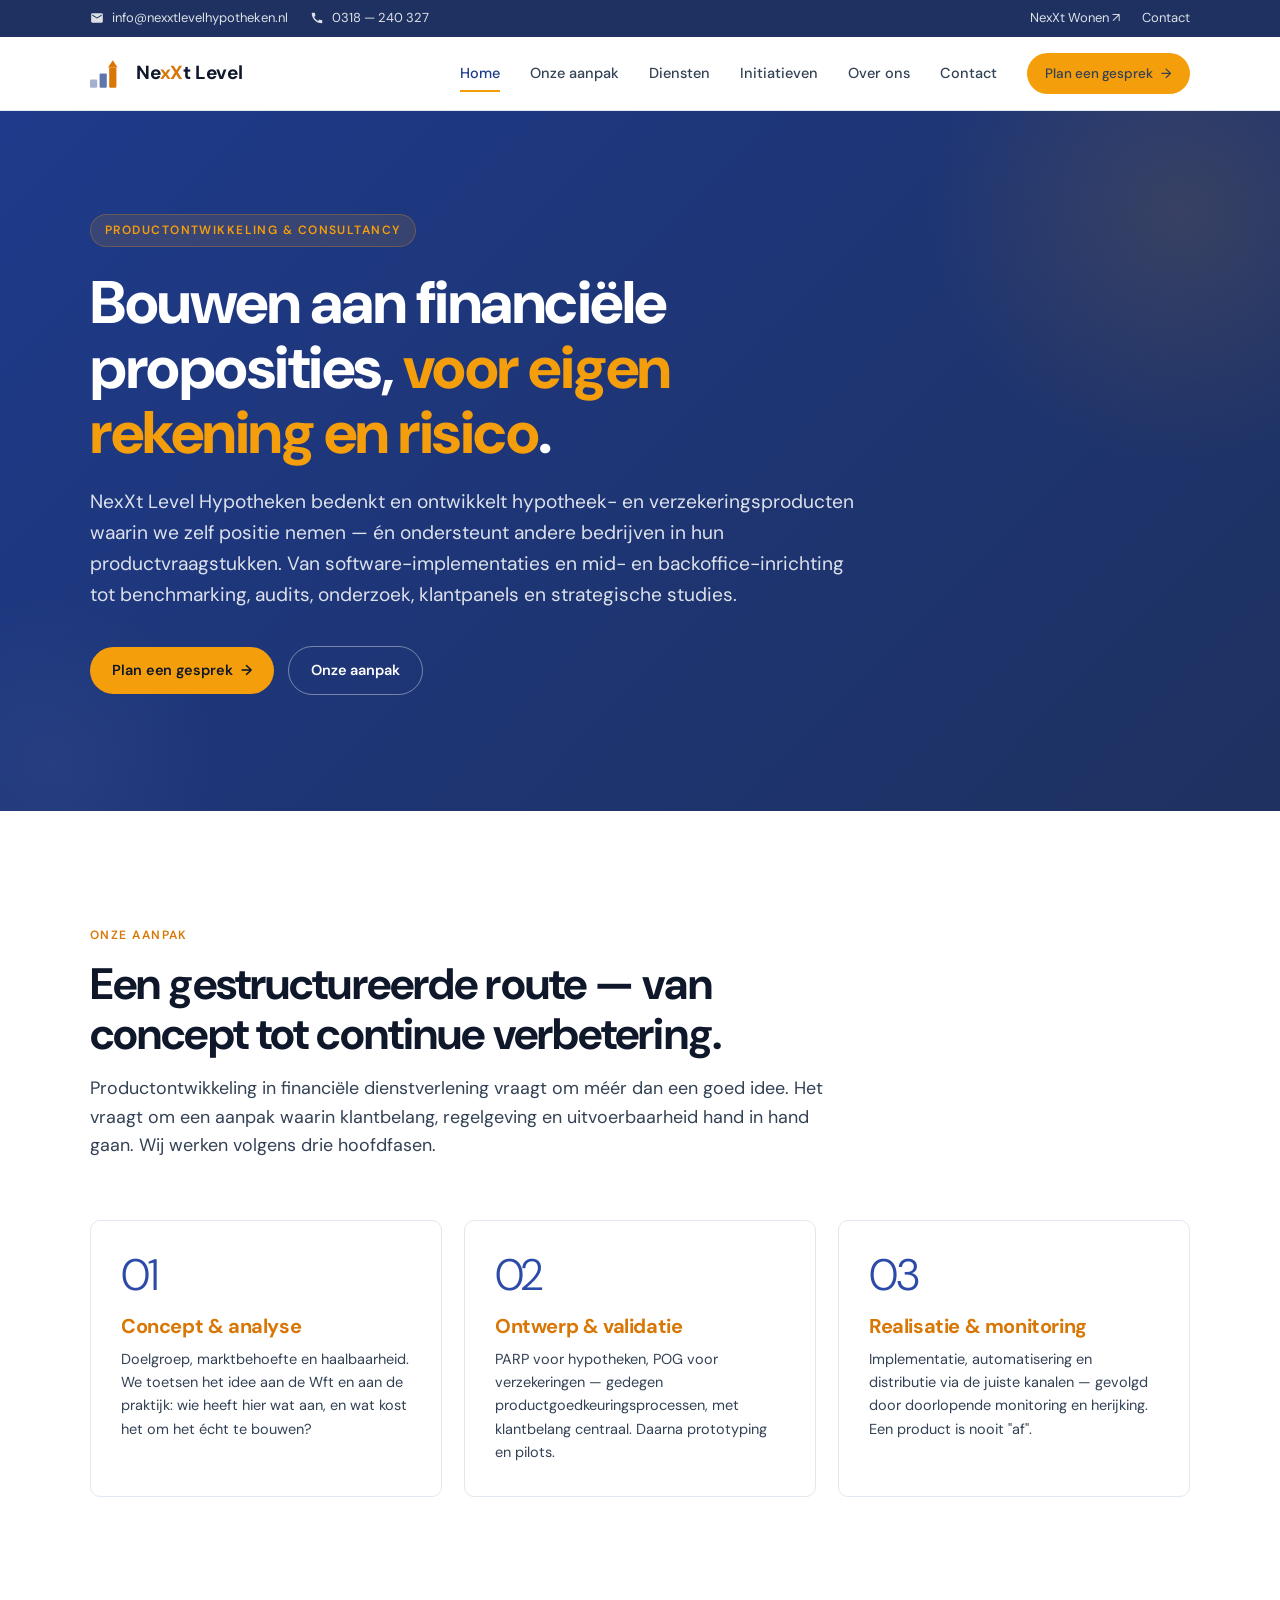
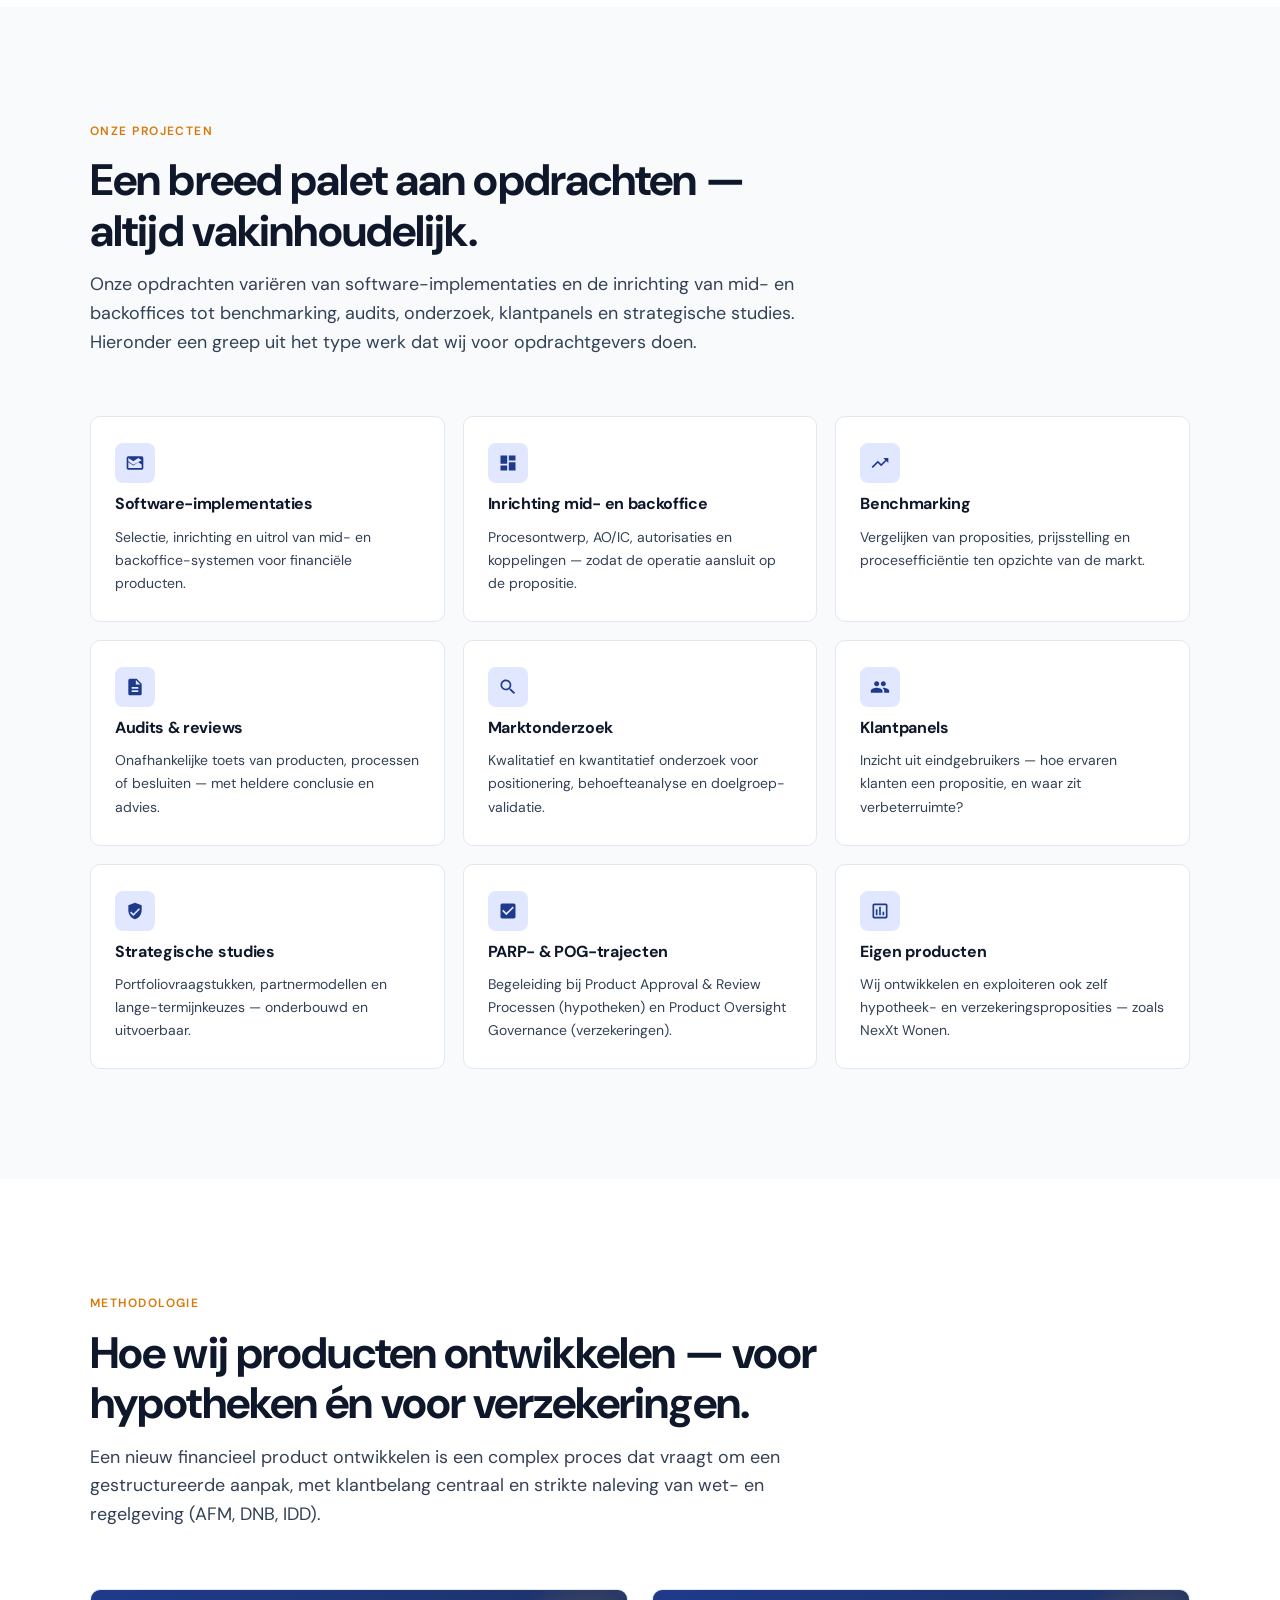
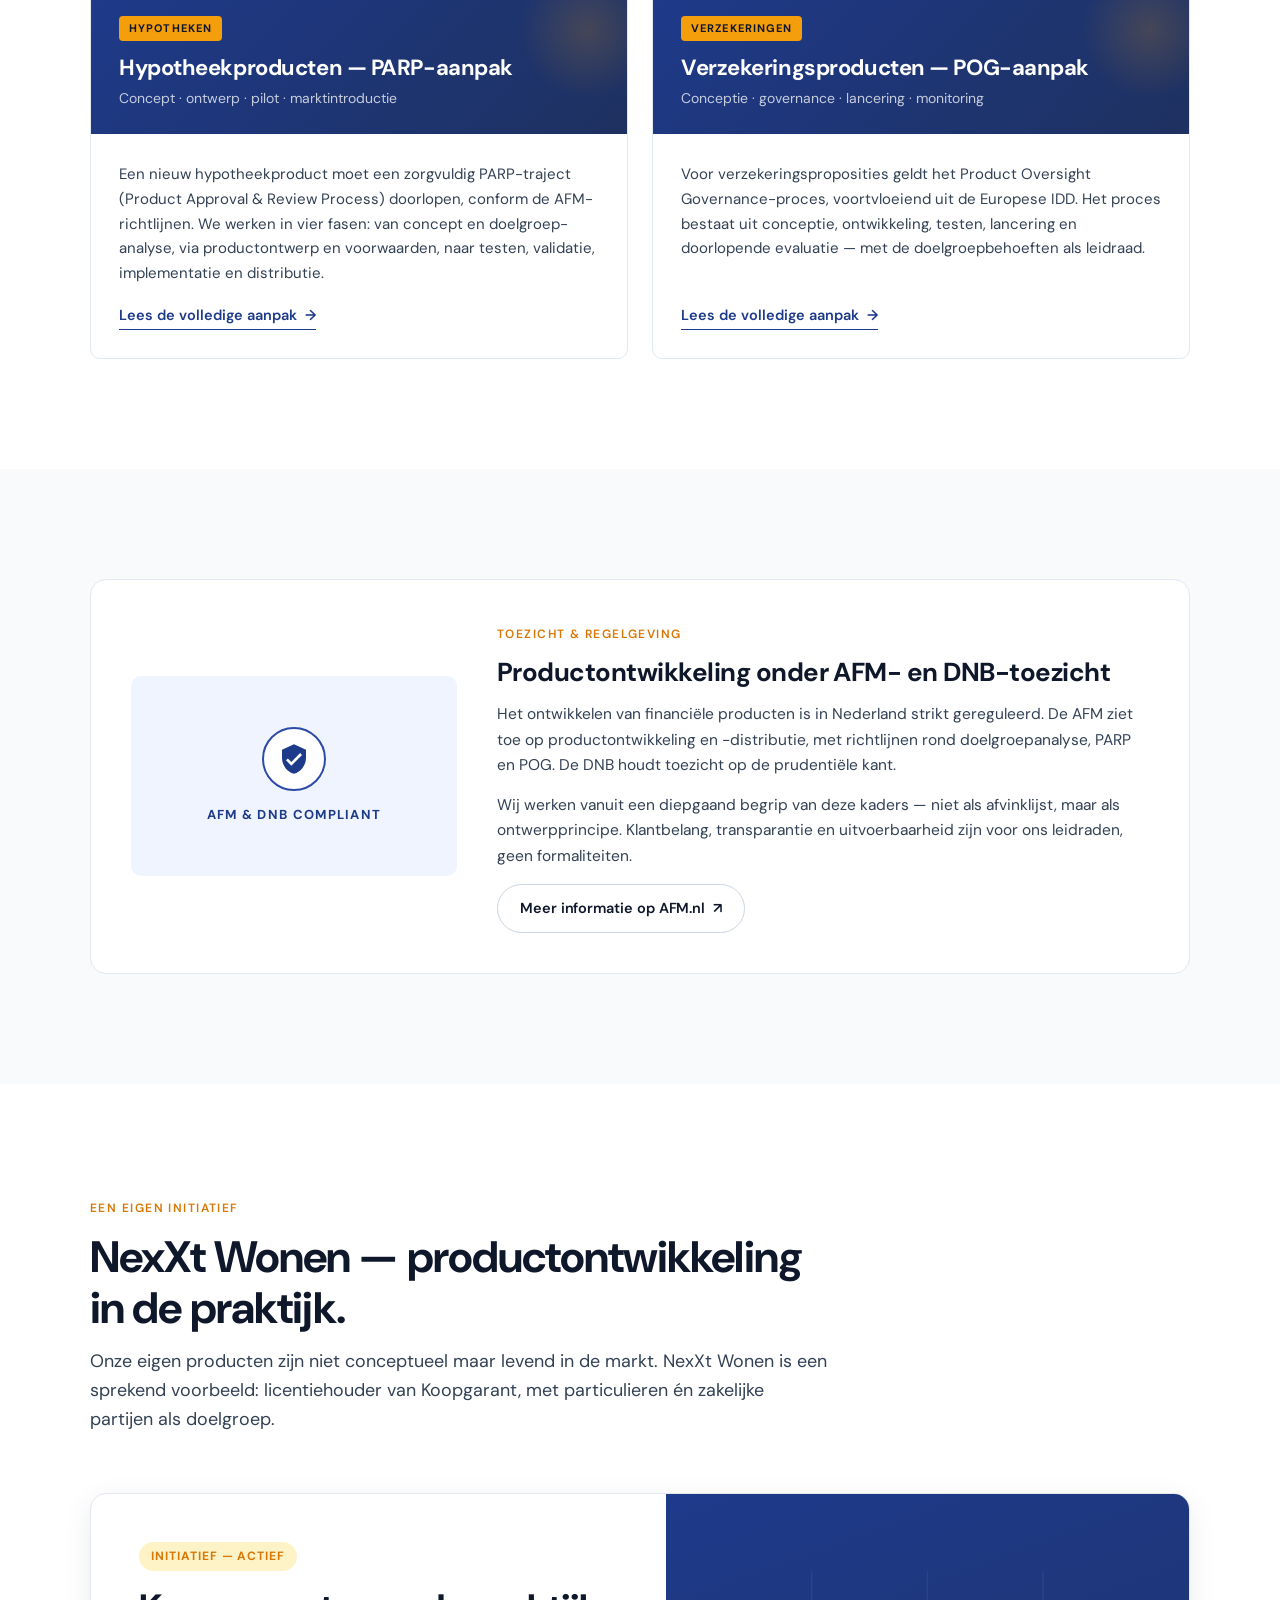
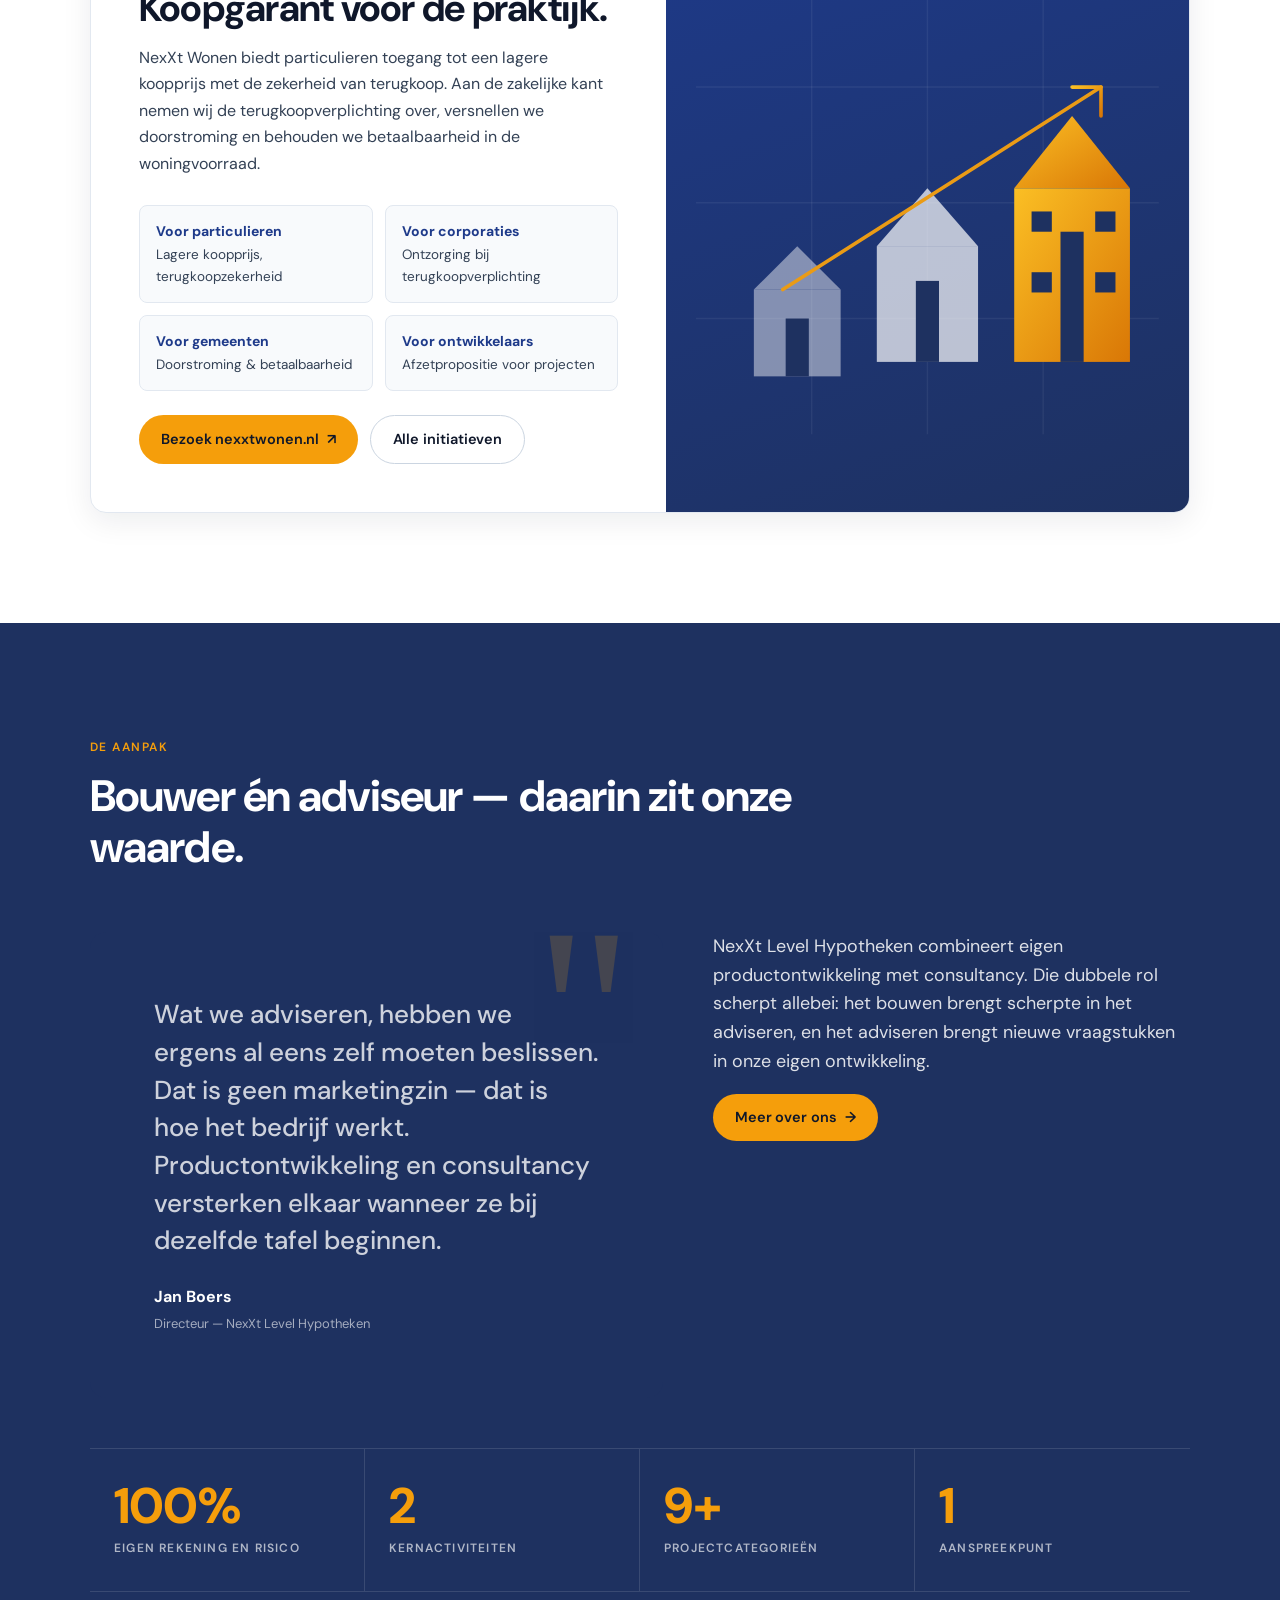
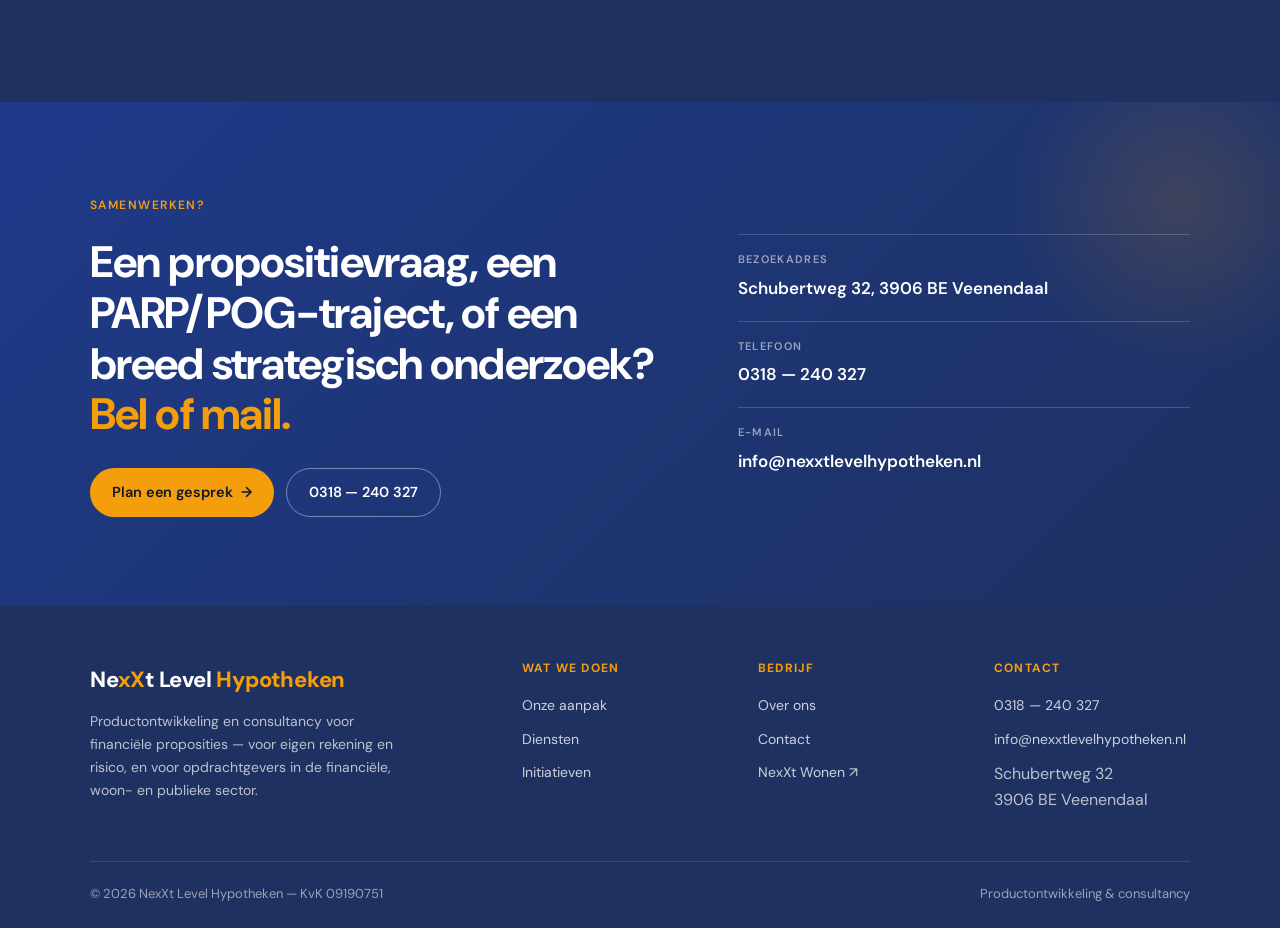
<file: index.html>
<!doctype html>
<html lang="nl">
<head>
  <meta charset="utf-8" />
  <meta name="viewport" content="width=device-width, initial-scale=1" />
  <title>NexXt Level Hypotheken — Productontwikkeling &amp; consultancy voor financiële proposities</title>
  <meta name="description" content="NexXt Level Hypotheken bedenkt voor eigen rekening en risico hypotheek- en verzekeringsproducten en voert consultancy­trajecten uit — van software-implementaties en mid- en backoffice-inrichting tot benchmarking, audits, onderzoek, klantpanels en strategische studies." />
  <meta name="theme-color" content="#1e3a8a" />
  <link rel="icon" type="image/svg+xml" href="assets/logo.svg" />
  <link rel="preconnect" href="https://fonts.googleapis.com" />
  <link rel="preconnect" href="https://fonts.gstatic.com" crossorigin />
  <link href="https://fonts.googleapis.com/css2?family=DM+Sans:opsz,wght@9..40,300;9..40,400;9..40,500;9..40,600;9..40,700;9..40,800&display=swap" rel="stylesheet" />
  <link rel="stylesheet" href="css/styles.css" />
</head>
<body>

  <!-- Slim topbar -->
  <div class="topbar">
    <div class="topbar-inner">
      <div class="topbar-left">
        <a class="topbar-item" href="mailto:info@nexxtlevelhypotheken.nl">
          <svg viewBox="0 0 24 24" fill="currentColor"><path d="M20 4H4c-1.1 0-2 .9-2 2v12c0 1.1.9 2 2 2h16c1.1 0 2-.9 2-2V6c0-1.1-.9-2-2-2zm0 4l-8 5-8-5V6l8 5 8-5v2z"/></svg>
          info@nexxtlevelhypotheken.nl
        </a>
        <a class="topbar-item" href="tel:+31318240327">
          <svg viewBox="0 0 24 24" fill="currentColor"><path d="M20.01 15.38c-1.23 0-2.42-.2-3.53-.56-.35-.12-.74-.03-1.01.24l-1.57 1.97c-2.83-1.35-5.48-3.9-6.89-6.83l1.95-1.66c.27-.28.35-.67.24-1.02-.37-1.11-.56-2.3-.56-3.53 0-.54-.45-.99-.99-.99H4.19C3.65 3 3 3.24 3 3.99 3 13.28 10.73 21 20.01 21c.71 0 .99-.63.99-1.18v-3.45c0-.54-.45-.99-.99-.99z"/></svg>
          0318 — 240 327
        </a>
      </div>
      <div class="topbar-right">
        <a href="https://www.nexxtwonen.nl" target="_blank" rel="noopener">NexXt Wonen ↗</a>
        <a href="contact.html">Contact</a>
      </div>
    </div>
  </div>

  <!-- Navigation -->
  <header class="nav">
    <div class="nav-inner">
      <a class="nav-logo" href="index.html" aria-label="NexXt Level Hypotheken">
        <svg width="36" height="30" viewBox="0 0 60 50" aria-hidden="true">
          <rect x="0"  y="34" width="12" height="14" rx="2" fill="#1e3a8a" opacity="0.4"/>
          <rect x="16" y="24" width="12" height="24" rx="2" fill="#1e3a8a" opacity="0.7"/>
          <rect x="32" y="14" width="12" height="34" rx="2" fill="#d97706"/>
          <polygon points="30,14 38,2 46,14" fill="#d97706"/>
        </svg>
        <span class="nav-logo-text">Ne<span class="x-orange">xX</span>t Level</span>
      </a>
      <nav class="nav-links" aria-label="Hoofdnavigatie">
        <a href="index.html">Home</a>
        <a href="aanpak.html">Onze aanpak</a>
        <a href="diensten.html">Diensten</a>
        <a href="initiatieven.html">Initiatieven</a>
        <a href="over-ons.html">Over ons</a>
        <a href="contact.html">Contact</a>
        <a class="btn btn-orange" href="contact.html">Plan een gesprek <span class="arrow">→</span></a>
      </nav>
      <button class="nav-toggle" aria-label="Menu openen">
        <span></span><span></span><span></span>
      </button>
    </div>
  </header>

  <!-- Hero -->
  <section class="hero">
    <div class="wrap">
      <div class="hero-inner">
        <span class="eyebrow">Productontwikkeling &amp; consultancy</span>
        <h1>Bouwen aan financiële proposities, <span class="accent">voor eigen rekening en risico</span>.</h1>
        <p class="lead">
          NexXt Level Hypotheken bedenkt en ontwikkelt hypotheek- en verzekerings­producten waarin
          we zelf positie nemen — én ondersteunt andere bedrijven in hun productvraagstukken.
          Van software-implementaties en mid- en backoffice-inrichting tot benchmarking,
          audits, onderzoek, klantpanels en strategische studies.
        </p>
        <div class="hero-cta">
          <a class="btn btn-orange" href="contact.html">Plan een gesprek <span class="arrow">→</span></a>
          <a class="btn btn-ghost" href="aanpak.html">Onze aanpak</a>
        </div>
      </div>
    </div>
  </section>

  <!-- Onze aanpak — three numbered cards -->
  <section class="section">
    <div class="wrap">
      <div class="section-header reveal">
        <span class="eyebrow">Onze aanpak</span>
        <h2>Een gestructureerde route — van concept tot continue verbetering.</h2>
        <p class="lead">Productontwikkeling in financiële dienstverlening vraagt om méér dan een goed idee. Het vraagt om een aanpak waarin klantbelang, regelgeving en uitvoerbaarheid hand in hand gaan. Wij werken volgens drie hoofdfasen.</p>
      </div>

      <div class="numbered-cards reveal">
        <article class="num-card">
          <span class="num">01</span>
          <h3>Concept &amp; analyse</h3>
          <p>Doelgroep, marktbehoefte en haalbaarheid. We toetsen het idee aan de Wft en aan de praktijk: wie heeft hier wat aan, en wat kost het om het écht te bouwen?</p>
        </article>
        <article class="num-card">
          <span class="num">02</span>
          <h3>Ontwerp &amp; validatie</h3>
          <p>PARP voor hypotheken, POG voor verzekeringen — gedegen productgoedkeurings­processen, met klantbelang centraal. Daarna prototyping en pilots.</p>
        </article>
        <article class="num-card">
          <span class="num">03</span>
          <h3>Realisatie &amp; monitoring</h3>
          <p>Implementatie, automatisering en distributie via de juiste kanalen — gevolgd door doorlopende monitoring en herijking. Een product is nooit "af".</p>
        </article>
      </div>
    </div>
  </section>

  <!-- Projects variety -->
  <section class="section tint">
    <div class="wrap">
      <div class="section-header reveal">
        <span class="eyebrow">Onze projecten</span>
        <h2>Een breed palet aan opdrachten — altijd vakinhoudelijk.</h2>
        <p class="lead">Onze opdrachten variëren van software-implementaties en de inrichting van mid- en backoffices tot benchmarking, audits, onderzoek, klantpanels en strategische studies. Hieronder een greep uit het type werk dat wij voor opdrachtgevers doen.</p>
      </div>

      <div class="projects-grid reveal">
        <article class="project-tile">
          <span class="tile-icon"><svg viewBox="0 0 24 24" fill="currentColor"><path d="M20 4H4c-1.11 0-2 .89-2 2v12c0 1.1.89 2 2 2h16c1.1 0 1.99-.9 1.99-2L22 6c0-1.11-.9-2-2-2zm0 14H4v-7l6 4 6-4 4 2.67V18zm0-9.33L10 14 4 10V6l6 4 6-4 4 2.67v0z"/></svg></span>
          <h4>Software-implementaties</h4>
          <p>Selectie, inrichting en uitrol van mid- en backoffice-systemen voor financiële producten.</p>
        </article>
        <article class="project-tile">
          <span class="tile-icon"><svg viewBox="0 0 24 24" fill="currentColor"><path d="M3 13h8V3H3v10zm0 8h8v-6H3v6zm10 0h8V11h-8v10zm0-18v6h8V3h-8z"/></svg></span>
          <h4>Inrichting mid- en backoffice</h4>
          <p>Procesontwerp, AO/IC, autorisaties en koppelingen — zodat de operatie aansluit op de propositie.</p>
        </article>
        <article class="project-tile">
          <span class="tile-icon"><svg viewBox="0 0 24 24" fill="currentColor"><path d="M16 6l2.29 2.29-4.88 4.88-4-4L2 16.59 3.41 18l6-6 4 4 6.3-6.29L22 12V6z"/></svg></span>
          <h4>Benchmarking</h4>
          <p>Vergelijken van proposities, prijsstelling en proces­efficiëntie ten opzichte van de markt.</p>
        </article>
        <article class="project-tile">
          <span class="tile-icon"><svg viewBox="0 0 24 24" fill="currentColor"><path d="M14 2H6c-1.1 0-1.99.9-1.99 2L4 20c0 1.1.89 2 1.99 2H18c1.1 0 2-.9 2-2V8l-6-6zm2 16H8v-2h8v2zm0-4H8v-2h8v2zm-3-5V3.5L18.5 9H13z"/></svg></span>
          <h4>Audits &amp; reviews</h4>
          <p>Onafhankelijke toets van producten, processen of besluiten — met heldere conclusie en advies.</p>
        </article>
        <article class="project-tile">
          <span class="tile-icon"><svg viewBox="0 0 24 24" fill="currentColor"><path d="M15.5 14h-.79l-.28-.27C15.41 12.59 16 11.11 16 9.5 16 5.91 13.09 3 9.5 3S3 5.91 3 9.5 5.91 16 9.5 16c1.61 0 3.09-.59 4.23-1.57l.27.28v.79l5 4.99L20.49 19l-4.99-5zm-6 0C7.01 14 5 11.99 5 9.5S7.01 5 9.5 5 14 7.01 14 9.5 11.99 14 9.5 14z"/></svg></span>
          <h4>Marktonderzoek</h4>
          <p>Kwalitatief en kwantitatief onderzoek voor positionering, behoefte­analyse en doelgroep­validatie.</p>
        </article>
        <article class="project-tile">
          <span class="tile-icon"><svg viewBox="0 0 24 24" fill="currentColor"><path d="M16 11c1.66 0 2.99-1.34 2.99-3S17.66 5 16 5c-1.66 0-3 1.34-3 3s1.34 3 3 3zm-8 0c1.66 0 2.99-1.34 2.99-3S9.66 5 8 5C6.34 5 5 6.34 5 8s1.34 3 3 3zm0 2c-2.33 0-7 1.17-7 3.5V19h14v-2.5c0-2.33-4.67-3.5-7-3.5zm8 0c-.29 0-.62.02-.97.05 1.16.84 1.97 1.97 1.97 3.45V19h6v-2.5c0-2.33-4.67-3.5-7-3.5z"/></svg></span>
          <h4>Klantpanels</h4>
          <p>Inzicht uit eindgebruikers — hoe ervaren klanten een propositie, en waar zit verbeterruimte?</p>
        </article>
        <article class="project-tile">
          <span class="tile-icon"><svg viewBox="0 0 24 24" fill="currentColor"><path d="M12 2L4 5v6.09c0 5.05 3.41 9.76 8 10.91 4.59-1.15 8-5.86 8-10.91V5l-8-3zm-2 16l-4-4 1.41-1.41L10 15.17l6.59-6.59L18 10l-8 8z"/></svg></span>
          <h4>Strategische studies</h4>
          <p>Portfolio­vraagstukken, partner­modellen en lange-termijnkeuzes — onderbouwd en uitvoerbaar.</p>
        </article>
        <article class="project-tile">
          <span class="tile-icon"><svg viewBox="0 0 24 24" fill="currentColor"><path d="M19 3H5c-1.11 0-2 .9-2 2v14c0 1.1.89 2 2 2h14c1.1 0 2-.9 2-2V5c0-1.1-.9-2-2-2zm-9 14l-5-5 1.41-1.41L10 14.17l7.59-7.59L19 8l-9 9z"/></svg></span>
          <h4>PARP- &amp; POG-trajecten</h4>
          <p>Begeleiding bij Product Approval &amp; Review Processen (hypotheken) en Product Oversight Governance (verzekeringen).</p>
        </article>
        <article class="project-tile">
          <span class="tile-icon"><svg viewBox="0 0 24 24" fill="currentColor"><path d="M19 5v14H5V5h14m0-2H5c-1.1 0-2 .9-2 2v14c0 1.1.9 2 2 2h14c1.1 0 2-.9 2-2V5c0-1.1-.9-2-2-2zM7 10h2v7H7zm4-3h2v10h-2zm4 6h2v4h-2z"/></svg></span>
          <h4>Eigen producten</h4>
          <p>Wij ontwikkelen en exploiteren ook zelf hypotheek- en verzekerings­proposities — zoals NexXt Wonen.</p>
        </article>
      </div>
    </div>
  </section>

  <!-- Methodology preview cards -->
  <section class="section">
    <div class="wrap">
      <div class="section-header reveal">
        <span class="eyebrow">Methodologie</span>
        <h2>Hoe wij producten ontwikkelen — voor hypotheken én voor verzekeringen.</h2>
        <p class="lead">Een nieuw financieel product ontwikkelen is een complex proces dat vraagt om een gestructureerde aanpak, met klantbelang centraal en strikte naleving van wet- en regelgeving (AFM, DNB, IDD).</p>
      </div>

      <div class="article-row reveal">
        <article class="article-card">
          <div class="top-band">
            <span class="badge">Hypotheken</span>
            <h3>Hypotheekproducten — PARP-aanpak</h3>
            <span class="subtitle">Concept · ontwerp · pilot · marktintroductie</span>
          </div>
          <div class="body">
            <p>Een nieuw hypotheek­product moet een zorgvuldig PARP-traject (Product Approval &amp; Review Process) doorlopen, conform de AFM-richtlijnen. We werken in vier fasen: van concept en doelgroep­analyse, via productontwerp en voorwaarden, naar testen, validatie, implementatie en distributie.</p>
            <a class="read-link" href="aanpak.html#hypotheken">Lees de volledige aanpak <span>→</span></a>
          </div>
        </article>

        <article class="article-card">
          <div class="top-band">
            <span class="badge">Verzekeringen</span>
            <h3>Verzekeringsproducten — POG-aanpak</h3>
            <span class="subtitle">Conceptie · governance · lancering · monitoring</span>
          </div>
          <div class="body">
            <p>Voor verzekerings­proposities geldt het Product Oversight Governance-proces, voortvloeiend uit de Europese IDD. Het proces bestaat uit conceptie, ontwikkeling, testen, lancering en doorlopende evaluatie — met de doelgroep­behoeften als leidraad.</p>
            <a class="read-link" href="aanpak.html#verzekeringen">Lees de volledige aanpak <span>→</span></a>
          </div>
        </article>
      </div>
    </div>
  </section>

  <!-- AFM info card -->
  <section class="section tint">
    <div class="wrap">
      <div class="info-card reveal">
        <div class="info-card-visual">
          <span class="icon-wrap">
            <svg viewBox="0 0 24 24" fill="currentColor"><path d="M12 1L3 5v6c0 5.55 3.84 10.74 9 12 5.16-1.26 9-6.45 9-12V5l-9-4zm-2 16l-4-4 1.41-1.41L10 14.17l6.59-6.59L18 9l-8 8z"/></svg>
          </span>
          <span class="label">AFM &amp; DNB compliant</span>
        </div>
        <div class="info-card-content">
          <span class="eyebrow">Toezicht &amp; regelgeving</span>
          <h3>Productontwikkeling onder AFM- en DNB-toezicht</h3>
          <p>Het ontwikkelen van financiële producten is in Nederland strikt gereguleerd. De AFM ziet toe op productontwikkeling en -distributie, met richtlijnen rond doelgroep­analyse, PARP en POG. De DNB houdt toezicht op de prudentiële kant.</p>
          <p>Wij werken vanuit een diepgaand begrip van deze kaders — niet als afvinklijst, maar als ontwerpprincipe. Klantbelang, transparantie en uitvoerbaarheid zijn voor ons leidraden, geen formaliteiten.</p>
          <a class="btn btn-ghost-dark" href="https://www.afm.nl/nl-nl/sector/themas/dienstverlening-aan-consumenten/financiele-producten/productontwikkeling--en-distributie" target="_blank" rel="noopener">Meer informatie op AFM.nl <span class="arrow">↗</span></a>
        </div>
      </div>
    </div>
  </section>

  <!-- Initiative spotlight: NexXt Wonen -->
  <section class="section">
    <div class="wrap">
      <div class="section-header reveal">
        <span class="eyebrow">Een eigen initiatief</span>
        <h2>NexXt Wonen — productontwikkeling in de praktijk.</h2>
        <p class="lead">Onze eigen producten zijn niet conceptueel maar levend in de markt. NexXt Wonen is een sprekend voorbeeld: licentiehouder van Koopgarant, met particulieren én zakelijke partijen als doelgroep.</p>
      </div>

      <div class="spotlight reveal">
        <div class="spotlight-content">
          <span class="badge">Initiatief — Actief</span>
          <h2>Koopgarant voor de praktijk.</h2>
          <p>NexXt Wonen biedt particulieren toegang tot een lagere koopprijs met de zekerheid van terugkoop. Aan de zakelijke kant nemen wij de terugkoop­verplichting over, versnellen we doorstroming en behouden we betaalbaarheid in de woningvoorraad.</p>

          <div class="spotlight-targets">
            <div class="spotlight-target">
              <strong>Voor particulieren</strong>
              <span>Lagere koopprijs, terugkoopzekerheid</span>
            </div>
            <div class="spotlight-target">
              <strong>Voor corporaties</strong>
              <span>Ontzorging bij terugkoopverplichting</span>
            </div>
            <div class="spotlight-target">
              <strong>Voor gemeenten</strong>
              <span>Doorstroming &amp; betaalbaarheid</span>
            </div>
            <div class="spotlight-target">
              <strong>Voor ontwikkelaars</strong>
              <span>Afzetpropositie voor projecten</span>
            </div>
          </div>

          <div class="spotlight-cta">
            <a class="btn btn-orange" href="https://www.nexxtwonen.nl" target="_blank" rel="noopener">Bezoek nexxtwonen.nl <span class="arrow">↗</span></a>
            <a class="btn btn-ghost-dark" href="initiatieven.html">Alle initiatieven</a>
          </div>
        </div>

        <div class="spotlight-visual" aria-hidden="true">
          <svg viewBox="0 0 320 320" width="100%" height="100%">
            <defs>
              <linearGradient id="splOrange" x1="0" y1="0" x2="1" y2="1">
                <stop offset="0%" stop-color="#fbbf24"/>
                <stop offset="100%" stop-color="#d97706"/>
              </linearGradient>
            </defs>
            <g stroke="rgba(255,255,255,0.06)" stroke-width="1">
              <line x1="0" y1="80"  x2="320" y2="80"/>
              <line x1="0" y1="160" x2="320" y2="160"/>
              <line x1="0" y1="240" x2="320" y2="240"/>
              <line x1="80"  y1="0" x2="80"  y2="320"/>
              <line x1="160" y1="0" x2="160" y2="320"/>
              <line x1="240" y1="0" x2="240" y2="320"/>
            </g>
            <g transform="translate(40,180)">
              <polygon points="0,40 30,10 60,40" fill="rgba(255,255,255,0.45)"/>
              <rect x="0" y="40" width="60" height="60" fill="rgba(255,255,255,0.45)"/>
              <rect x="22" y="60" width="16" height="40" fill="#1e3160"/>
            </g>
            <g transform="translate(125,140)">
              <polygon points="0,50 35,10 70,50" fill="rgba(255,255,255,0.7)"/>
              <rect x="0" y="50" width="70" height="80" fill="rgba(255,255,255,0.7)"/>
              <rect x="27" y="74" width="16" height="56" fill="#1e3160"/>
            </g>
            <g transform="translate(220,90)">
              <polygon points="0,60 40,10 80,60" fill="url(#splOrange)"/>
              <rect x="0" y="60" width="80" height="120" fill="url(#splOrange)"/>
              <rect x="32" y="90" width="16" height="90" fill="#1e3160"/>
              <rect x="12" y="76" width="14" height="14" fill="#1e3160"/>
              <rect x="56" y="76" width="14" height="14" fill="#1e3160"/>
              <rect x="12" y="118" width="14" height="14" fill="#1e3160"/>
              <rect x="56" y="118" width="14" height="14" fill="#1e3160"/>
            </g>
            <g stroke="url(#splOrange)" stroke-width="2.5" fill="none" stroke-linecap="round" stroke-linejoin="round">
              <line x1="60" y1="220" x2="280" y2="80"/>
              <polyline points="260,80 280,80 280,100"/>
            </g>
          </svg>
        </div>
      </div>
    </div>
  </section>

  <!-- Founder quote + stats -->
  <section class="section dark">
    <div class="wrap">
      <div class="section-header reveal" style="max-width: 800px;">
        <span class="eyebrow light">De aanpak</span>
        <h2 style="color: var(--paper);">Bouwer én adviseur — daarin zit onze waarde.</h2>
      </div>

      <div class="founder-split reveal">
        <div>
          <div class="quote-block">
            <p class="quote-text">Wat we adviseren, hebben we ergens al eens zelf moeten beslissen. Dat is geen marketingzin — dat is hoe het bedrijf werkt. Productontwikkeling en consultancy versterken elkaar wanneer ze bij dezelfde tafel beginnen.</p>
            <div class="quote-author">Jan Boers</div>
            <div class="quote-role">Directeur — NexXt Level Hypotheken</div>
          </div>
        </div>
        <div>
          <p class="lead" style="color: rgba(255,255,255,0.85);">
            NexXt Level Hypotheken combineert eigen productontwikkeling met consultancy. Die dubbele
            rol scherpt allebei: het bouwen brengt scherpte in het adviseren, en het adviseren brengt
            nieuwe vraagstukken in onze eigen ontwikkeling.
          </p>
          <a class="btn btn-orange" style="margin-top: 18px;" href="over-ons.html">Meer over ons <span class="arrow">→</span></a>
        </div>
      </div>

      <div class="stats-strip reveal">
        <div class="stat-item"><div class="stat-num">100%</div><div class="stat-label">Eigen rekening en risico</div></div>
        <div class="stat-item"><div class="stat-num">2</div><div class="stat-label">Kernactiviteiten</div></div>
        <div class="stat-item"><div class="stat-num">9+</div><div class="stat-label">Project­categorieën</div></div>
        <div class="stat-item"><div class="stat-num">1</div><div class="stat-label">Aanspreekpunt</div></div>
      </div>
    </div>
  </section>

  <!-- CTA -->
  <section class="cta">
    <div class="wrap">
      <div class="cta-grid reveal">
        <div>
          <span class="eyebrow light">Samenwerken?</span>
          <h2 style="margin-top: 8px;">Een propositievraag, een PARP/POG-traject, of een breed strategisch onderzoek? <span class="accent">Bel of mail.</span></h2>
          <div style="display:flex; gap:12px; flex-wrap:wrap; margin-top: 28px;">
            <a class="btn btn-orange" href="contact.html">Plan een gesprek <span class="arrow">→</span></a>
            <a class="btn btn-ghost" href="tel:+31318240327">0318 — 240 327</a>
          </div>
        </div>
        <div class="cta-info">
          <div class="row">
            <span class="label">Bezoekadres</span>
            <span class="value">Schubertweg 32, 3906 BE Veenendaal</span>
          </div>
          <div class="row">
            <span class="label">Telefoon</span>
            <a class="value" href="tel:+31318240327">0318 — 240 327</a>
          </div>
          <div class="row">
            <span class="label">E-mail</span>
            <a class="value" href="mailto:info@nexxtlevelhypotheken.nl">info@nexxtlevelhypotheken.nl</a>
          </div>
        </div>
      </div>
    </div>
  </section>

  <!-- Footer -->
  <footer class="foot">
    <div class="wrap">
      <div class="foot-grid">
        <div class="foot-col foot-brand-block">
          <span class="foot-logo">Ne<span class="x-orange">xX</span>t Level <span class="x-orange">Hypotheken</span></span>
          <p>Productontwikkeling en consultancy voor financiële proposities — voor eigen rekening en risico, en voor opdrachtgevers in de financiële, woon- en publieke sector.</p>
        </div>
        <div class="foot-col">
          <h4>Wat we doen</h4>
          <ul>
            <li><a href="aanpak.html">Onze aanpak</a></li>
            <li><a href="diensten.html">Diensten</a></li>
            <li><a href="initiatieven.html">Initiatieven</a></li>
          </ul>
        </div>
        <div class="foot-col">
          <h4>Bedrijf</h4>
          <ul>
            <li><a href="over-ons.html">Over ons</a></li>
            <li><a href="contact.html">Contact</a></li>
            <li><a href="https://www.nexxtwonen.nl" target="_blank" rel="noopener">NexXt Wonen ↗</a></li>
          </ul>
        </div>
        <div class="foot-col">
          <h4>Contact</h4>
          <ul>
            <li><a href="tel:+31318240327">0318 — 240 327</a></li>
            <li><a href="mailto:info@nexxtlevelhypotheken.nl">info@nexxtlevelhypotheken.nl</a></li>
            <li style="color: rgba(255,255,255,0.7); margin-top: 10px;">Schubertweg 32<br/>3906 BE Veenendaal</li>
          </ul>
        </div>
      </div>
      <div class="foot-bottom">
        <span>© <span id="year">2026</span> NexXt Level Hypotheken — KvK 09190751</span>
        <span>Productontwikkeling &amp; consultancy</span>
      </div>
    </div>
  </footer>

  <script src="js/script.js"></script>
</body>
</html>
</file>
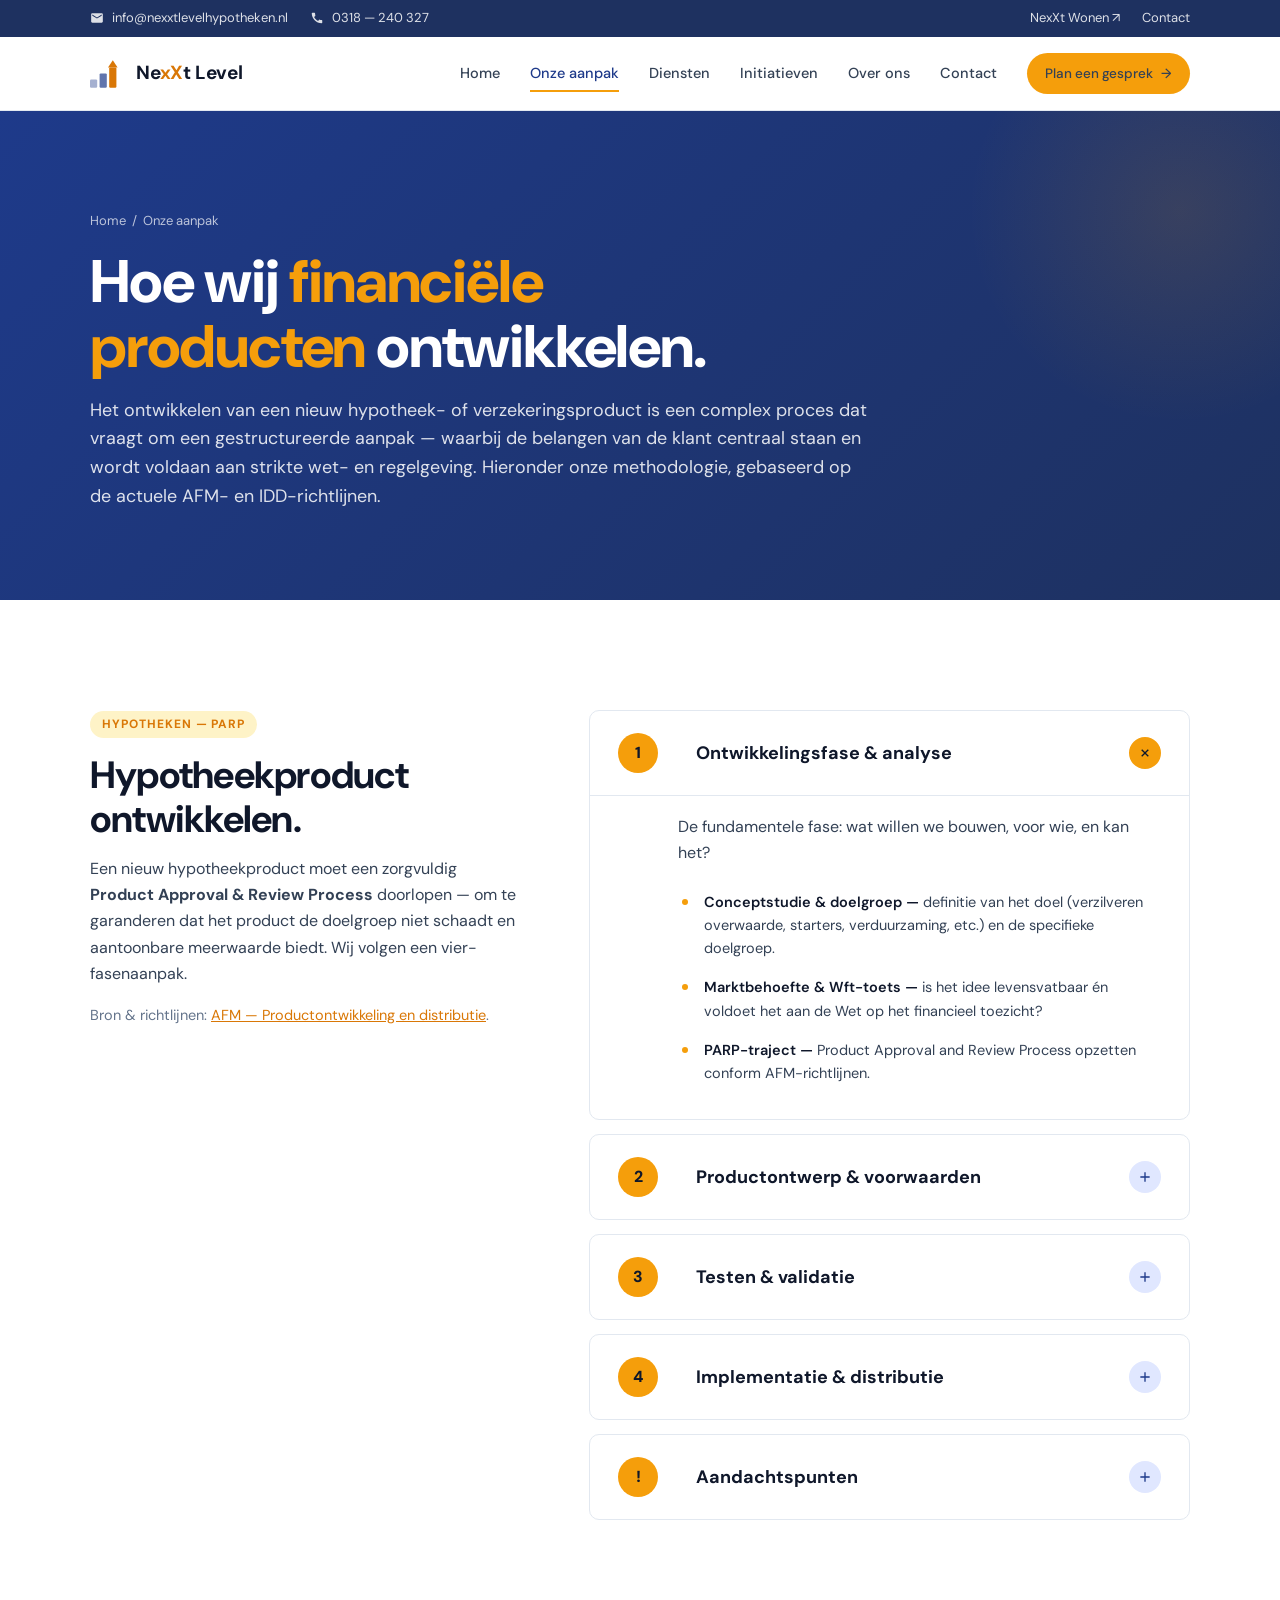
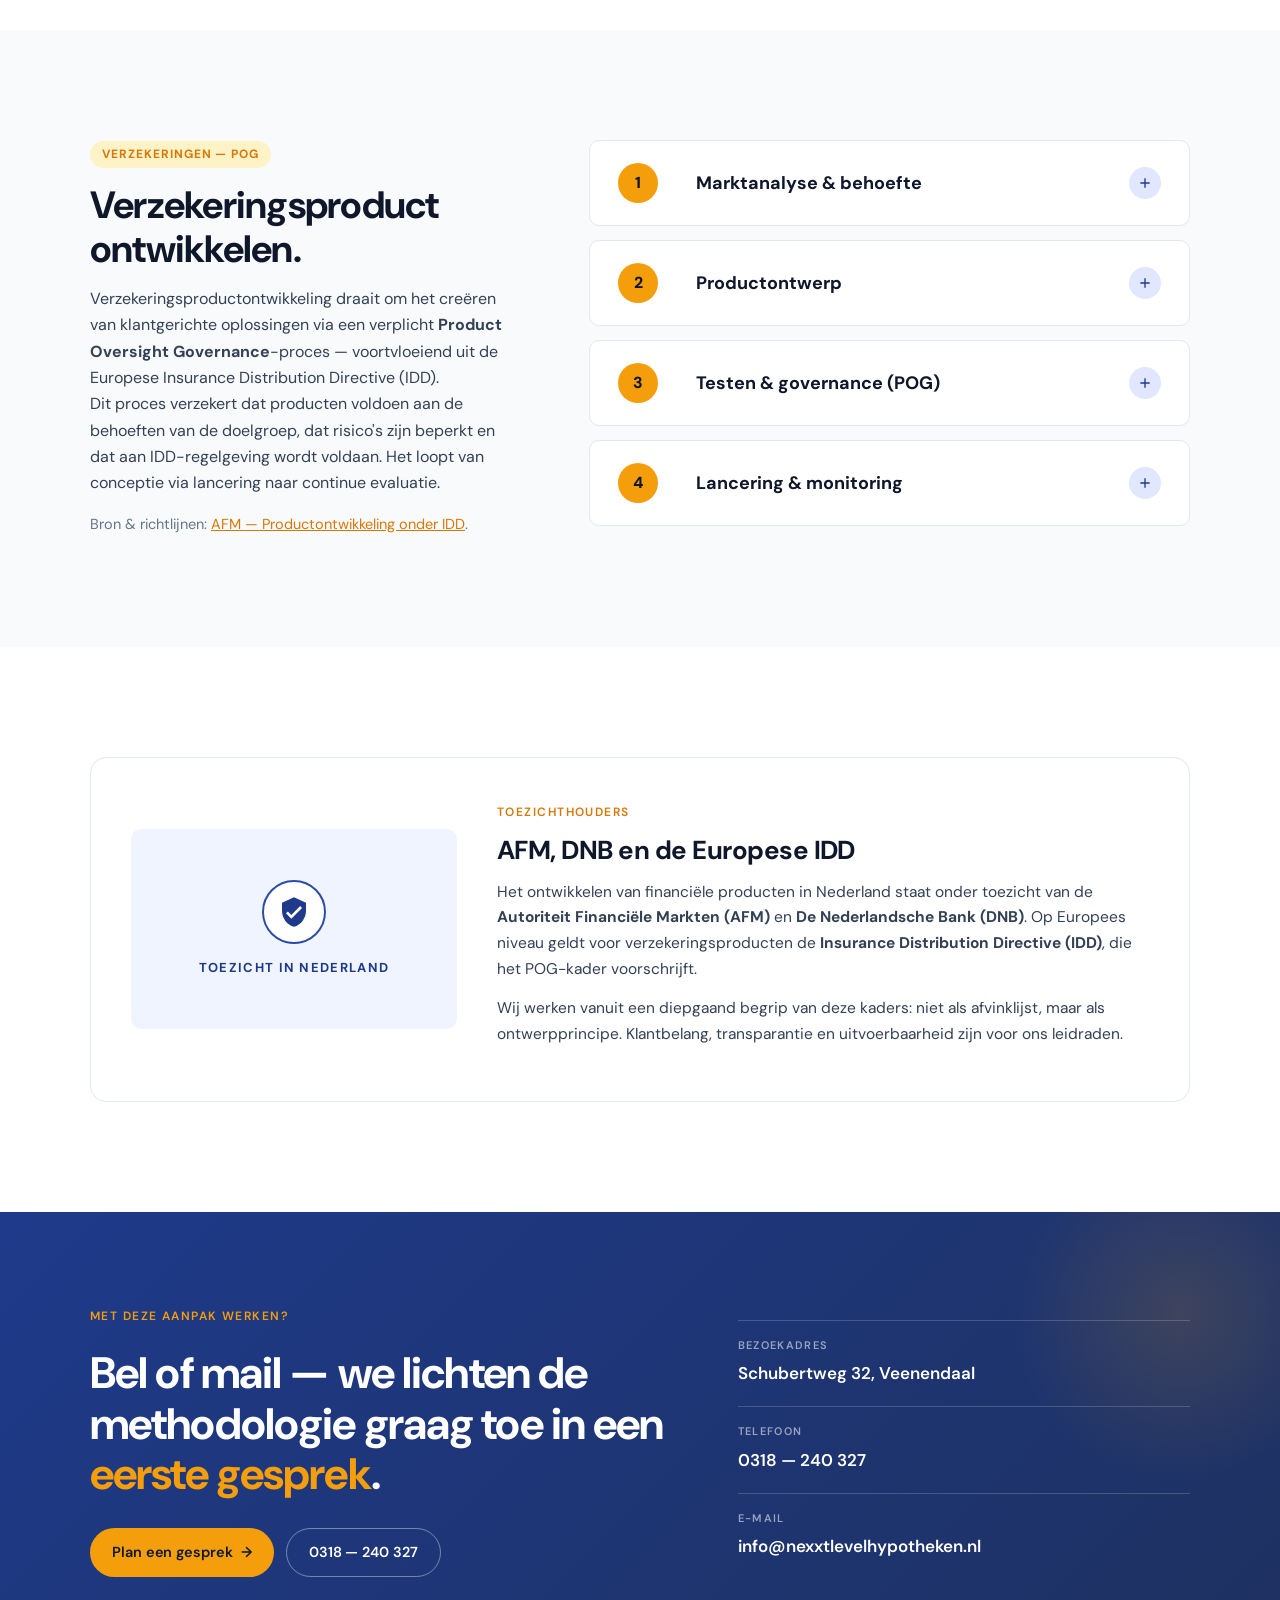
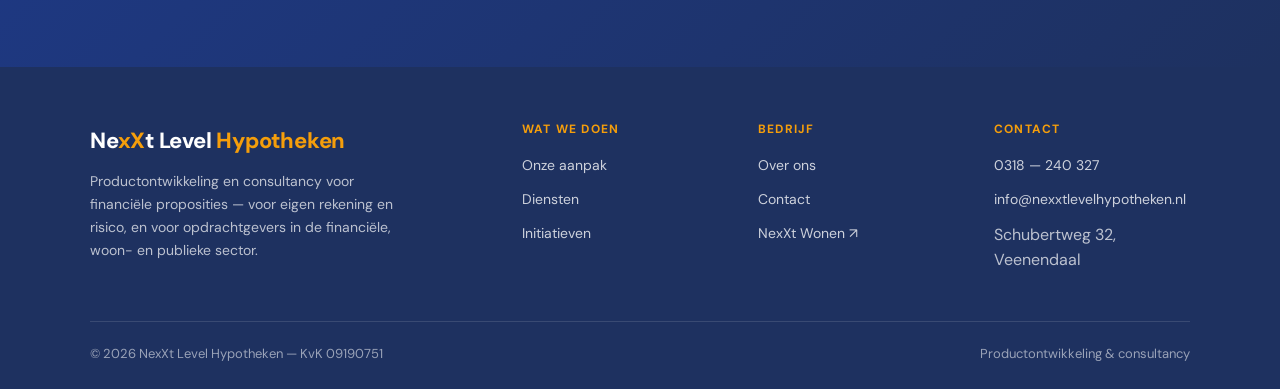
<file: aanpak.html>
<!doctype html>
<html lang="nl">
<head>
  <meta charset="utf-8" />
  <meta name="viewport" content="width=device-width, initial-scale=1" />
  <title>Onze aanpak — NexXt Level Hypotheken</title>
  <meta name="description" content="Hoe NexXt Level Hypotheken financiële producten ontwikkelt: PARP voor hypotheken, POG voor verzekeringen — gestructureerd, klantgericht en in lijn met AFM- en IDD-richtlijnen." />
  <meta name="theme-color" content="#1e3a8a" />
  <link rel="icon" type="image/svg+xml" href="assets/logo.svg" />
  <link rel="preconnect" href="https://fonts.googleapis.com" />
  <link rel="preconnect" href="https://fonts.gstatic.com" crossorigin />
  <link href="https://fonts.googleapis.com/css2?family=DM+Sans:opsz,wght@9..40,300;9..40,400;9..40,500;9..40,600;9..40,700;9..40,800&display=swap" rel="stylesheet" />
  <link rel="stylesheet" href="css/styles.css" />
</head>
<body>

  <div class="topbar">
    <div class="topbar-inner">
      <div class="topbar-left">
        <a class="topbar-item" href="mailto:info@nexxtlevelhypotheken.nl">
          <svg viewBox="0 0 24 24" fill="currentColor"><path d="M20 4H4c-1.1 0-2 .9-2 2v12c0 1.1.9 2 2 2h16c1.1 0 2-.9 2-2V6c0-1.1-.9-2-2-2zm0 4l-8 5-8-5V6l8 5 8-5v2z"/></svg>
          info@nexxtlevelhypotheken.nl
        </a>
        <a class="topbar-item" href="tel:+31318240327">
          <svg viewBox="0 0 24 24" fill="currentColor"><path d="M20.01 15.38c-1.23 0-2.42-.2-3.53-.56-.35-.12-.74-.03-1.01.24l-1.57 1.97c-2.83-1.35-5.48-3.9-6.89-6.83l1.95-1.66c.27-.28.35-.67.24-1.02-.37-1.11-.56-2.3-.56-3.53 0-.54-.45-.99-.99-.99H4.19C3.65 3 3 3.24 3 3.99 3 13.28 10.73 21 20.01 21c.71 0 .99-.63.99-1.18v-3.45c0-.54-.45-.99-.99-.99z"/></svg>
          0318 — 240 327
        </a>
      </div>
      <div class="topbar-right">
        <a href="https://www.nexxtwonen.nl" target="_blank" rel="noopener">NexXt Wonen ↗</a>
        <a href="contact.html">Contact</a>
      </div>
    </div>
  </div>

  <header class="nav">
    <div class="nav-inner">
      <a class="nav-logo" href="index.html" aria-label="NexXt Level Hypotheken">
        <svg width="36" height="30" viewBox="0 0 60 50" aria-hidden="true">
          <rect x="0"  y="34" width="12" height="14" rx="2" fill="#1e3a8a" opacity="0.4"/>
          <rect x="16" y="24" width="12" height="24" rx="2" fill="#1e3a8a" opacity="0.7"/>
          <rect x="32" y="14" width="12" height="34" rx="2" fill="#d97706"/>
          <polygon points="30,14 38,2 46,14" fill="#d97706"/>
        </svg>
        <span class="nav-logo-text">Ne<span class="x-orange">xX</span>t Level</span>
      </a>
      <nav class="nav-links" aria-label="Hoofdnavigatie">
        <a href="index.html">Home</a>
        <a href="aanpak.html">Onze aanpak</a>
        <a href="diensten.html">Diensten</a>
        <a href="initiatieven.html">Initiatieven</a>
        <a href="over-ons.html">Over ons</a>
        <a href="contact.html">Contact</a>
        <a class="btn btn-orange" href="contact.html">Plan een gesprek <span class="arrow">→</span></a>
      </nav>
      <button class="nav-toggle" aria-label="Menu openen"><span></span><span></span><span></span></button>
    </div>
  </header>

  <!-- Page header -->
  <section class="page-head">
    <div class="wrap">
      <div class="crumbs"><a href="index.html">Home</a> &nbsp;/&nbsp; Onze aanpak</div>
      <h1>Hoe wij <span class="accent">financiële producten</span> ontwikkelen.</h1>
      <p class="lead">Het ontwikkelen van een nieuw hypotheek- of verzekeringsproduct is een complex proces dat vraagt om een gestructureerde aanpak — waarbij de belangen van de klant centraal staan en wordt voldaan aan strikte wet- en regelgeving. Hieronder onze methodologie, gebaseerd op de actuele AFM- en IDD-richtlijnen.</p>
    </div>
  </section>

  <!-- Hypotheekproducten methodology -->
  <section class="section" id="hypotheken">
    <div class="wrap">
      <div class="two-col">
        <div class="left reveal">
          <span class="num-prefix">Hypotheken — PARP</span>
          <h2>Hypotheekproduct ontwikkelen.</h2>
          <p>Een nieuw hypotheekproduct moet een zorgvuldig <strong>Product Approval &amp; Review Process</strong> doorlopen — om te garanderen dat het product de doelgroep niet schaadt en aantoonbare meerwaarde biedt. Wij volgen een vier-fasenaanpak.</p>
          <p style="margin-top: 16px; font-size: 14.5px; color: var(--muted);">Bron &amp; richtlijnen: <a href="https://www.afm.nl/nl-nl/sector/themas/dienstverlening-aan-consumenten/financiele-producten/productontwikkeling--en-distributie" target="_blank" rel="noopener" style="color: var(--orange-deep); text-decoration: underline;">AFM — Productontwikkeling en distributie</a>.</p>
        </div>

        <div class="right reveal">
          <div class="steps">
            <div class="step">
              <div class="step-head">
                <span class="step-num">1</span>
                <span class="step-title">Ontwikkelingsfase &amp; analyse</span>
                <span class="step-toggle">
                  <svg width="16" height="16" viewBox="0 0 24 24" fill="currentColor"><path d="M19 13h-6v6h-2v-6H5v-2h6V5h2v6h6v2z"/></svg>
                </span>
              </div>
              <div class="step-body">
                <div class="step-body-inner">
                  <p>De fundamentele fase: wat willen we bouwen, voor wie, en kan het?</p>
                  <ul>
                    <li><strong>Conceptstudie &amp; doelgroep —</strong> definitie van het doel (verzilveren overwaarde, starters, verduurzaming, etc.) en de specifieke doelgroep.</li>
                    <li><strong>Marktbehoefte &amp; Wft-toets —</strong> is het idee levensvatbaar én voldoet het aan de Wet op het financieel toezicht?</li>
                    <li><strong>PARP-traject —</strong> Product Approval and Review Process opzetten conform AFM-richtlijnen.</li>
                  </ul>
                </div>
              </div>
            </div>

            <div class="step">
              <div class="step-head">
                <span class="step-num">2</span>
                <span class="step-title">Productontwerp &amp; voorwaarden</span>
                <span class="step-toggle">
                  <svg width="16" height="16" viewBox="0 0 24 24" fill="currentColor"><path d="M19 13h-6v6h-2v-6H5v-2h6V5h2v6h6v2z"/></svg>
                </span>
              </div>
              <div class="step-body">
                <div class="step-body-inner">
                  <p>De fase waarin het product daadwerkelijk vorm krijgt — met klantbelang als hoofdkompas.</p>
                  <ul>
                    <li><strong>Klantbelang centraal —</strong> ontwerpkeuzes die aantoonbaar in het belang van de klant zijn, niet alleen in dat van de aanbieder.</li>
                    <li><strong>Rente &amp; voorwaarden —</strong> renteconstructie en specifieke voorwaarden zoals boeteclausules en meeneem­regelingen — vaak waar de unieke marktpositie zit.</li>
                    <li><strong>Prototyping —</strong> uitgewerkt prototype van het product én de bijbehorende processen.</li>
                  </ul>
                </div>
              </div>
            </div>

            <div class="step">
              <div class="step-head">
                <span class="step-num">3</span>
                <span class="step-title">Testen &amp; validatie</span>
                <span class="step-toggle">
                  <svg width="16" height="16" viewBox="0 0 24 24" fill="currentColor"><path d="M19 13h-6v6h-2v-6H5v-2h6V5h2v6h6v2z"/></svg>
                </span>
              </div>
              <div class="step-body">
                <div class="step-body-inner">
                  <p>Voordat het product breed wordt uitgerold, testen we onder gecontroleerde omstandigheden.</p>
                  <ul>
                    <li><strong>Pilot —</strong> test met een geselecteerde groep gebruikers om knelpunten en onvolkomenheden te identificeren.</li>
                    <li><strong>Risicoanalyse —</strong> evaluatie van risico's voor zowel aanbieder als consument, met extra zorg bij complexe constructies.</li>
                  </ul>
                </div>
              </div>
            </div>

            <div class="step">
              <div class="step-head">
                <span class="step-num">4</span>
                <span class="step-title">Implementatie &amp; distributie</span>
                <span class="step-toggle">
                  <svg width="16" height="16" viewBox="0 0 24 24" fill="currentColor"><path d="M19 13h-6v6h-2v-6H5v-2h6V5h2v6h6v2z"/></svg>
                </span>
              </div>
              <div class="step-body">
                <div class="step-body-inner">
                  <p>Het product naar de markt — met automatisering en de juiste distributiekanalen.</p>
                  <ul>
                    <li><strong>Automatisering —</strong> systemen waarin aanvragen efficiënt en foutloos verwerkt worden, bijvoorbeeld via digitale verwerking door intermediairs.</li>
                    <li><strong>Marktintroductie —</strong> verkoop via geselecteerde, passende kanalen.</li>
                    <li><strong>Doorlopende monitoring —</strong> elk product blijft onder review; uitkomsten leiden tot herijking en verbetering.</li>
                  </ul>
                </div>
              </div>
            </div>

            <div class="step">
              <div class="step-head">
                <span class="step-num">!</span>
                <span class="step-title">Aandachtspunten</span>
                <span class="step-toggle">
                  <svg width="16" height="16" viewBox="0 0 24 24" fill="currentColor"><path d="M19 13h-6v6h-2v-6H5v-2h6V5h2v6h6v2z"/></svg>
                </span>
              </div>
              <div class="step-body">
                <div class="step-body-inner">
                  <ul>
                    <li><strong>Innovatie —</strong> oplossingen voor huidige marktvraagstukken: starters­mogelijkheden, verduurzaming, doorstroming.</li>
                    <li><strong>Regelgeving —</strong> de strenge eisen van de AFM rond productontwikkeling én rond informatievoorziening aan de klant blijven leidend.</li>
                    <li><strong>Toezicht —</strong> het gehele proces valt onder toezicht van AFM en De Nederlandsche Bank (DNB).</li>
                  </ul>
                </div>
              </div>
            </div>
          </div>
        </div>
      </div>
    </div>
  </section>

  <!-- Verzekeringsproducten methodology -->
  <section class="section tint" id="verzekeringen">
    <div class="wrap">
      <div class="two-col">
        <div class="left reveal">
          <span class="num-prefix">Verzekeringen — POG</span>
          <h2>Verzekeringsproduct ontwikkelen.</h2>
          <p>Verzekerings­productontwikkeling draait om het creëren van klantgerichte oplossingen via een verplicht <strong>Product Oversight Governance</strong>-proces — voortvloeiend uit de Europese Insurance Distribution Directive (IDD).</p>
          <p>Dit proces verzekert dat producten voldoen aan de behoeften van de doelgroep, dat risico's zijn beperkt en dat aan IDD-regelgeving wordt voldaan. Het loopt van conceptie via lancering naar continue evaluatie.</p>
          <p style="margin-top: 16px; font-size: 14.5px; color: var(--muted);">Bron &amp; richtlijnen: <a href="https://www.afm.nl/nl-nl/sector/themas/belangrijke-europese-wet--en-regelgeving/idd/productontwikkeling---idd" target="_blank" rel="noopener" style="color: var(--orange-deep); text-decoration: underline;">AFM — Productontwikkeling onder IDD</a>.</p>
        </div>

        <div class="right reveal">
          <div class="steps">
            <div class="step">
              <div class="step-head">
                <span class="step-num">1</span>
                <span class="step-title">Marktanalyse &amp; behoefte</span>
                <span class="step-toggle">
                  <svg width="16" height="16" viewBox="0 0 24 24" fill="currentColor"><path d="M19 13h-6v6h-2v-6H5v-2h6V5h2v6h6v2z"/></svg>
                </span>
              </div>
              <div class="step-body">
                <div class="step-body-inner">
                  <p>Identificeren waar in de markt — of bij specifieke doelgroepen — een gat of een onvervulde behoefte zit.</p>
                  <ul>
                    <li><strong>Doelgroepanalyse —</strong> behoeften en kenmerken van de specifieke doelgroep gedetailleerd vaststellen.</li>
                    <li><strong>Marktscan —</strong> bestaand aanbod, prijs­stelling en eventuele lacunes.</li>
                  </ul>
                </div>
              </div>
            </div>

            <div class="step">
              <div class="step-head">
                <span class="step-num">2</span>
                <span class="step-title">Productontwerp</span>
                <span class="step-toggle">
                  <svg width="16" height="16" viewBox="0 0 24 24" fill="currentColor"><path d="M19 13h-6v6h-2v-6H5v-2h6V5h2v6h6v2z"/></svg>
                </span>
              </div>
              <div class="step-body">
                <div class="step-body-inner">
                  <ul>
                    <li><strong>Dekking en voorwaarden —</strong> welke risico's worden afgedekt, welke uitsluitingen gelden en hoe duidelijk wordt dat richting de klant gemaakt?</li>
                    <li><strong>Premieconstructie —</strong> opbouw, leeftijds- of risico­differentiatie en transparantie.</li>
                  </ul>
                </div>
              </div>
            </div>

            <div class="step">
              <div class="step-head">
                <span class="step-num">3</span>
                <span class="step-title">Testen &amp; governance (POG)</span>
                <span class="step-toggle">
                  <svg width="16" height="16" viewBox="0 0 24 24" fill="currentColor"><path d="M19 13h-6v6h-2v-6H5v-2h6V5h2v6h6v2z"/></svg>
                </span>
              </div>
              <div class="step-body">
                <div class="step-body-inner">
                  <p>Het kernmoment van het POG-proces: bruikbaarheid testen en formele goedkeuring.</p>
                  <ul>
                    <li><strong>POG-toetsing —</strong> ontwikkelaars (verzekeraars en bemiddelaars) moeten een zorgvuldig proces volgen om het klantbelang centraal te stellen.</li>
                    <li><strong>Levenscyclus-aanpak —</strong> het proces omvat conceptie, ontwikkeling, lancering, groei én uitfasering — niets is statisch.</li>
                    <li><strong>POG-tools —</strong> volgens VVPonline.nl zijn ondersteunende tools onmisbaar voor een goed POG-proces.</li>
                  </ul>
                </div>
              </div>
            </div>

            <div class="step">
              <div class="step-head">
                <span class="step-num">4</span>
                <span class="step-title">Lancering &amp; monitoring</span>
                <span class="step-toggle">
                  <svg width="16" height="16" viewBox="0 0 24 24" fill="currentColor"><path d="M19 13h-6v6h-2v-6H5v-2h6V5h2v6h6v2z"/></svg>
                </span>
              </div>
              <div class="step-body">
                <div class="step-body-inner">
                  <p>"Een product ontwikkelen is doen — en het daarna steeds iets beter maken." Dat principe vatten wij ook serieus op.</p>
                  <ul>
                    <li><strong>Marktintroductie —</strong> via passende kanalen, met heldere klant­communicatie conform IDD.</li>
                    <li><strong>Doorlopende monitoring —</strong> prestaties blijven volgen, klantsignalen serieus nemen, periodiek herijken.</li>
                    <li><strong>Uitfasering —</strong> ook het einde van een product hoort bij governance — zorgvuldig en tijdig.</li>
                  </ul>
                </div>
              </div>
            </div>
          </div>
        </div>
      </div>
    </div>
  </section>

  <!-- Toezicht info card -->
  <section class="section">
    <div class="wrap">
      <div class="info-card reveal">
        <div class="info-card-visual">
          <span class="icon-wrap">
            <svg viewBox="0 0 24 24" fill="currentColor"><path d="M12 1L3 5v6c0 5.55 3.84 10.74 9 12 5.16-1.26 9-6.45 9-12V5l-9-4zm-2 16l-4-4 1.41-1.41L10 14.17l6.59-6.59L18 9l-8 8z"/></svg>
          </span>
          <span class="label">Toezicht in Nederland</span>
        </div>
        <div class="info-card-content">
          <span class="eyebrow">Toezichthouders</span>
          <h3>AFM, DNB en de Europese IDD</h3>
          <p>Het ontwikkelen van financiële producten in Nederland staat onder toezicht van de <strong>Autoriteit Financiële Markten (AFM)</strong> en <strong>De Nederlandsche Bank (DNB)</strong>. Op Europees niveau geldt voor verzekerings­producten de <strong>Insurance Distribution Directive (IDD)</strong>, die het POG-kader voorschrijft.</p>
          <p>Wij werken vanuit een diepgaand begrip van deze kaders: niet als afvinklijst, maar als ontwerpprincipe. Klantbelang, transparantie en uitvoerbaarheid zijn voor ons leidraden.</p>
        </div>
      </div>
    </div>
  </section>

  <!-- CTA -->
  <section class="cta">
    <div class="wrap">
      <div class="cta-grid reveal">
        <div>
          <span class="eyebrow light">Met deze aanpak werken?</span>
          <h2 style="margin-top: 8px;">Bel of mail — we lichten de methodologie graag toe in een <span class="accent">eerste gesprek</span>.</h2>
          <div style="display:flex; gap:12px; flex-wrap:wrap; margin-top: 28px;">
            <a class="btn btn-orange" href="contact.html">Plan een gesprek <span class="arrow">→</span></a>
            <a class="btn btn-ghost" href="tel:+31318240327">0318 — 240 327</a>
          </div>
        </div>
        <div class="cta-info">
          <div class="row">
            <span class="label">Bezoekadres</span>
            <span class="value">Schubertweg 32, Veenendaal</span>
          </div>
          <div class="row">
            <span class="label">Telefoon</span>
            <a class="value" href="tel:+31318240327">0318 — 240 327</a>
          </div>
          <div class="row">
            <span class="label">E-mail</span>
            <a class="value" href="mailto:info@nexxtlevelhypotheken.nl">info@nexxtlevelhypotheken.nl</a>
          </div>
        </div>
      </div>
    </div>
  </section>

  <!-- Footer -->
  <footer class="foot">
    <div class="wrap">
      <div class="foot-grid">
        <div class="foot-col foot-brand-block">
          <span class="foot-logo">Ne<span class="x-orange">xX</span>t Level <span class="x-orange">Hypotheken</span></span>
          <p>Productontwikkeling en consultancy voor financiële proposities — voor eigen rekening en risico, en voor opdrachtgevers in de financiële, woon- en publieke sector.</p>
        </div>
        <div class="foot-col">
          <h4>Wat we doen</h4>
          <ul>
            <li><a href="aanpak.html">Onze aanpak</a></li>
            <li><a href="diensten.html">Diensten</a></li>
            <li><a href="initiatieven.html">Initiatieven</a></li>
          </ul>
        </div>
        <div class="foot-col">
          <h4>Bedrijf</h4>
          <ul>
            <li><a href="over-ons.html">Over ons</a></li>
            <li><a href="contact.html">Contact</a></li>
            <li><a href="https://www.nexxtwonen.nl" target="_blank" rel="noopener">NexXt Wonen ↗</a></li>
          </ul>
        </div>
        <div class="foot-col">
          <h4>Contact</h4>
          <ul>
            <li><a href="tel:+31318240327">0318 — 240 327</a></li>
            <li><a href="mailto:info@nexxtlevelhypotheken.nl">info@nexxtlevelhypotheken.nl</a></li>
            <li style="color: rgba(255,255,255,0.7); margin-top: 10px;">Schubertweg 32, Veenendaal</li>
          </ul>
        </div>
      </div>
      <div class="foot-bottom">
        <span>© <span id="year">2026</span> NexXt Level Hypotheken — KvK 09190751</span>
        <span>Productontwikkeling &amp; consultancy</span>
      </div>
    </div>
  </footer>

  <script src="js/script.js"></script>
</body>
</html>
</file>
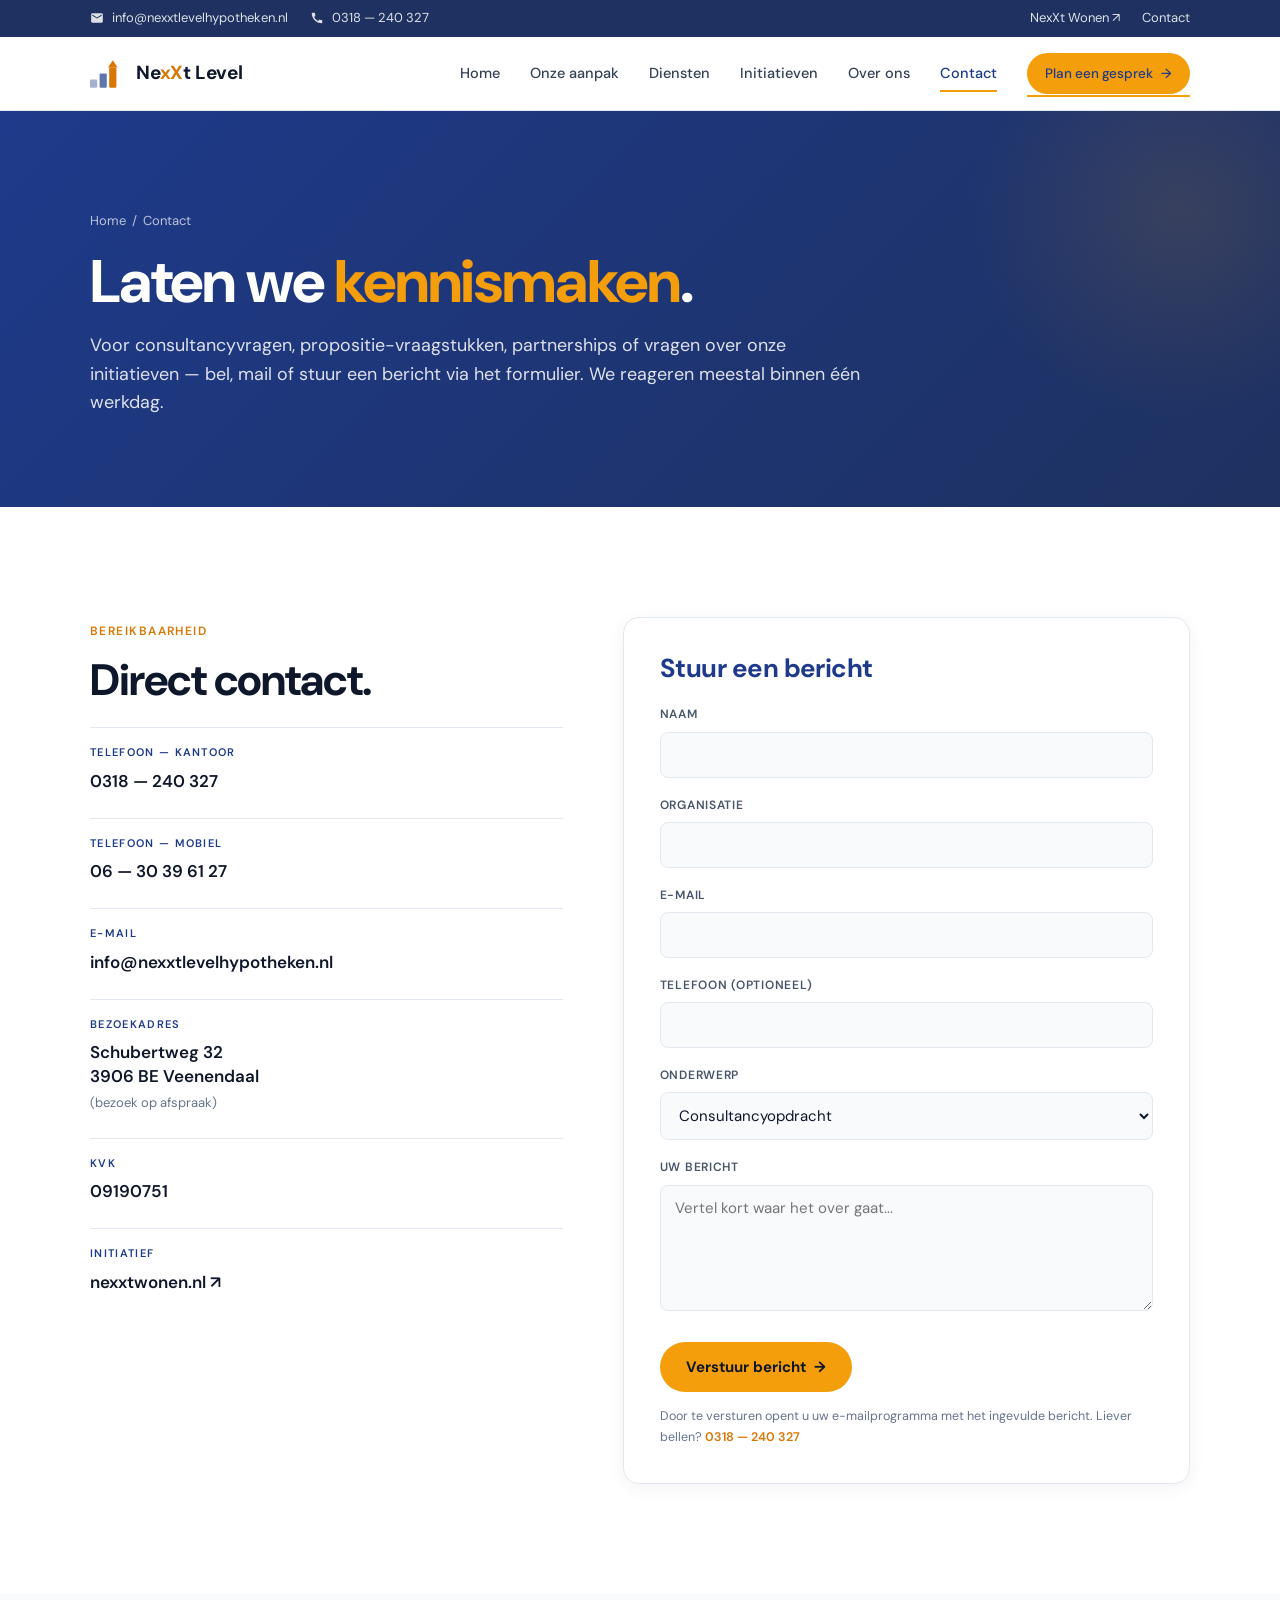
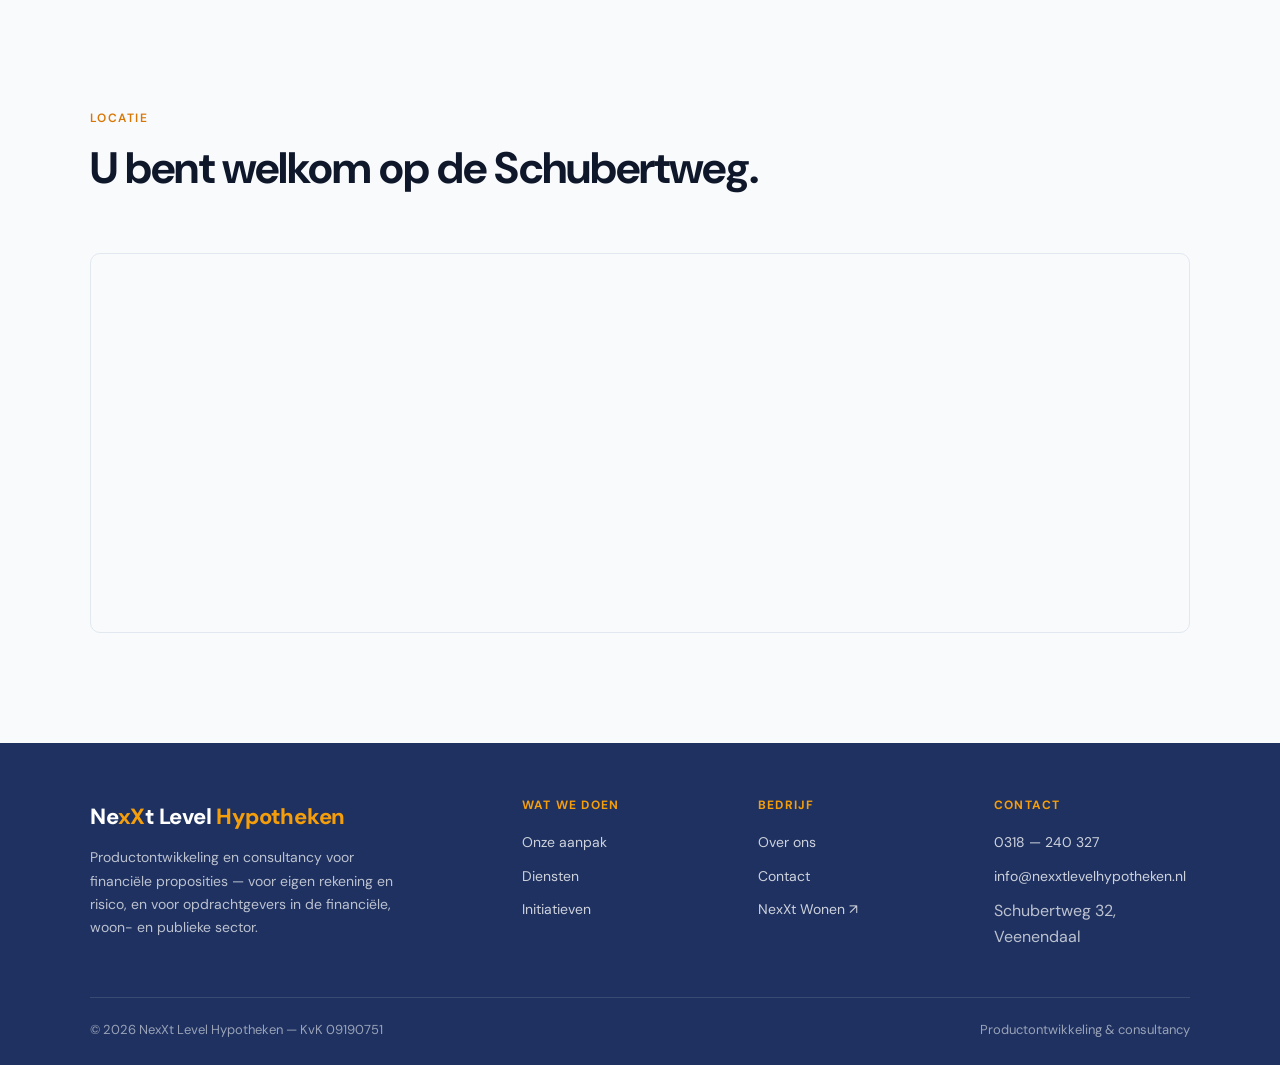
<file: contact.html>
<!doctype html>
<html lang="nl">
<head>
  <meta charset="utf-8" />
  <meta name="viewport" content="width=device-width, initial-scale=1" />
  <title>Contact — NexXt Level Hypotheken</title>
  <meta name="description" content="Neem contact op met NexXt Level Hypotheken in Veenendaal. Bel 0318-240327, mail info@nexxtlevelhypotheken.nl of stuur een bericht via het formulier." />
  <meta name="theme-color" content="#1e3a8a" />
  <link rel="icon" type="image/svg+xml" href="assets/logo.svg" />
  <link rel="preconnect" href="https://fonts.googleapis.com" />
  <link rel="preconnect" href="https://fonts.gstatic.com" crossorigin />
  <link href="https://fonts.googleapis.com/css2?family=DM+Sans:opsz,wght@9..40,300;9..40,400;9..40,500;9..40,600;9..40,700;9..40,800&display=swap" rel="stylesheet" />
  <link rel="stylesheet" href="css/styles.css" />
</head>
<body>

  <div class="topbar">
    <div class="topbar-inner">
      <div class="topbar-left">
        <a class="topbar-item" href="mailto:info@nexxtlevelhypotheken.nl"><svg viewBox="0 0 24 24" fill="currentColor"><path d="M20 4H4c-1.1 0-2 .9-2 2v12c0 1.1.9 2 2 2h16c1.1 0 2-.9 2-2V6c0-1.1-.9-2-2-2zm0 4l-8 5-8-5V6l8 5 8-5v2z"/></svg> info@nexxtlevelhypotheken.nl</a>
        <a class="topbar-item" href="tel:+31318240327"><svg viewBox="0 0 24 24" fill="currentColor"><path d="M20.01 15.38c-1.23 0-2.42-.2-3.53-.56-.35-.12-.74-.03-1.01.24l-1.57 1.97c-2.83-1.35-5.48-3.9-6.89-6.83l1.95-1.66c.27-.28.35-.67.24-1.02-.37-1.11-.56-2.3-.56-3.53 0-.54-.45-.99-.99-.99H4.19C3.65 3 3 3.24 3 3.99 3 13.28 10.73 21 20.01 21c.71 0 .99-.63.99-1.18v-3.45c0-.54-.45-.99-.99-.99z"/></svg> 0318 — 240 327</a>
      </div>
      <div class="topbar-right">
        <a href="https://www.nexxtwonen.nl" target="_blank" rel="noopener">NexXt Wonen ↗</a>
        <a href="contact.html">Contact</a>
      </div>
    </div>
  </div>

  <header class="nav">
    <div class="nav-inner">
      <a class="nav-logo" href="index.html" aria-label="NexXt Level Hypotheken">
        <svg width="36" height="30" viewBox="0 0 60 50" aria-hidden="true">
          <rect x="0"  y="34" width="12" height="14" rx="2" fill="#1e3a8a" opacity="0.4"/>
          <rect x="16" y="24" width="12" height="24" rx="2" fill="#1e3a8a" opacity="0.7"/>
          <rect x="32" y="14" width="12" height="34" rx="2" fill="#d97706"/>
          <polygon points="30,14 38,2 46,14" fill="#d97706"/>
        </svg>
        <span class="nav-logo-text">Ne<span class="x-orange">xX</span>t Level</span>
      </a>
      <nav class="nav-links" aria-label="Hoofdnavigatie">
        <a href="index.html">Home</a>
        <a href="aanpak.html">Onze aanpak</a>
        <a href="diensten.html">Diensten</a>
        <a href="initiatieven.html">Initiatieven</a>
        <a href="over-ons.html">Over ons</a>
        <a href="contact.html">Contact</a>
        <a class="btn btn-orange" href="contact.html">Plan een gesprek <span class="arrow">→</span></a>
      </nav>
      <button class="nav-toggle" aria-label="Menu openen"><span></span><span></span><span></span></button>
    </div>
  </header>

  <section class="page-head">
    <div class="wrap">
      <div class="crumbs"><a href="index.html">Home</a> &nbsp;/&nbsp; Contact</div>
      <h1>Laten we <span class="accent">kennismaken</span>.</h1>
      <p class="lead">Voor consultancy­vragen, propositie-vraagstukken, partnerships of vragen over onze initiatieven — bel, mail of stuur een bericht via het formulier. We reageren meestal binnen één werkdag.</p>
    </div>
  </section>

  <section class="section">
    <div class="wrap">
      <div class="contact-grid reveal">
        <div>
          <span class="eyebrow">Bereikbaarheid</span>
          <h2 style="margin-bottom: 22px;">Direct contact.</h2>

          <div class="contact-info-list">
            <div class="row">
              <span class="label">Telefoon — kantoor</span>
              <a class="value" href="tel:+31318240327">0318 — 240 327</a>
            </div>
            <div class="row">
              <span class="label">Telefoon — mobiel</span>
              <a class="value" href="tel:+31630396127">06 — 30 39 61 27</a>
            </div>
            <div class="row">
              <span class="label">E-mail</span>
              <a class="value" href="mailto:info@nexxtlevelhypotheken.nl">info@nexxtlevelhypotheken.nl</a>
            </div>
            <div class="row">
              <span class="label">Bezoekadres</span>
              <span class="value">Schubertweg 32<br/>3906 BE Veenendaal</span>
              <span style="font-size: 13px; color: var(--muted); margin-top: 4px; display: block;">(bezoek op afspraak)</span>
            </div>
            <div class="row">
              <span class="label">KvK</span>
              <span class="value">09190751</span>
            </div>
            <div class="row">
              <span class="label">Initiatief</span>
              <a class="value" href="https://www.nexxtwonen.nl" target="_blank" rel="noopener">nexxtwonen.nl ↗</a>
            </div>
          </div>
        </div>

        <div class="contact-form-card">
          <h3>Stuur een bericht</h3>
          <form id="contact-form" novalidate>
            <div class="form-row">
              <label for="cf-name">Naam</label>
              <input id="cf-name" name="name" type="text" required />
            </div>
            <div class="form-row">
              <label for="cf-org">Organisatie</label>
              <input id="cf-org" name="organisation" type="text" />
            </div>
            <div class="form-row">
              <label for="cf-email">E-mail</label>
              <input id="cf-email" name="email" type="email" required />
            </div>
            <div class="form-row">
              <label for="cf-phone">Telefoon (optioneel)</label>
              <input id="cf-phone" name="phone" type="tel" />
            </div>
            <div class="form-row">
              <label for="cf-topic">Onderwerp</label>
              <select id="cf-topic" name="topic">
                <option>Consultancy­opdracht</option>
                <option>Productontwikkeling</option>
                <option>NexXt Wonen — particulier</option>
                <option>NexXt Wonen — zakelijk</option>
                <option>Algemeen</option>
                <option>Anders</option>
              </select>
            </div>
            <div class="form-row">
              <label for="cf-msg">Uw bericht</label>
              <textarea id="cf-msg" name="message" rows="5" placeholder="Vertel kort waar het over gaat..."></textarea>
            </div>
            <button type="submit" class="form-submit">Verstuur bericht <span>→</span></button>
            <p class="form-note">Door te versturen opent u uw e-mailprogramma met het ingevulde bericht. Liever bellen? <a href="tel:+31318240327" style="color: var(--orange-deep); font-weight: 600;">0318 — 240 327</a></p>
          </form>
        </div>
      </div>
    </div>
  </section>

  <!-- Map -->
  <section class="section tint">
    <div class="wrap">
      <div class="section-header reveal">
        <span class="eyebrow">Locatie</span>
        <h2>U bent welkom op de Schubertweg.</h2>
      </div>
      <div class="map-wrap reveal">
        <iframe
          loading="lazy"
          allowfullscreen
          referrerpolicy="no-referrer-when-downgrade"
          src="https://www.google.com/maps?q=Schubertweg+32,+3906+BE+Veenendaal&output=embed"
          title="Schubertweg 32, 3906 BE Veenendaal"></iframe>
      </div>
    </div>
  </section>

  <footer class="foot">
    <div class="wrap">
      <div class="foot-grid">
        <div class="foot-col foot-brand-block">
          <span class="foot-logo">Ne<span class="x-orange">xX</span>t Level <span class="x-orange">Hypotheken</span></span>
          <p>Productontwikkeling en consultancy voor financiële proposities — voor eigen rekening en risico, en voor opdrachtgevers in de financiële, woon- en publieke sector.</p>
        </div>
        <div class="foot-col"><h4>Wat we doen</h4><ul><li><a href="aanpak.html">Onze aanpak</a></li><li><a href="diensten.html">Diensten</a></li><li><a href="initiatieven.html">Initiatieven</a></li></ul></div>
        <div class="foot-col"><h4>Bedrijf</h4><ul><li><a href="over-ons.html">Over ons</a></li><li><a href="contact.html">Contact</a></li><li><a href="https://www.nexxtwonen.nl" target="_blank" rel="noopener">NexXt Wonen ↗</a></li></ul></div>
        <div class="foot-col"><h4>Contact</h4><ul><li><a href="tel:+31318240327">0318 — 240 327</a></li><li><a href="mailto:info@nexxtlevelhypotheken.nl">info@nexxtlevelhypotheken.nl</a></li><li style="color: rgba(255,255,255,0.7); margin-top: 10px;">Schubertweg 32, Veenendaal</li></ul></div>
      </div>
      <div class="foot-bottom">
        <span>© <span id="year">2026</span> NexXt Level Hypotheken — KvK 09190751</span>
        <span>Productontwikkeling &amp; consultancy</span>
      </div>
    </div>
  </footer>

  <script src="js/script.js"></script>
</body>
</html>
</file>
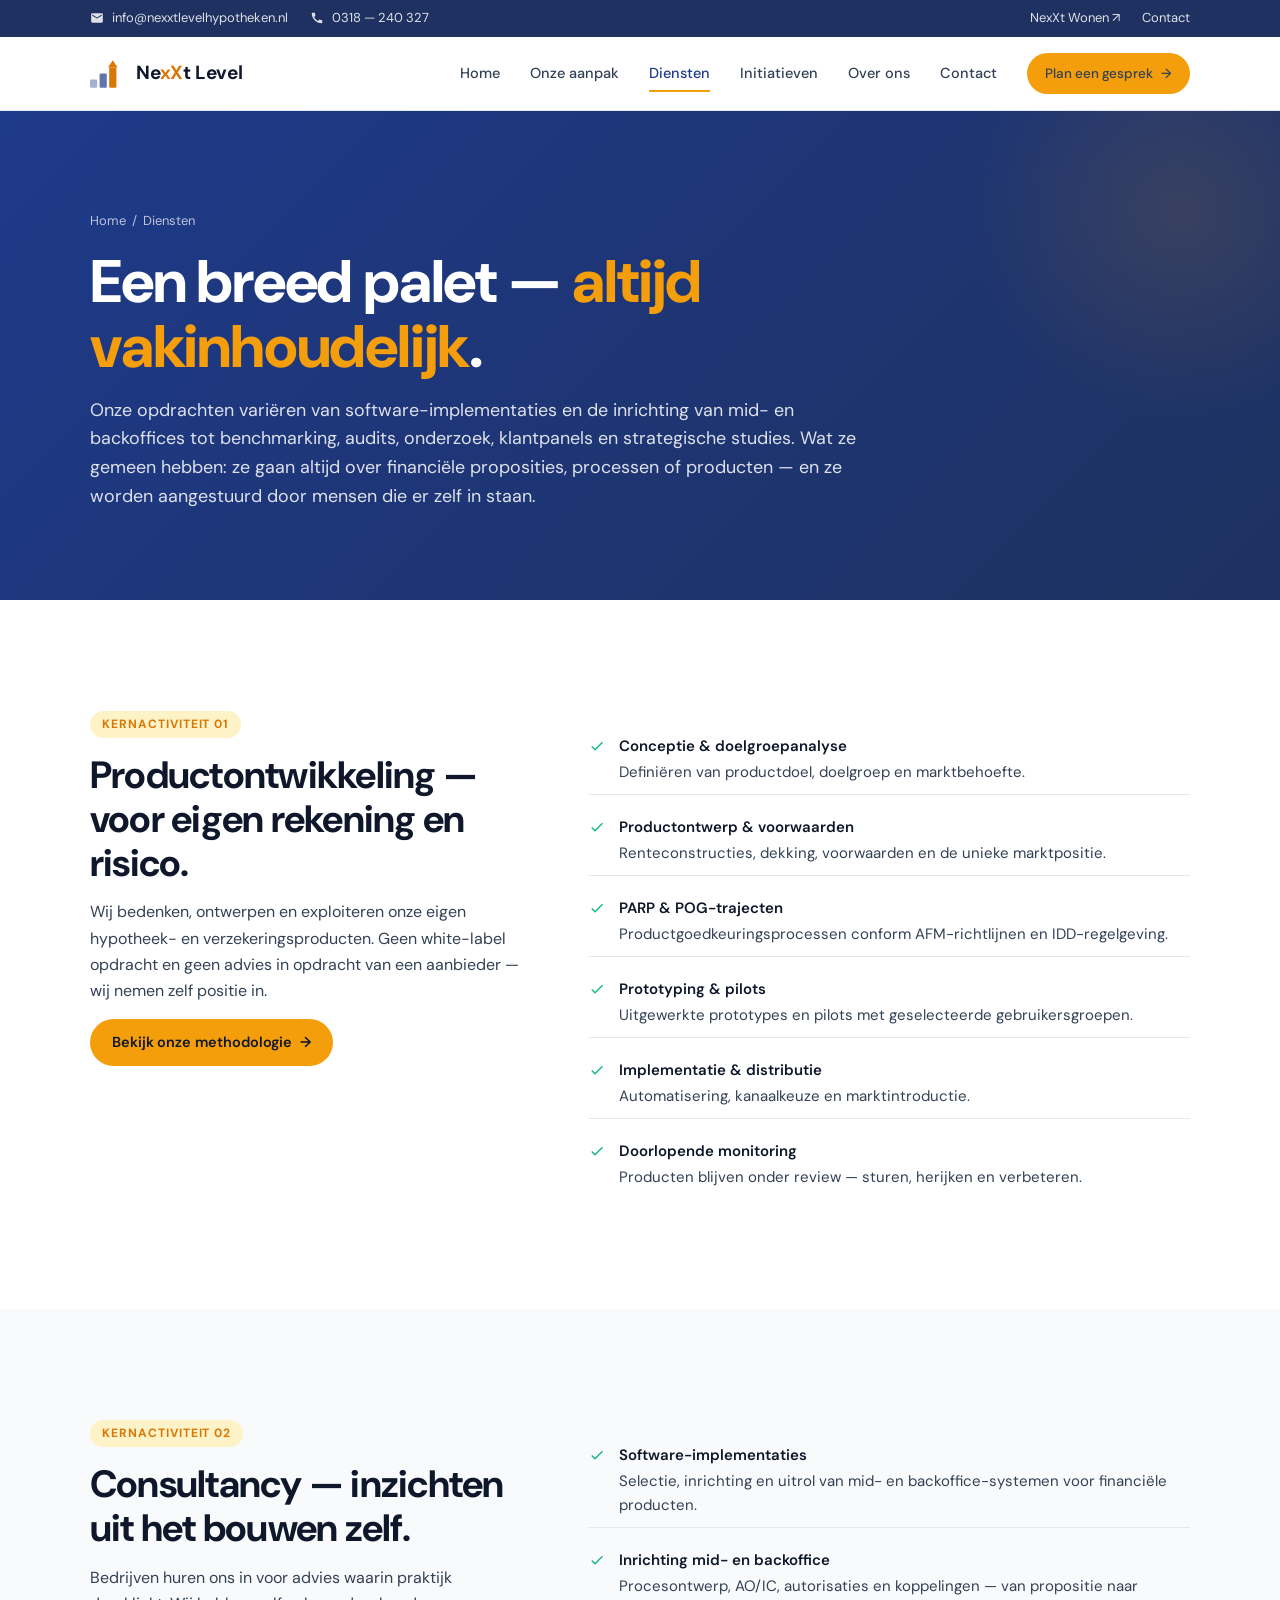
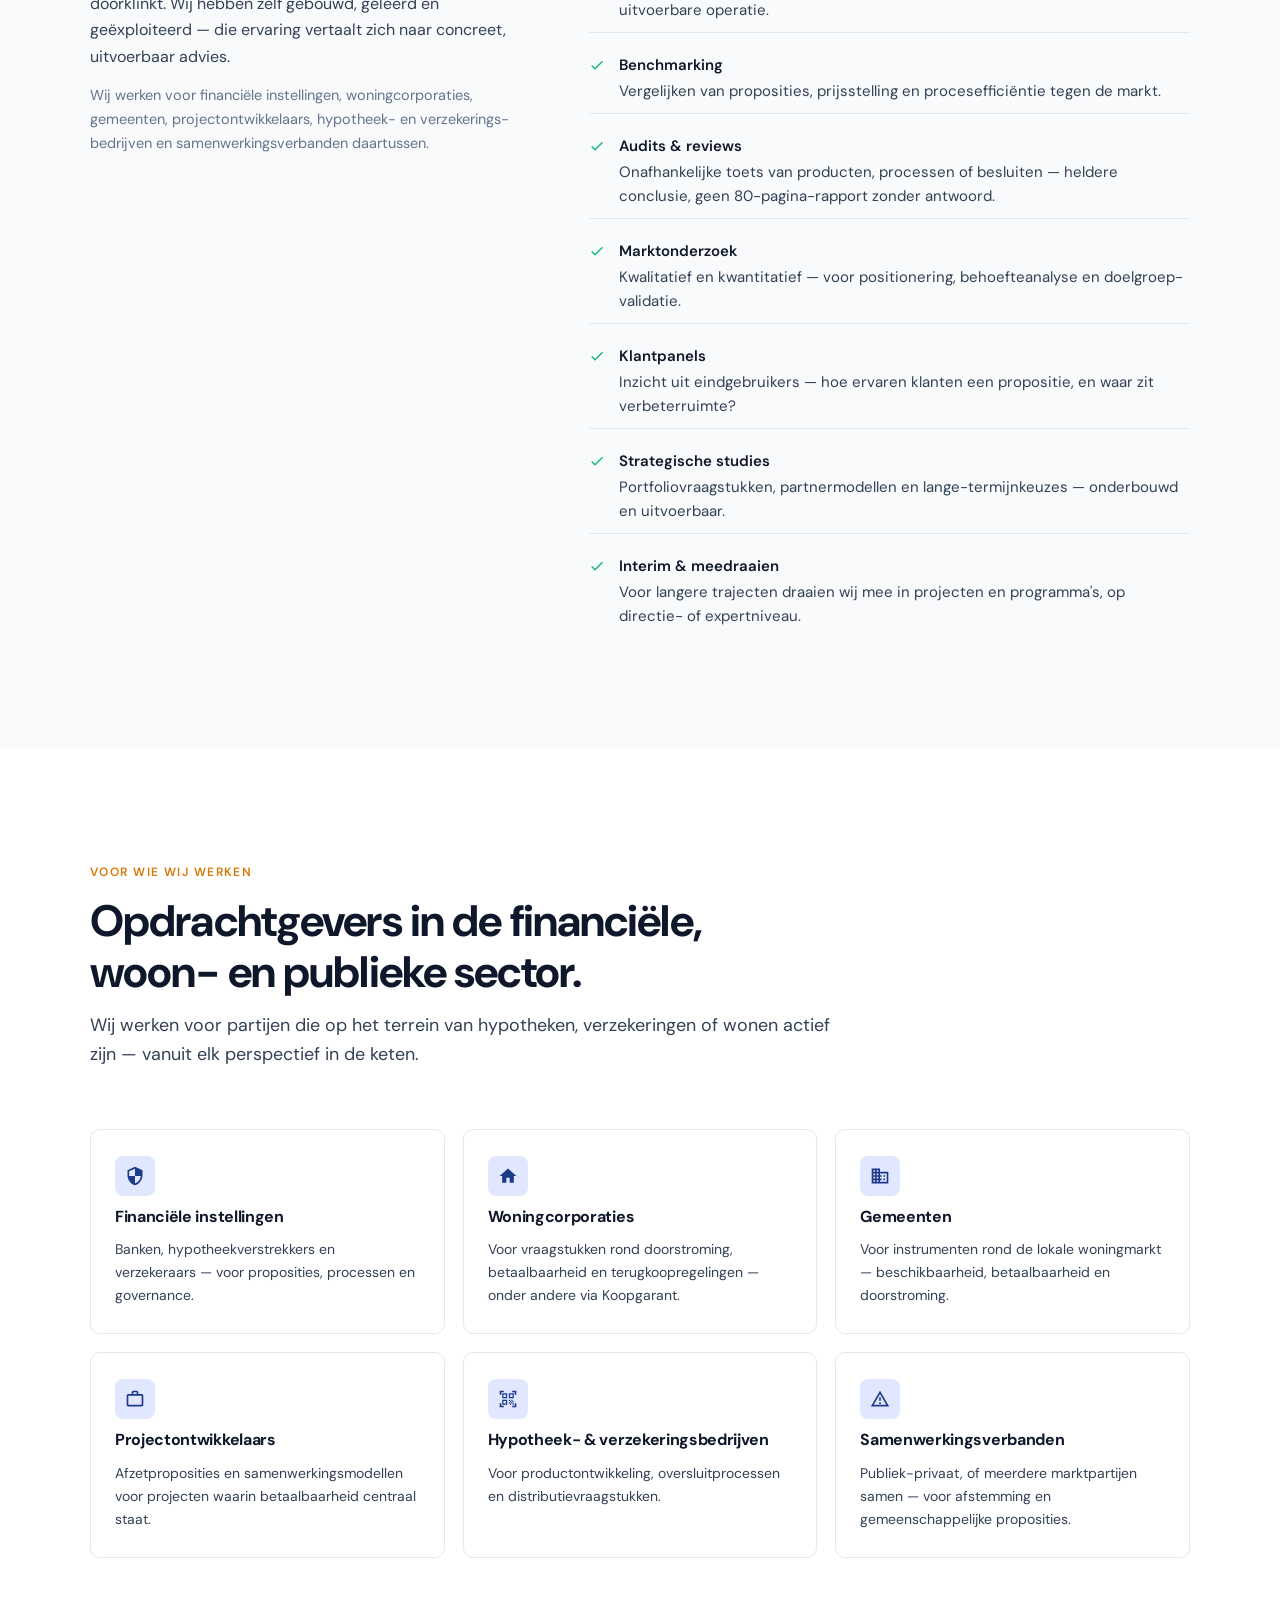
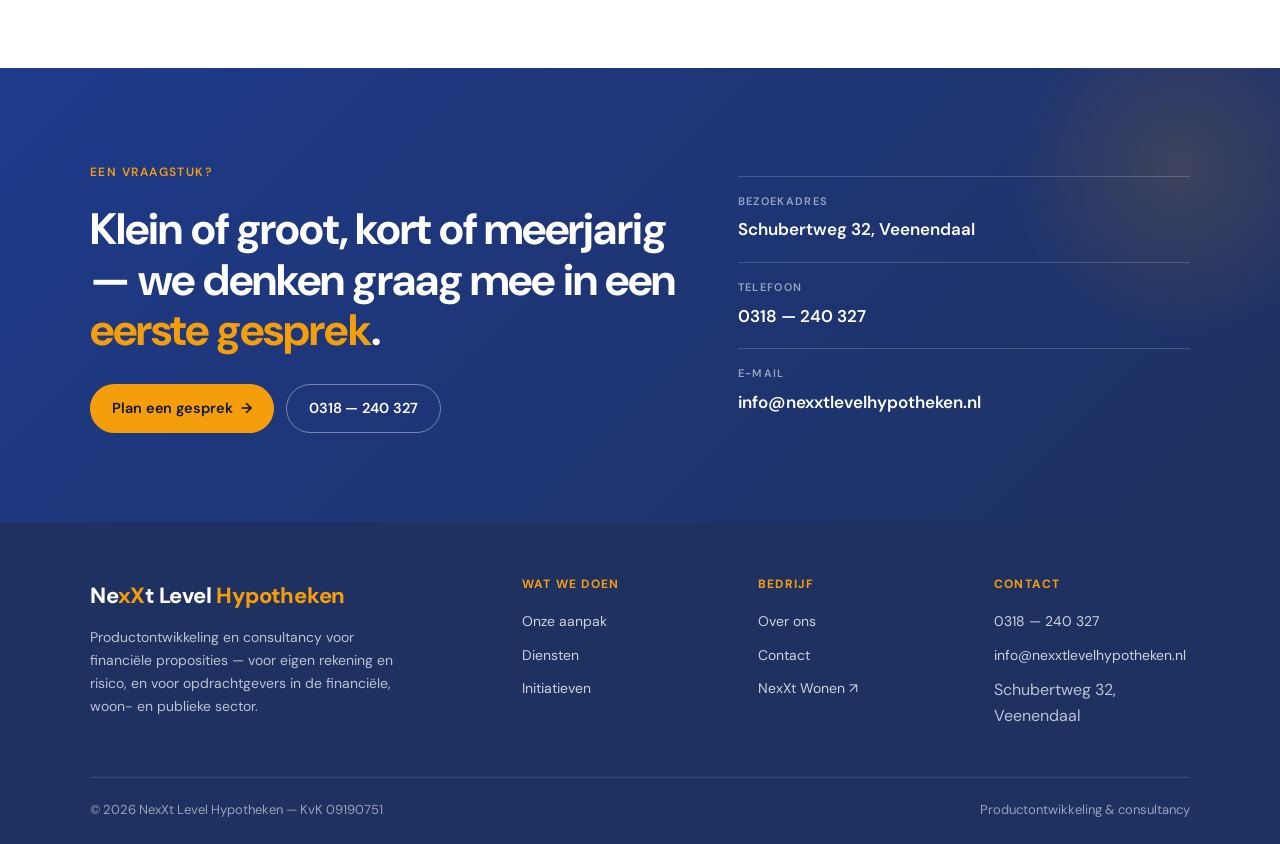
<file: diensten.html>
<!doctype html>
<html lang="nl">
<head>
  <meta charset="utf-8" />
  <meta name="viewport" content="width=device-width, initial-scale=1" />
  <title>Diensten — NexXt Level Hypotheken</title>
  <meta name="description" content="Productontwikkeling, software-implementaties, mid- en backoffice-inrichting, benchmarking, audits, onderzoek, klantpanels en strategische studies." />
  <meta name="theme-color" content="#1e3a8a" />
  <link rel="icon" type="image/svg+xml" href="assets/logo.svg" />
  <link rel="preconnect" href="https://fonts.googleapis.com" />
  <link rel="preconnect" href="https://fonts.gstatic.com" crossorigin />
  <link href="https://fonts.googleapis.com/css2?family=DM+Sans:opsz,wght@9..40,300;9..40,400;9..40,500;9..40,600;9..40,700;9..40,800&display=swap" rel="stylesheet" />
  <link rel="stylesheet" href="css/styles.css" />
</head>
<body>

  <div class="topbar">
    <div class="topbar-inner">
      <div class="topbar-left">
        <a class="topbar-item" href="mailto:info@nexxtlevelhypotheken.nl"><svg viewBox="0 0 24 24" fill="currentColor"><path d="M20 4H4c-1.1 0-2 .9-2 2v12c0 1.1.9 2 2 2h16c1.1 0 2-.9 2-2V6c0-1.1-.9-2-2-2zm0 4l-8 5-8-5V6l8 5 8-5v2z"/></svg> info@nexxtlevelhypotheken.nl</a>
        <a class="topbar-item" href="tel:+31318240327"><svg viewBox="0 0 24 24" fill="currentColor"><path d="M20.01 15.38c-1.23 0-2.42-.2-3.53-.56-.35-.12-.74-.03-1.01.24l-1.57 1.97c-2.83-1.35-5.48-3.9-6.89-6.83l1.95-1.66c.27-.28.35-.67.24-1.02-.37-1.11-.56-2.3-.56-3.53 0-.54-.45-.99-.99-.99H4.19C3.65 3 3 3.24 3 3.99 3 13.28 10.73 21 20.01 21c.71 0 .99-.63.99-1.18v-3.45c0-.54-.45-.99-.99-.99z"/></svg> 0318 — 240 327</a>
      </div>
      <div class="topbar-right">
        <a href="https://www.nexxtwonen.nl" target="_blank" rel="noopener">NexXt Wonen ↗</a>
        <a href="contact.html">Contact</a>
      </div>
    </div>
  </div>

  <header class="nav">
    <div class="nav-inner">
      <a class="nav-logo" href="index.html" aria-label="NexXt Level Hypotheken">
        <svg width="36" height="30" viewBox="0 0 60 50" aria-hidden="true">
          <rect x="0"  y="34" width="12" height="14" rx="2" fill="#1e3a8a" opacity="0.4"/>
          <rect x="16" y="24" width="12" height="24" rx="2" fill="#1e3a8a" opacity="0.7"/>
          <rect x="32" y="14" width="12" height="34" rx="2" fill="#d97706"/>
          <polygon points="30,14 38,2 46,14" fill="#d97706"/>
        </svg>
        <span class="nav-logo-text">Ne<span class="x-orange">xX</span>t Level</span>
      </a>
      <nav class="nav-links" aria-label="Hoofdnavigatie">
        <a href="index.html">Home</a>
        <a href="aanpak.html">Onze aanpak</a>
        <a href="diensten.html">Diensten</a>
        <a href="initiatieven.html">Initiatieven</a>
        <a href="over-ons.html">Over ons</a>
        <a href="contact.html">Contact</a>
        <a class="btn btn-orange" href="contact.html">Plan een gesprek <span class="arrow">→</span></a>
      </nav>
      <button class="nav-toggle" aria-label="Menu openen"><span></span><span></span><span></span></button>
    </div>
  </header>

  <section class="page-head">
    <div class="wrap">
      <div class="crumbs"><a href="index.html">Home</a> &nbsp;/&nbsp; Diensten</div>
      <h1>Een breed palet — <span class="accent">altijd vakinhoudelijk</span>.</h1>
      <p class="lead">Onze opdrachten variëren van software-implementaties en de inrichting van mid- en backoffices tot benchmarking, audits, onderzoek, klantpanels en strategische studies. Wat ze gemeen hebben: ze gaan altijd over financiële proposities, processen of producten — en ze worden aangestuurd door mensen die er zelf in staan.</p>
    </div>
  </section>

  <!-- Productontwikkeling -->
  <section class="section">
    <div class="wrap">
      <div class="two-col">
        <div class="left reveal">
          <span class="num-prefix">Kernactiviteit 01</span>
          <h2>Productontwikkeling — voor eigen rekening en risico.</h2>
          <p>Wij bedenken, ontwerpen en exploiteren onze eigen hypotheek- en verzekeringsproducten. Geen white-label opdracht en geen advies in opdracht van een aanbieder — wij nemen zelf positie in.</p>
          <a class="btn btn-orange" style="margin-top: 14px;" href="aanpak.html">Bekijk onze methodologie <span class="arrow">→</span></a>
        </div>
        <div class="right reveal">
          <ul class="tick-list">
            <li><strong>Conceptie &amp; doelgroepanalyse</strong>Definiëren van product­doel, doelgroep en marktbehoefte.</li>
            <li><strong>Productontwerp &amp; voorwaarden</strong>Renteconstructies, dekking, voorwaarden en de unieke marktpositie.</li>
            <li><strong>PARP &amp; POG-trajecten</strong>Productgoedkeurings­processen conform AFM-richtlijnen en IDD-regelgeving.</li>
            <li><strong>Prototyping &amp; pilots</strong>Uitgewerkte prototypes en pilots met geselecteerde gebruikers­groepen.</li>
            <li><strong>Implementatie &amp; distributie</strong>Automatisering, kanaalkeuze en marktintroductie.</li>
            <li><strong>Doorlopende monitoring</strong>Producten blijven onder review — sturen, herijken en verbeteren.</li>
          </ul>
        </div>
      </div>
    </div>
  </section>

  <!-- Consultancy -->
  <section class="section tint">
    <div class="wrap">
      <div class="two-col">
        <div class="left reveal">
          <span class="num-prefix">Kernactiviteit 02</span>
          <h2>Consultancy — inzichten uit het bouwen zelf.</h2>
          <p>Bedrijven huren ons in voor advies waarin praktijk doorklinkt. Wij hebben zelf gebouwd, geleerd en geëxploiteerd — die ervaring vertaalt zich naar concreet, uitvoerbaar advies.</p>
          <p style="margin-top: 14px; font-size: 14.5px; color: var(--muted);">Wij werken voor financiële instellingen, woningcorporaties, gemeenten, projectontwikkelaars, hypotheek- en verzekerings­bedrijven en samenwerkings­verbanden daartussen.</p>
        </div>
        <div class="right reveal">
          <ul class="tick-list">
            <li><strong>Software-implementaties</strong>Selectie, inrichting en uitrol van mid- en backoffice-systemen voor financiële producten.</li>
            <li><strong>Inrichting mid- en backoffice</strong>Procesontwerp, AO/IC, autorisaties en koppelingen — van propositie naar uitvoerbare operatie.</li>
            <li><strong>Benchmarking</strong>Vergelijken van proposities, prijsstelling en proces­efficiëntie tegen de markt.</li>
            <li><strong>Audits &amp; reviews</strong>Onafhankelijke toets van producten, processen of besluiten — heldere conclusie, geen 80-pagina-rapport zonder antwoord.</li>
            <li><strong>Marktonderzoek</strong>Kwalitatief en kwantitatief — voor positionering, behoefte­analyse en doelgroep­validatie.</li>
            <li><strong>Klantpanels</strong>Inzicht uit eindgebruikers — hoe ervaren klanten een propositie, en waar zit verbeterruimte?</li>
            <li><strong>Strategische studies</strong>Portfolio­vraagstukken, partner­modellen en lange-termijnkeuzes — onderbouwd en uitvoerbaar.</li>
            <li><strong>Interim &amp; meedraaien</strong>Voor langere trajecten draaien wij mee in projecten en programma's, op directie- of expertniveau.</li>
          </ul>
        </div>
      </div>
    </div>
  </section>

  <!-- Sectoren we mee werken -->
  <section class="section">
    <div class="wrap">
      <div class="section-header reveal">
        <span class="eyebrow">Voor wie wij werken</span>
        <h2>Opdrachtgevers in de financiële, woon- en publieke sector.</h2>
        <p class="lead">Wij werken voor partijen die op het terrein van hypotheken, verzekeringen of wonen actief zijn — vanuit elk perspectief in de keten.</p>
      </div>

      <div class="projects-grid reveal">
        <article class="project-tile">
          <span class="tile-icon"><svg viewBox="0 0 24 24" fill="currentColor"><path d="M12 1l-9 4v6c0 5.5 3.8 10.7 9 12 5.2-1.3 9-6.5 9-12V5l-9-4zm0 10.99h7c-.53 4.12-3.28 7.79-7 8.94V12H5V6.3l7-3.11v8.8z"/></svg></span>
          <h4>Financiële instellingen</h4>
          <p>Banken, hypotheekverstrekkers en verzekeraars — voor proposities, processen en governance.</p>
        </article>
        <article class="project-tile">
          <span class="tile-icon"><svg viewBox="0 0 24 24" fill="currentColor"><path d="M10 20v-6h4v6h5v-8h3L12 3 2 12h3v8z"/></svg></span>
          <h4>Woningcorporaties</h4>
          <p>Voor vraagstukken rond doorstroming, betaalbaarheid en terugkoop­regelingen — onder andere via Koopgarant.</p>
        </article>
        <article class="project-tile">
          <span class="tile-icon"><svg viewBox="0 0 24 24" fill="currentColor"><path d="M12 7V3H2v18h20V7H12zM6 19H4v-2h2v2zm0-4H4v-2h2v2zm0-4H4V9h2v2zm0-4H4V5h2v2zm4 12H8v-2h2v2zm0-4H8v-2h2v2zm0-4H8V9h2v2zm0-4H8V5h2v2zm10 12h-8v-2h2v-2h-2v-2h2v-2h-2V9h8v10zm-2-8h-2v2h2v-2zm0 4h-2v2h2v-2z"/></svg></span>
          <h4>Gemeenten</h4>
          <p>Voor instrumenten rond de lokale woningmarkt — beschikbaarheid, betaalbaarheid en doorstroming.</p>
        </article>
        <article class="project-tile">
          <span class="tile-icon"><svg viewBox="0 0 24 24" fill="currentColor"><path d="M14 6V4h-4v2h4zM4 8v11h16V8H4zm16-2c1.11 0 2 .89 2 2v11c0 1.11-.89 2-2 2H4c-1.11 0-2-.89-2-2l.01-11c0-1.11.88-2 1.99-2h4V4c0-1.11.89-2 2-2h4c1.11 0 2 .89 2 2v2h4z"/></svg></span>
          <h4>Projectontwikkelaars</h4>
          <p>Afzetproposities en samenwerkingsmodellen voor projecten waarin betaalbaarheid centraal staat.</p>
        </article>
        <article class="project-tile">
          <span class="tile-icon"><svg viewBox="0 0 24 24" fill="currentColor"><path d="M9.5 6.5v3h-3v-3h3M11 5H5v6h6V5zm-1.5 9.5v3h-3v-3h3M11 13H5v6h6v-6zm6.5-6.5v3h-3v-3h3M19 5h-6v6h6V5zm-6 8h1.5v1.5H13V13zm1.5 1.5H16V16h-1.5v-1.5zM16 13h1.5v1.5H16V13zm-3 3h1.5v1.5H13V16zm1.5 1.5H16V19h-1.5v-1.5zM16 16h1.5v1.5H16V16zm1.5-1.5H19V16h-1.5v-1.5zm0 3H19V19h-1.5v-1.5zM22 7h-2V4h-3V2h5v5zm0 15v-5h-2v3h-3v2h5zM2 22h5v-2H4v-3H2v5zM2 2v5h2V4h3V2H2z"/></svg></span>
          <h4>Hypotheek- &amp; verzekerings­bedrijven</h4>
          <p>Voor productontwikkeling, oversluit­processen en distributie­vraagstukken.</p>
        </article>
        <article class="project-tile">
          <span class="tile-icon"><svg viewBox="0 0 24 24" fill="currentColor"><path d="M12 2L1 21h22M12 6l7.53 13H4.47M11 10v4h2v-4m-2 6v2h2v-2"/></svg></span>
          <h4>Samenwerkings­verbanden</h4>
          <p>Publiek-privaat, of meerdere marktpartijen samen — voor afstemming en gemeenschappelijke proposities.</p>
        </article>
      </div>
    </div>
  </section>

  <!-- CTA -->
  <section class="cta">
    <div class="wrap">
      <div class="cta-grid reveal">
        <div>
          <span class="eyebrow light">Een vraagstuk?</span>
          <h2 style="margin-top: 8px;">Klein of groot, kort of meerjarig — we denken graag mee in een <span class="accent">eerste gesprek</span>.</h2>
          <div style="display:flex; gap:12px; flex-wrap:wrap; margin-top: 28px;">
            <a class="btn btn-orange" href="contact.html">Plan een gesprek <span class="arrow">→</span></a>
            <a class="btn btn-ghost" href="tel:+31318240327">0318 — 240 327</a>
          </div>
        </div>
        <div class="cta-info">
          <div class="row"><span class="label">Bezoekadres</span><span class="value">Schubertweg 32, Veenendaal</span></div>
          <div class="row"><span class="label">Telefoon</span><a class="value" href="tel:+31318240327">0318 — 240 327</a></div>
          <div class="row"><span class="label">E-mail</span><a class="value" href="mailto:info@nexxtlevelhypotheken.nl">info@nexxtlevelhypotheken.nl</a></div>
        </div>
      </div>
    </div>
  </section>

  <!-- Footer -->
  <footer class="foot">
    <div class="wrap">
      <div class="foot-grid">
        <div class="foot-col foot-brand-block">
          <span class="foot-logo">Ne<span class="x-orange">xX</span>t Level <span class="x-orange">Hypotheken</span></span>
          <p>Productontwikkeling en consultancy voor financiële proposities — voor eigen rekening en risico, en voor opdrachtgevers in de financiële, woon- en publieke sector.</p>
        </div>
        <div class="foot-col"><h4>Wat we doen</h4><ul><li><a href="aanpak.html">Onze aanpak</a></li><li><a href="diensten.html">Diensten</a></li><li><a href="initiatieven.html">Initiatieven</a></li></ul></div>
        <div class="foot-col"><h4>Bedrijf</h4><ul><li><a href="over-ons.html">Over ons</a></li><li><a href="contact.html">Contact</a></li><li><a href="https://www.nexxtwonen.nl" target="_blank" rel="noopener">NexXt Wonen ↗</a></li></ul></div>
        <div class="foot-col"><h4>Contact</h4><ul><li><a href="tel:+31318240327">0318 — 240 327</a></li><li><a href="mailto:info@nexxtlevelhypotheken.nl">info@nexxtlevelhypotheken.nl</a></li><li style="color: rgba(255,255,255,0.7); margin-top: 10px;">Schubertweg 32, Veenendaal</li></ul></div>
      </div>
      <div class="foot-bottom">
        <span>© <span id="year">2026</span> NexXt Level Hypotheken — KvK 09190751</span>
        <span>Productontwikkeling &amp; consultancy</span>
      </div>
    </div>
  </footer>

  <script src="js/script.js"></script>
</body>
</html>
</file>
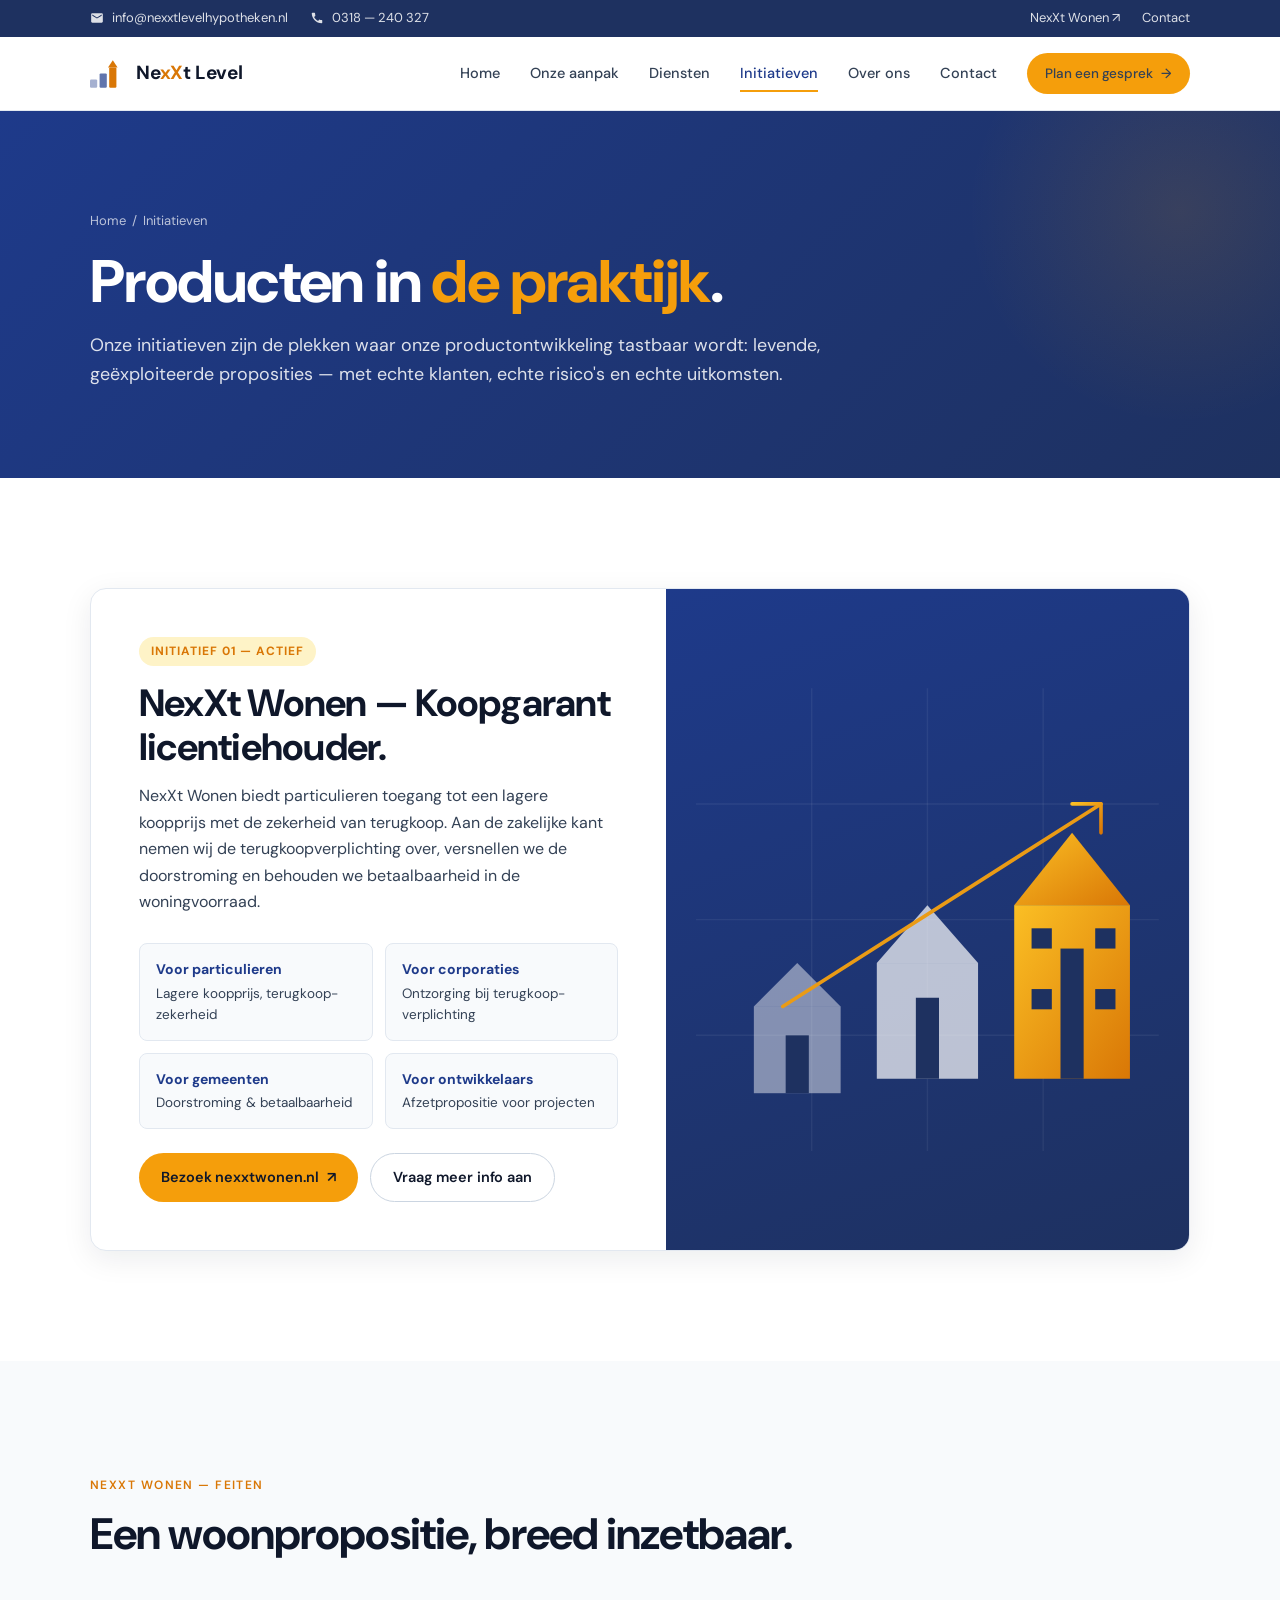
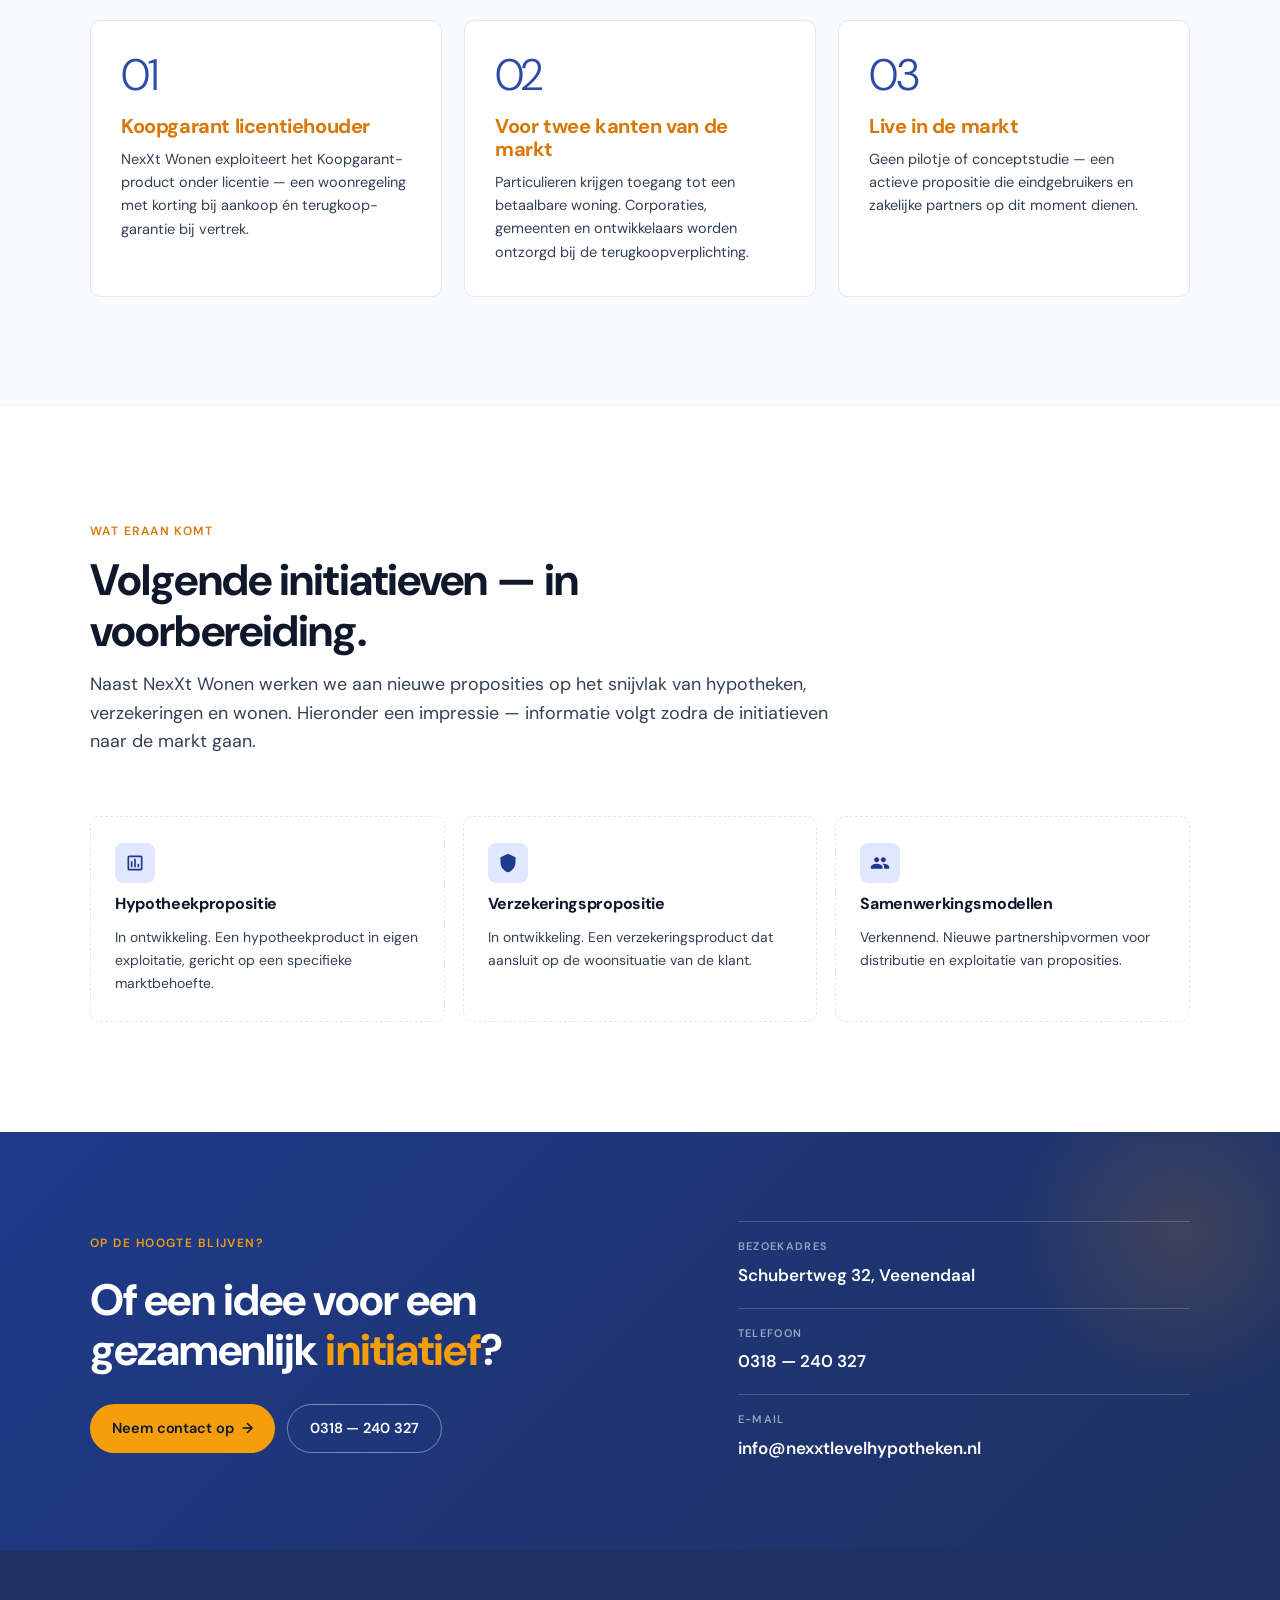
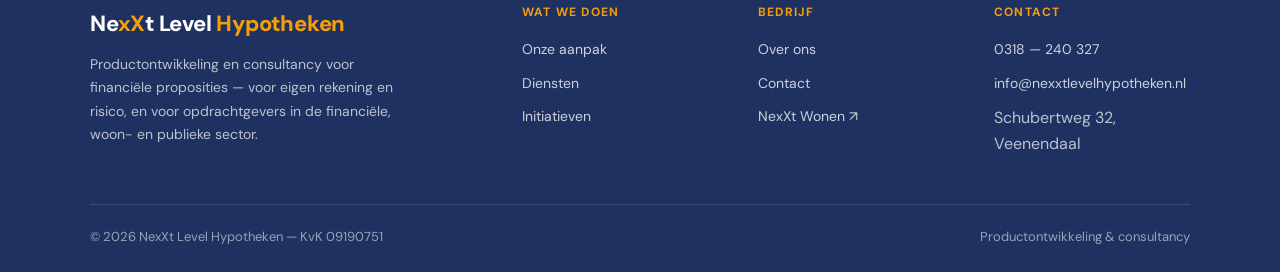
<file: initiatieven.html>
<!doctype html>
<html lang="nl">
<head>
  <meta charset="utf-8" />
  <meta name="viewport" content="width=device-width, initial-scale=1" />
  <title>Initiatieven — NexXt Level Hypotheken</title>
  <meta name="description" content="Initiatieven van NexXt Level Hypotheken, waaronder NexXt Wonen — licentiehouder van Koopgarant, voor particulieren én voor woningcorporaties, gemeenten en ontwikkelaars." />
  <meta name="theme-color" content="#1e3a8a" />
  <link rel="icon" type="image/svg+xml" href="assets/logo.svg" />
  <link rel="preconnect" href="https://fonts.googleapis.com" />
  <link rel="preconnect" href="https://fonts.gstatic.com" crossorigin />
  <link href="https://fonts.googleapis.com/css2?family=DM+Sans:opsz,wght@9..40,300;9..40,400;9..40,500;9..40,600;9..40,700;9..40,800&display=swap" rel="stylesheet" />
  <link rel="stylesheet" href="css/styles.css" />
</head>
<body>

  <div class="topbar">
    <div class="topbar-inner">
      <div class="topbar-left">
        <a class="topbar-item" href="mailto:info@nexxtlevelhypotheken.nl"><svg viewBox="0 0 24 24" fill="currentColor"><path d="M20 4H4c-1.1 0-2 .9-2 2v12c0 1.1.9 2 2 2h16c1.1 0 2-.9 2-2V6c0-1.1-.9-2-2-2zm0 4l-8 5-8-5V6l8 5 8-5v2z"/></svg> info@nexxtlevelhypotheken.nl</a>
        <a class="topbar-item" href="tel:+31318240327"><svg viewBox="0 0 24 24" fill="currentColor"><path d="M20.01 15.38c-1.23 0-2.42-.2-3.53-.56-.35-.12-.74-.03-1.01.24l-1.57 1.97c-2.83-1.35-5.48-3.9-6.89-6.83l1.95-1.66c.27-.28.35-.67.24-1.02-.37-1.11-.56-2.3-.56-3.53 0-.54-.45-.99-.99-.99H4.19C3.65 3 3 3.24 3 3.99 3 13.28 10.73 21 20.01 21c.71 0 .99-.63.99-1.18v-3.45c0-.54-.45-.99-.99-.99z"/></svg> 0318 — 240 327</a>
      </div>
      <div class="topbar-right">
        <a href="https://www.nexxtwonen.nl" target="_blank" rel="noopener">NexXt Wonen ↗</a>
        <a href="contact.html">Contact</a>
      </div>
    </div>
  </div>

  <header class="nav">
    <div class="nav-inner">
      <a class="nav-logo" href="index.html" aria-label="NexXt Level Hypotheken">
        <svg width="36" height="30" viewBox="0 0 60 50" aria-hidden="true">
          <rect x="0"  y="34" width="12" height="14" rx="2" fill="#1e3a8a" opacity="0.4"/>
          <rect x="16" y="24" width="12" height="24" rx="2" fill="#1e3a8a" opacity="0.7"/>
          <rect x="32" y="14" width="12" height="34" rx="2" fill="#d97706"/>
          <polygon points="30,14 38,2 46,14" fill="#d97706"/>
        </svg>
        <span class="nav-logo-text">Ne<span class="x-orange">xX</span>t Level</span>
      </a>
      <nav class="nav-links" aria-label="Hoofdnavigatie">
        <a href="index.html">Home</a>
        <a href="aanpak.html">Onze aanpak</a>
        <a href="diensten.html">Diensten</a>
        <a href="initiatieven.html">Initiatieven</a>
        <a href="over-ons.html">Over ons</a>
        <a href="contact.html">Contact</a>
        <a class="btn btn-orange" href="contact.html">Plan een gesprek <span class="arrow">→</span></a>
      </nav>
      <button class="nav-toggle" aria-label="Menu openen"><span></span><span></span><span></span></button>
    </div>
  </header>

  <section class="page-head">
    <div class="wrap">
      <div class="crumbs"><a href="index.html">Home</a> &nbsp;/&nbsp; Initiatieven</div>
      <h1>Producten in <span class="accent">de praktijk</span>.</h1>
      <p class="lead">Onze initiatieven zijn de plekken waar onze productontwikkeling tastbaar wordt: levende, geëxploiteerde proposities — met echte klanten, echte risico's en echte uitkomsten.</p>
    </div>
  </section>

  <!-- NexXt Wonen spotlight -->
  <section class="section" id="nexxtwonen">
    <div class="wrap">
      <div class="spotlight reveal">
        <div class="spotlight-content">
          <span class="badge">Initiatief 01 — Actief</span>
          <h2>NexXt Wonen — Koopgarant licentiehouder.</h2>
          <p>NexXt Wonen biedt particulieren toegang tot een lagere koopprijs met de zekerheid van terugkoop. Aan de zakelijke kant nemen wij de terugkoop­verplichting over, versnellen we de doorstroming en behouden we betaalbaarheid in de woningvoorraad.</p>

          <div class="spotlight-targets">
            <div class="spotlight-target">
              <strong>Voor particulieren</strong>
              <span>Lagere koopprijs, terugkoop­zekerheid</span>
            </div>
            <div class="spotlight-target">
              <strong>Voor corporaties</strong>
              <span>Ontzorging bij terugkoop­verplichting</span>
            </div>
            <div class="spotlight-target">
              <strong>Voor gemeenten</strong>
              <span>Doorstroming &amp; betaalbaarheid</span>
            </div>
            <div class="spotlight-target">
              <strong>Voor ontwikkelaars</strong>
              <span>Afzet­propositie voor projecten</span>
            </div>
          </div>

          <div class="spotlight-cta">
            <a class="btn btn-orange" href="https://www.nexxtwonen.nl" target="_blank" rel="noopener">Bezoek nexxtwonen.nl <span class="arrow">↗</span></a>
            <a class="btn btn-ghost-dark" href="contact.html">Vraag meer info aan</a>
          </div>
        </div>

        <div class="spotlight-visual" aria-hidden="true">
          <svg viewBox="0 0 320 320" width="100%" height="100%">
            <defs>
              <linearGradient id="splOrange2" x1="0" y1="0" x2="1" y2="1">
                <stop offset="0%" stop-color="#fbbf24"/>
                <stop offset="100%" stop-color="#d97706"/>
              </linearGradient>
            </defs>
            <g stroke="rgba(255,255,255,0.06)" stroke-width="1">
              <line x1="0" y1="80"  x2="320" y2="80"/>
              <line x1="0" y1="160" x2="320" y2="160"/>
              <line x1="0" y1="240" x2="320" y2="240"/>
              <line x1="80"  y1="0" x2="80"  y2="320"/>
              <line x1="160" y1="0" x2="160" y2="320"/>
              <line x1="240" y1="0" x2="240" y2="320"/>
            </g>
            <g transform="translate(40,180)">
              <polygon points="0,40 30,10 60,40" fill="rgba(255,255,255,0.45)"/>
              <rect x="0" y="40" width="60" height="60" fill="rgba(255,255,255,0.45)"/>
              <rect x="22" y="60" width="16" height="40" fill="#1e3160"/>
            </g>
            <g transform="translate(125,140)">
              <polygon points="0,50 35,10 70,50" fill="rgba(255,255,255,0.7)"/>
              <rect x="0" y="50" width="70" height="80" fill="rgba(255,255,255,0.7)"/>
              <rect x="27" y="74" width="16" height="56" fill="#1e3160"/>
            </g>
            <g transform="translate(220,90)">
              <polygon points="0,60 40,10 80,60" fill="url(#splOrange2)"/>
              <rect x="0" y="60" width="80" height="120" fill="url(#splOrange2)"/>
              <rect x="32" y="90" width="16" height="90" fill="#1e3160"/>
              <rect x="12" y="76" width="14" height="14" fill="#1e3160"/>
              <rect x="56" y="76" width="14" height="14" fill="#1e3160"/>
              <rect x="12" y="118" width="14" height="14" fill="#1e3160"/>
              <rect x="56" y="118" width="14" height="14" fill="#1e3160"/>
            </g>
            <g stroke="url(#splOrange2)" stroke-width="2.5" fill="none" stroke-linecap="round" stroke-linejoin="round">
              <line x1="60" y1="220" x2="280" y2="80"/>
              <polyline points="260,80 280,80 280,100"/>
            </g>
          </svg>
        </div>
      </div>
    </div>
  </section>

  <!-- NexXt Wonen feiten -->
  <section class="section tint">
    <div class="wrap">
      <div class="section-header reveal">
        <span class="eyebrow">NexXt Wonen — feiten</span>
        <h2>Een woonpropositie, breed inzetbaar.</h2>
      </div>

      <div class="numbered-cards reveal">
        <article class="num-card">
          <span class="num">01</span>
          <h3>Koopgarant licentiehouder</h3>
          <p>NexXt Wonen exploiteert het Koopgarant-product onder licentie — een woonregeling met korting bij aankoop én terugkoop­garantie bij vertrek.</p>
        </article>
        <article class="num-card">
          <span class="num">02</span>
          <h3>Voor twee kanten van de markt</h3>
          <p>Particulieren krijgen toegang tot een betaalbare woning. Corporaties, gemeenten en ontwikkelaars worden ontzorgd bij de terugkoop­verplichting.</p>
        </article>
        <article class="num-card">
          <span class="num">03</span>
          <h3>Live in de markt</h3>
          <p>Geen pilotje of conceptstudie — een actieve propositie die eindgebruikers en zakelijke partners op dit moment dienen.</p>
        </article>
      </div>
    </div>
  </section>

  <!-- Future initiatives -->
  <section class="section">
    <div class="wrap">
      <div class="section-header reveal">
        <span class="eyebrow">Wat eraan komt</span>
        <h2>Volgende initiatieven — in voorbereiding.</h2>
        <p class="lead">Naast NexXt Wonen werken we aan nieuwe proposities op het snijvlak van hypotheken, verzekeringen en wonen. Hieronder een impressie — informatie volgt zodra de initiatieven naar de markt gaan.</p>
      </div>

      <div class="projects-grid reveal">
        <article class="project-tile" style="border-style: dashed;">
          <span class="tile-icon"><svg viewBox="0 0 24 24" fill="currentColor"><path d="M19 5v14H5V5h14m0-2H5c-1.1 0-2 .9-2 2v14c0 1.1.9 2 2 2h14c1.1 0 2-.9 2-2V5c0-1.1-.9-2-2-2zM7 10h2v7H7zm4-3h2v10h-2zm4 6h2v4h-2z"/></svg></span>
          <h4>Hypotheek­propositie</h4>
          <p>In ontwikkeling. Een hypotheekproduct in eigen exploitatie, gericht op een specifieke marktbehoefte.</p>
        </article>
        <article class="project-tile" style="border-style: dashed;">
          <span class="tile-icon"><svg viewBox="0 0 24 24" fill="currentColor"><path d="M12 1L3 5v6c0 5.55 3.84 10.74 9 12 5.16-1.26 9-6.45 9-12V5l-9-4z"/></svg></span>
          <h4>Verzekerings­propositie</h4>
          <p>In ontwikkeling. Een verzekeringsproduct dat aansluit op de woon­situatie van de klant.</p>
        </article>
        <article class="project-tile" style="border-style: dashed;">
          <span class="tile-icon"><svg viewBox="0 0 24 24" fill="currentColor"><path d="M16 11c1.66 0 2.99-1.34 2.99-3S17.66 5 16 5c-1.66 0-3 1.34-3 3s1.34 3 3 3zm-8 0c1.66 0 2.99-1.34 2.99-3S9.66 5 8 5C6.34 5 5 6.34 5 8s1.34 3 3 3zm0 2c-2.33 0-7 1.17-7 3.5V19h14v-2.5c0-2.33-4.67-3.5-7-3.5zm8 0c-.29 0-.62.02-.97.05 1.16.84 1.97 1.97 1.97 3.45V19h6v-2.5c0-2.33-4.67-3.5-7-3.5z"/></svg></span>
          <h4>Samenwerkings­modellen</h4>
          <p>Verkennend. Nieuwe partnership­vormen voor distributie en exploitatie van proposities.</p>
        </article>
      </div>
    </div>
  </section>

  <!-- CTA -->
  <section class="cta">
    <div class="wrap">
      <div class="cta-grid reveal">
        <div>
          <span class="eyebrow light">Op de hoogte blijven?</span>
          <h2 style="margin-top: 8px;">Of een idee voor een gezamenlijk <span class="accent">initiatief</span>?</h2>
          <div style="display:flex; gap:12px; flex-wrap:wrap; margin-top: 28px;">
            <a class="btn btn-orange" href="contact.html">Neem contact op <span class="arrow">→</span></a>
            <a class="btn btn-ghost" href="tel:+31318240327">0318 — 240 327</a>
          </div>
        </div>
        <div class="cta-info">
          <div class="row"><span class="label">Bezoekadres</span><span class="value">Schubertweg 32, Veenendaal</span></div>
          <div class="row"><span class="label">Telefoon</span><a class="value" href="tel:+31318240327">0318 — 240 327</a></div>
          <div class="row"><span class="label">E-mail</span><a class="value" href="mailto:info@nexxtlevelhypotheken.nl">info@nexxtlevelhypotheken.nl</a></div>
        </div>
      </div>
    </div>
  </section>

  <footer class="foot">
    <div class="wrap">
      <div class="foot-grid">
        <div class="foot-col foot-brand-block">
          <span class="foot-logo">Ne<span class="x-orange">xX</span>t Level <span class="x-orange">Hypotheken</span></span>
          <p>Productontwikkeling en consultancy voor financiële proposities — voor eigen rekening en risico, en voor opdrachtgevers in de financiële, woon- en publieke sector.</p>
        </div>
        <div class="foot-col"><h4>Wat we doen</h4><ul><li><a href="aanpak.html">Onze aanpak</a></li><li><a href="diensten.html">Diensten</a></li><li><a href="initiatieven.html">Initiatieven</a></li></ul></div>
        <div class="foot-col"><h4>Bedrijf</h4><ul><li><a href="over-ons.html">Over ons</a></li><li><a href="contact.html">Contact</a></li><li><a href="https://www.nexxtwonen.nl" target="_blank" rel="noopener">NexXt Wonen ↗</a></li></ul></div>
        <div class="foot-col"><h4>Contact</h4><ul><li><a href="tel:+31318240327">0318 — 240 327</a></li><li><a href="mailto:info@nexxtlevelhypotheken.nl">info@nexxtlevelhypotheken.nl</a></li><li style="color: rgba(255,255,255,0.7); margin-top: 10px;">Schubertweg 32, Veenendaal</li></ul></div>
      </div>
      <div class="foot-bottom">
        <span>© <span id="year">2026</span> NexXt Level Hypotheken — KvK 09190751</span>
        <span>Productontwikkeling &amp; consultancy</span>
      </div>
    </div>
  </footer>

  <script src="js/script.js"></script>
</body>
</html>
</file>
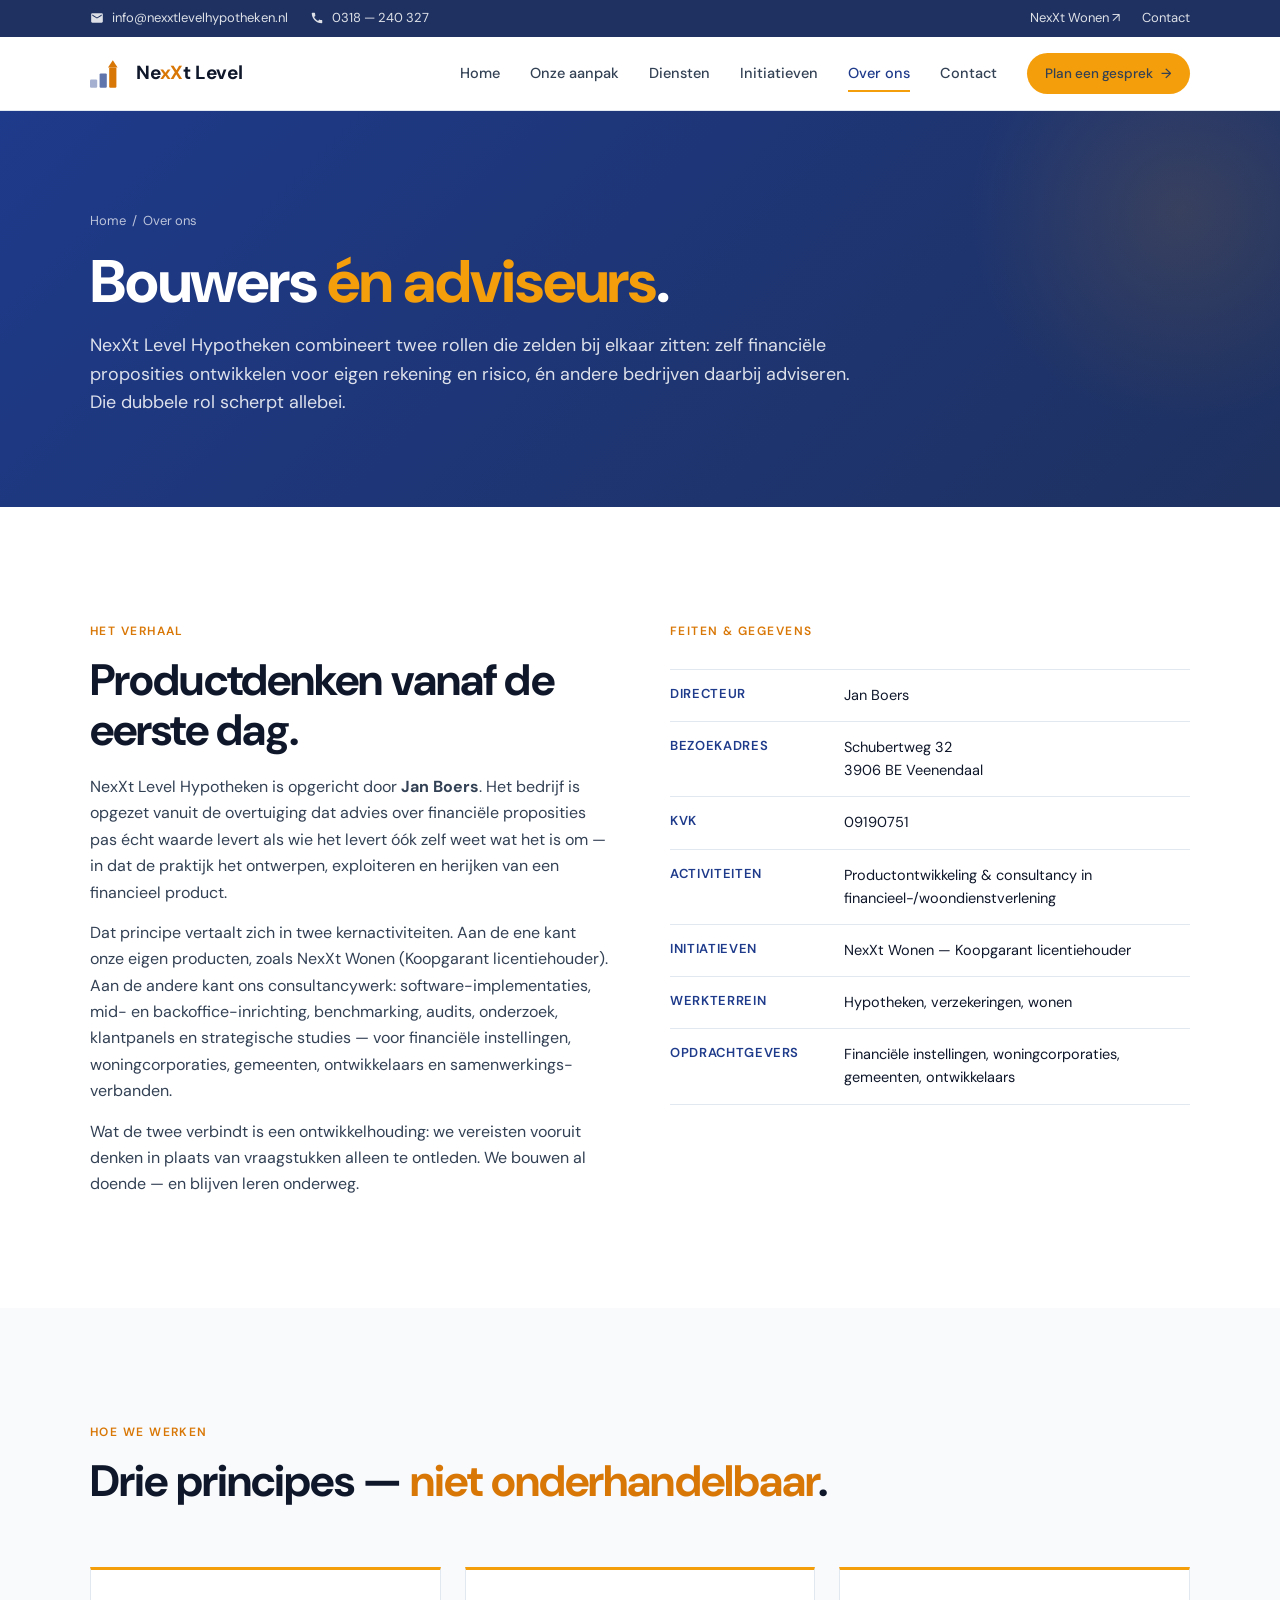
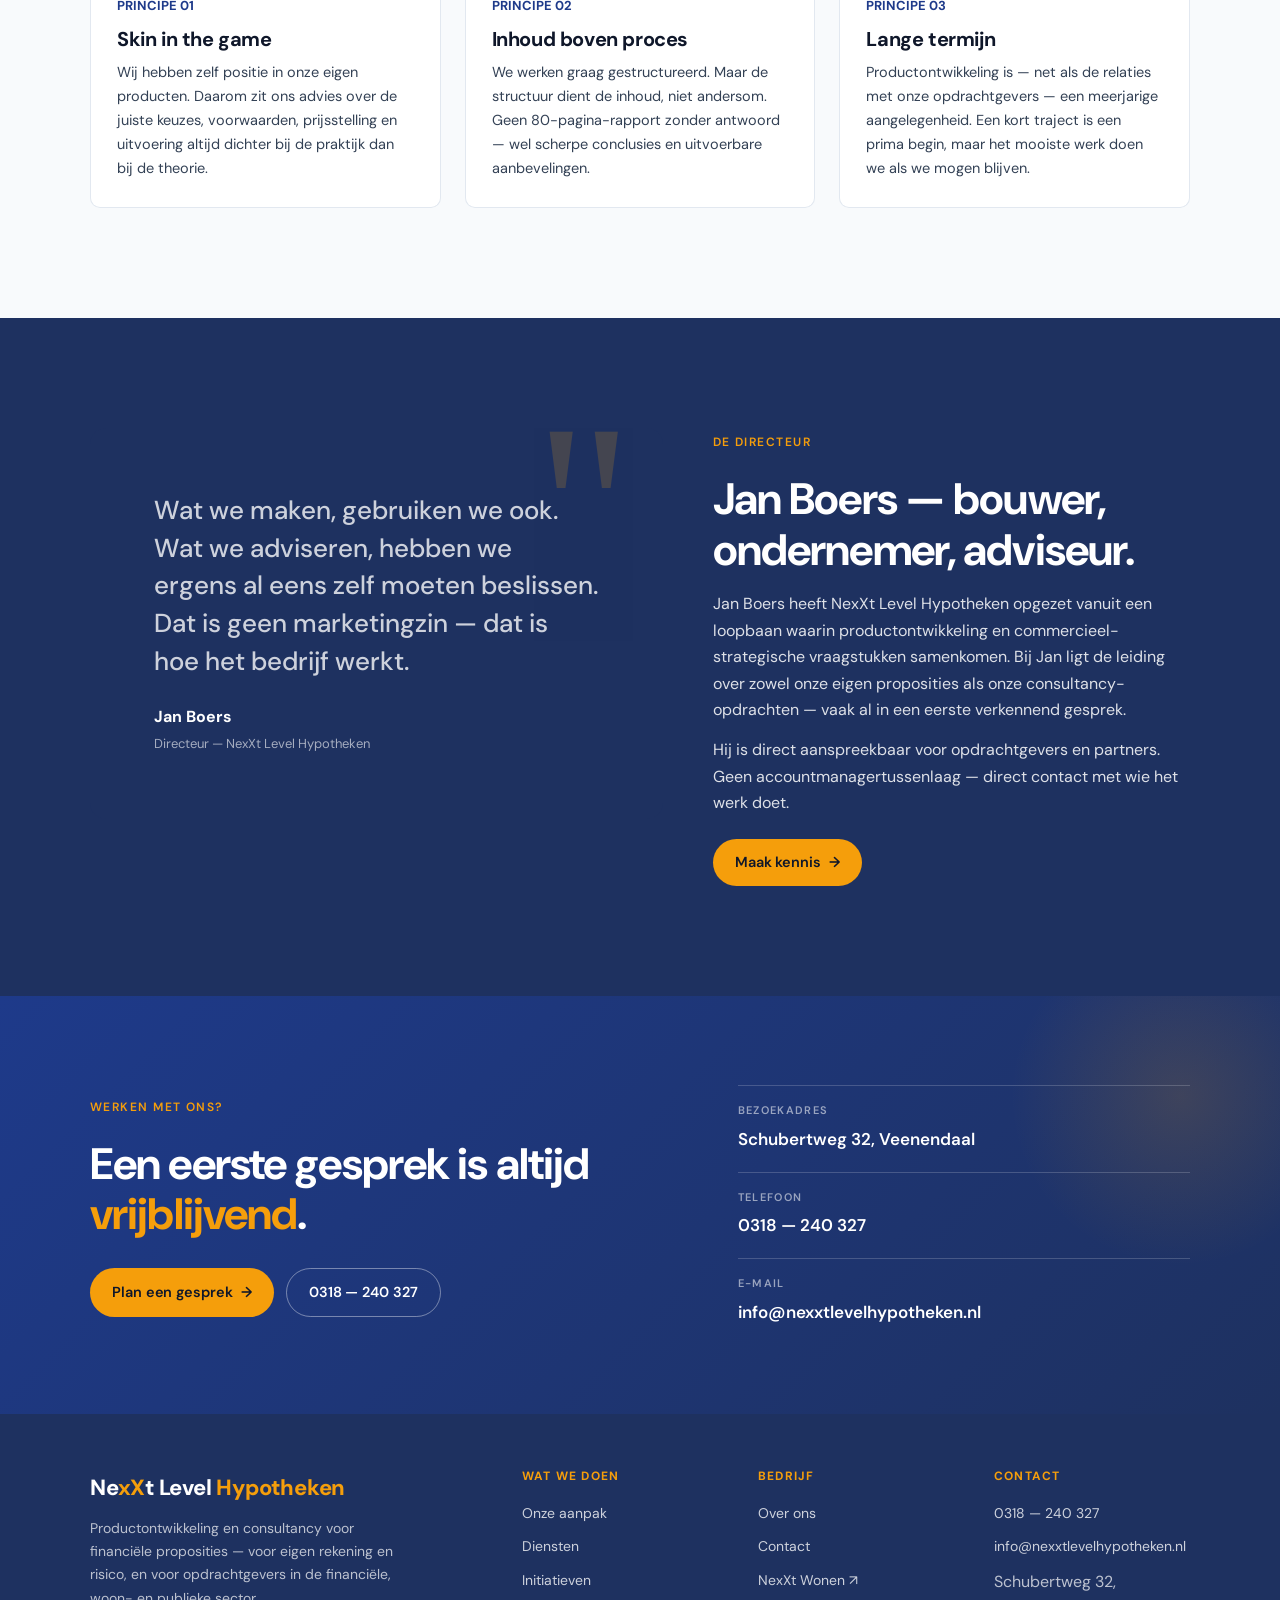
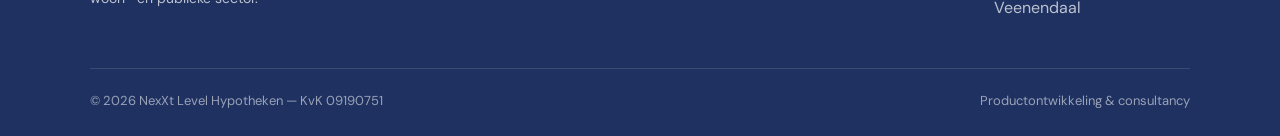
<file: over-ons.html>
<!doctype html>
<html lang="nl">
<head>
  <meta charset="utf-8" />
  <meta name="viewport" content="width=device-width, initial-scale=1" />
  <title>Over ons — NexXt Level Hypotheken</title>
  <meta name="description" content="NexXt Level Hypotheken in Veenendaal: een product­ontwikkelings- en consultancybedrijf voor financiële proposities, geleid door Jan Boers." />
  <meta name="theme-color" content="#1e3a8a" />
  <link rel="icon" type="image/svg+xml" href="assets/logo.svg" />
  <link rel="preconnect" href="https://fonts.googleapis.com" />
  <link rel="preconnect" href="https://fonts.gstatic.com" crossorigin />
  <link href="https://fonts.googleapis.com/css2?family=DM+Sans:opsz,wght@9..40,300;9..40,400;9..40,500;9..40,600;9..40,700;9..40,800&display=swap" rel="stylesheet" />
  <link rel="stylesheet" href="css/styles.css" />
</head>
<body>

  <div class="topbar">
    <div class="topbar-inner">
      <div class="topbar-left">
        <a class="topbar-item" href="mailto:info@nexxtlevelhypotheken.nl"><svg viewBox="0 0 24 24" fill="currentColor"><path d="M20 4H4c-1.1 0-2 .9-2 2v12c0 1.1.9 2 2 2h16c1.1 0 2-.9 2-2V6c0-1.1-.9-2-2-2zm0 4l-8 5-8-5V6l8 5 8-5v2z"/></svg> info@nexxtlevelhypotheken.nl</a>
        <a class="topbar-item" href="tel:+31318240327"><svg viewBox="0 0 24 24" fill="currentColor"><path d="M20.01 15.38c-1.23 0-2.42-.2-3.53-.56-.35-.12-.74-.03-1.01.24l-1.57 1.97c-2.83-1.35-5.48-3.9-6.89-6.83l1.95-1.66c.27-.28.35-.67.24-1.02-.37-1.11-.56-2.3-.56-3.53 0-.54-.45-.99-.99-.99H4.19C3.65 3 3 3.24 3 3.99 3 13.28 10.73 21 20.01 21c.71 0 .99-.63.99-1.18v-3.45c0-.54-.45-.99-.99-.99z"/></svg> 0318 — 240 327</a>
      </div>
      <div class="topbar-right">
        <a href="https://www.nexxtwonen.nl" target="_blank" rel="noopener">NexXt Wonen ↗</a>
        <a href="contact.html">Contact</a>
      </div>
    </div>
  </div>

  <header class="nav">
    <div class="nav-inner">
      <a class="nav-logo" href="index.html" aria-label="NexXt Level Hypotheken">
        <svg width="36" height="30" viewBox="0 0 60 50" aria-hidden="true">
          <rect x="0"  y="34" width="12" height="14" rx="2" fill="#1e3a8a" opacity="0.4"/>
          <rect x="16" y="24" width="12" height="24" rx="2" fill="#1e3a8a" opacity="0.7"/>
          <rect x="32" y="14" width="12" height="34" rx="2" fill="#d97706"/>
          <polygon points="30,14 38,2 46,14" fill="#d97706"/>
        </svg>
        <span class="nav-logo-text">Ne<span class="x-orange">xX</span>t Level</span>
      </a>
      <nav class="nav-links" aria-label="Hoofdnavigatie">
        <a href="index.html">Home</a>
        <a href="aanpak.html">Onze aanpak</a>
        <a href="diensten.html">Diensten</a>
        <a href="initiatieven.html">Initiatieven</a>
        <a href="over-ons.html">Over ons</a>
        <a href="contact.html">Contact</a>
        <a class="btn btn-orange" href="contact.html">Plan een gesprek <span class="arrow">→</span></a>
      </nav>
      <button class="nav-toggle" aria-label="Menu openen"><span></span><span></span><span></span></button>
    </div>
  </header>

  <section class="page-head">
    <div class="wrap">
      <div class="crumbs"><a href="index.html">Home</a> &nbsp;/&nbsp; Over ons</div>
      <h1>Bouwers <span class="accent">én adviseurs</span>.</h1>
      <p class="lead">NexXt Level Hypotheken combineert twee rollen die zelden bij elkaar zitten: zelf financiële proposities ontwikkelen voor eigen rekening en risico, én andere bedrijven daarbij adviseren. Die dubbele rol scherpt allebei.</p>
    </div>
  </section>

  <!-- Story + KvK feiten -->
  <section class="section">
    <div class="wrap">
      <div class="about-grid reveal">
        <div>
          <span class="eyebrow">Het verhaal</span>
          <h2 style="margin-bottom: 18px;">Productdenken vanaf de eerste dag.</h2>
          <p>NexXt Level Hypotheken is opgericht door <strong>Jan Boers</strong>. Het bedrijf is opgezet vanuit de overtuiging dat advies over financiële proposities pas écht waarde levert als wie het levert óók zelf weet wat het is om — in dat de praktijk het ontwerpen, exploiteren en herijken van een financieel product.</p>
          <p style="margin-top: 14px;">Dat principe vertaalt zich in twee kernactiviteiten. Aan de ene kant onze eigen producten, zoals NexXt Wonen (Koopgarant licentiehouder). Aan de andere kant ons consultancy­werk: software-implementaties, mid- en backoffice-inrichting, benchmarking, audits, onderzoek, klantpanels en strategische studies — voor financiële instellingen, woningcorporaties, gemeenten, ontwikkelaars en samenwerkings­verbanden.</p>
          <p style="margin-top: 14px;">Wat de twee verbindt is een ontwikkel­houding: we vereisten vooruit denken in plaats van vraagstukken alleen te ontleden. We bouwen al doende — en blijven leren onderweg.</p>
        </div>
        <div>
          <span class="eyebrow">Feiten &amp; gegevens</span>
          <ul class="info-list">
            <li><span class="lbl">Directeur</span><span>Jan Boers</span></li>
            <li><span class="lbl">Bezoekadres</span><span>Schubertweg 32<br/>3906 BE Veenendaal</span></li>
            <li><span class="lbl">KvK</span><span>09190751</span></li>
            <li><span class="lbl">Activiteiten</span><span>Productontwikkeling &amp; consultancy in financieel-/woondienst­verlening</span></li>
            <li><span class="lbl">Initiatieven</span><span>NexXt Wonen — Koopgarant licentiehouder</span></li>
            <li><span class="lbl">Werkterrein</span><span>Hypotheken, verzekeringen, wonen</span></li>
            <li><span class="lbl">Opdrachtgevers</span><span>Financiële instellingen, woningcorporaties, gemeenten, ontwikkelaars</span></li>
          </ul>
        </div>
      </div>
    </div>
  </section>

  <!-- Drie principes -->
  <section class="section tint">
    <div class="wrap">
      <div class="section-header reveal">
        <span class="eyebrow">Hoe we werken</span>
        <h2>Drie principes — <span class="accent">niet onderhandelbaar</span>.</h2>
      </div>

      <div class="values reveal">
        <article class="value-card">
          <div class="vnum">PRINCIPE 01</div>
          <h3>Skin in the game</h3>
          <p>Wij hebben zelf positie in onze eigen producten. Daarom zit ons advies over de juiste keuzes, voorwaarden, prijs­stelling en uitvoering altijd dichter bij de praktijk dan bij de theorie.</p>
        </article>
        <article class="value-card">
          <div class="vnum">PRINCIPE 02</div>
          <h3>Inhoud boven proces</h3>
          <p>We werken graag gestructureerd. Maar de structuur dient de inhoud, niet andersom. Geen 80-pagina-rapport zonder antwoord — wel scherpe conclusies en uitvoerbare aanbevelingen.</p>
        </article>
        <article class="value-card">
          <div class="vnum">PRINCIPE 03</div>
          <h3>Lange termijn</h3>
          <p>Productontwikkeling is — net als de relaties met onze opdrachtgevers — een meerjarige aangelegenheid. Een kort traject is een prima begin, maar het mooiste werk doen we als we mogen blijven.</p>
        </article>
      </div>
    </div>
  </section>

  <!-- Founder quote + Jan Boers -->
  <section class="section dark">
    <div class="wrap">
      <div class="founder-split reveal">
        <div>
          <div class="quote-block">
            <p class="quote-text">Wat we maken, gebruiken we ook. Wat we adviseren, hebben we ergens al eens zelf moeten beslissen. Dat is geen marketingzin — dat is hoe het bedrijf werkt.</p>
            <div class="quote-author">Jan Boers</div>
            <div class="quote-role">Directeur — NexXt Level Hypotheken</div>
          </div>
        </div>
        <div>
          <span class="eyebrow light">De directeur</span>
          <h2 style="color: var(--paper); margin-top: 8px; margin-bottom: 16px;">Jan Boers — bouwer, ondernemer, adviseur.</h2>
          <p style="color: rgba(255,255,255,0.85);">Jan Boers heeft NexXt Level Hypotheken opgezet vanuit een loopbaan waarin productontwikkeling en commercieel-strategische vraagstukken samenkomen. Bij Jan ligt de leiding over zowel onze eigen proposities als onze consultancy­opdrachten — vaak al in een eerste verkennend gesprek.</p>
          <p style="color: rgba(255,255,255,0.85); margin-top: 14px;">Hij is direct aanspreekbaar voor opdrachtgevers en partners. Geen accountmanager­tussenlaag — direct contact met wie het werk doet.</p>
          <a class="btn btn-orange" style="margin-top: 22px;" href="contact.html">Maak kennis <span class="arrow">→</span></a>
        </div>
      </div>
    </div>
  </section>

  <!-- CTA -->
  <section class="cta">
    <div class="wrap">
      <div class="cta-grid reveal">
        <div>
          <span class="eyebrow light">Werken met ons?</span>
          <h2 style="margin-top: 8px;">Een eerste gesprek is altijd <span class="accent">vrijblijvend</span>.</h2>
          <div style="display:flex; gap:12px; flex-wrap:wrap; margin-top: 28px;">
            <a class="btn btn-orange" href="contact.html">Plan een gesprek <span class="arrow">→</span></a>
            <a class="btn btn-ghost" href="tel:+31318240327">0318 — 240 327</a>
          </div>
        </div>
        <div class="cta-info">
          <div class="row"><span class="label">Bezoekadres</span><span class="value">Schubertweg 32, Veenendaal</span></div>
          <div class="row"><span class="label">Telefoon</span><a class="value" href="tel:+31318240327">0318 — 240 327</a></div>
          <div class="row"><span class="label">E-mail</span><a class="value" href="mailto:info@nexxtlevelhypotheken.nl">info@nexxtlevelhypotheken.nl</a></div>
        </div>
      </div>
    </div>
  </section>

  <footer class="foot">
    <div class="wrap">
      <div class="foot-grid">
        <div class="foot-col foot-brand-block">
          <span class="foot-logo">Ne<span class="x-orange">xX</span>t Level <span class="x-orange">Hypotheken</span></span>
          <p>Productontwikkeling en consultancy voor financiële proposities — voor eigen rekening en risico, en voor opdrachtgevers in de financiële, woon- en publieke sector.</p>
        </div>
        <div class="foot-col"><h4>Wat we doen</h4><ul><li><a href="aanpak.html">Onze aanpak</a></li><li><a href="diensten.html">Diensten</a></li><li><a href="initiatieven.html">Initiatieven</a></li></ul></div>
        <div class="foot-col"><h4>Bedrijf</h4><ul><li><a href="over-ons.html">Over ons</a></li><li><a href="contact.html">Contact</a></li><li><a href="https://www.nexxtwonen.nl" target="_blank" rel="noopener">NexXt Wonen ↗</a></li></ul></div>
        <div class="foot-col"><h4>Contact</h4><ul><li><a href="tel:+31318240327">0318 — 240 327</a></li><li><a href="mailto:info@nexxtlevelhypotheken.nl">info@nexxtlevelhypotheken.nl</a></li><li style="color: rgba(255,255,255,0.7); margin-top: 10px;">Schubertweg 32, Veenendaal</li></ul></div>
      </div>
      <div class="foot-bottom">
        <span>© <span id="year">2026</span> NexXt Level Hypotheken — KvK 09190751</span>
        <span>Productontwikkeling &amp; consultancy</span>
      </div>
    </div>
  </footer>

  <script src="js/script.js"></script>
</body>
</html>
</file>
<file: css/styles.css>
/* ============================================
   NexXt Level Hypotheken — Stylesheet
   Corporate financial — navy + orange + white
   ============================================ */

:root {
  /* Brand */
  --navy: #1e3a8a;
  --navy-deep: #1e3160;
  --navy-light: #2c4ba8;
  --navy-tint: #e0e7ff;
  --navy-bg: #f0f4ff;

  --orange: #f59e0b;
  --orange-deep: #d97706;
  --orange-light: #fef3c7;
  --orange-soft: #fffbeb;

  --paper: #ffffff;
  --paper-2: #f8fafc;
  --paper-3: #f1f5f9;
  --line: #e2e8f0;
  --line-strong: #cbd5e1;

  --ink: #0f172a;
  --ink-soft: #334155;
  --ink-muted: #475569;
  --muted: #64748b;

  --green-check: #10b981;

  --font: 'DM Sans', -apple-system, BlinkMacSystemFont, "Segoe UI", sans-serif;
  --font-display: 'DM Sans', -apple-system, BlinkMacSystemFont, sans-serif;
  --font-mono: 'JetBrains Mono', 'Courier New', monospace;

  --container: 1180px;
  --gutter: clamp(20px, 4vw, 40px);

  --radius: 10px;
  --radius-lg: 16px;
  --radius-pill: 999px;

  --ease: cubic-bezier(0.22, 1, 0.36, 1);
  --shadow-soft: 0 4px 18px rgba(15, 23, 42, 0.05);
  --shadow-card: 0 8px 30px rgba(15, 23, 42, 0.08);
}

/* ---------- Reset ---------- */
*, *::before, *::after { box-sizing: border-box; margin: 0; padding: 0; }
html { scroll-behavior: smooth; }
body {
  font-family: var(--font);
  font-size: 16px;
  line-height: 1.6;
  color: var(--ink);
  background: var(--paper);
  -webkit-font-smoothing: antialiased;
  -moz-osx-font-smoothing: grayscale;
  overflow-x: hidden;
}
img, svg { display: block; max-width: 100%; }
a { color: inherit; text-decoration: none; }
button { font: inherit; cursor: pointer; border: none; background: none; }
ul { list-style: none; }

.wrap {
  max-width: var(--container);
  margin: 0 auto;
  padding: 0 var(--gutter);
}

/* ---------- Typography ---------- */
h1, h2, h3, h4 {
  font-family: var(--font-display);
  font-weight: 700;
  line-height: 1.15;
  letter-spacing: -0.02em;
  color: var(--ink);
}
h1 { font-size: clamp(38px, 5.5vw, 60px); font-weight: 800; line-height: 1.08; }
h2 { font-size: clamp(30px, 4vw, 44px); font-weight: 700; }
h3 { font-size: clamp(20px, 2.2vw, 26px); font-weight: 700; }
h4 { font-size: 16px; font-weight: 600; }

.dark h1, .dark h2, .dark h3, .dark h4 { color: var(--paper); }

.accent { color: var(--orange-deep); }
.dark .accent { color: var(--orange); }

p { line-height: 1.65; max-width: 65ch; color: var(--ink-soft); }
.lead { font-size: clamp(17px, 1.4vw, 19px); line-height: 1.6; color: var(--ink-soft); }
.dark p, .dark .lead { color: rgba(255,255,255,0.8); }

.eyebrow {
  display: inline-block;
  font-size: 12px;
  font-weight: 600;
  letter-spacing: 0.12em;
  text-transform: uppercase;
  color: var(--orange-deep);
  margin-bottom: 14px;
}
.eyebrow.light { color: var(--orange); }

/* ---------- Top bar (slim info strip) ---------- */
.topbar {
  background: var(--navy-deep);
  color: rgba(255,255,255,0.85);
  font-size: 13px;
  padding: 8px 0;
}
.topbar-inner {
  max-width: var(--container);
  margin: 0 auto;
  padding: 0 var(--gutter);
  display: flex;
  justify-content: space-between;
  align-items: center;
  gap: 18px;
  flex-wrap: wrap;
}
.topbar-left, .topbar-right {
  display: flex;
  gap: 22px;
  align-items: center;
  flex-wrap: wrap;
}
.topbar a { color: inherit; transition: color .2s var(--ease); }
.topbar a:hover { color: var(--orange); }
.topbar-item { display: inline-flex; align-items: center; gap: 8px; }
.topbar-item svg { width: 14px; height: 14px; }

/* ---------- Navigation ---------- */
.nav {
  background: var(--paper);
  border-bottom: 1px solid var(--line);
  position: sticky;
  top: 0;
  z-index: 50;
}
.nav-inner {
  max-width: var(--container);
  margin: 0 auto;
  padding: 16px var(--gutter);
  display: flex;
  align-items: center;
  justify-content: space-between;
  gap: 20px;
}
.nav-logo {
  display: inline-flex;
  align-items: center;
  gap: 10px;
  font-family: var(--font-display);
  font-weight: 700;
  font-size: 19px;
  letter-spacing: -0.01em;
  color: var(--ink);
  white-space: nowrap;
}
.nav-logo .x-orange { color: var(--orange-deep); }

.nav-links {
  display: flex;
  align-items: center;
  gap: 30px;
}
.nav-links a {
  font-size: 14.5px;
  font-weight: 500;
  color: var(--ink-soft);
  position: relative;
  padding: 4px 0;
  transition: color .2s var(--ease);
}
.nav-links a:hover { color: var(--navy); }
.nav-links a.is-active { color: var(--navy); }
.nav-links a.is-active::after {
  content: '';
  position: absolute;
  left: 0; right: 0;
  bottom: -3px;
  height: 2px;
  background: var(--orange);
}
.nav-links .btn { padding: 10px 18px; font-size: 13.5px; }
.nav-links .btn .arrow { font-size: 13.5px; }

.btn {
  display: inline-flex;
  align-items: center;
  justify-content: center;
  gap: 8px;
  font-size: 14.5px;
  font-weight: 600;
  letter-spacing: -0.005em;
  padding: 12px 22px;
  border-radius: var(--radius-pill);
  transition: transform .2s var(--ease), background .2s var(--ease), color .2s var(--ease), box-shadow .2s var(--ease);
  cursor: pointer;
  border: none;
  white-space: nowrap;
}
.btn-orange {
  background: var(--orange);
  color: var(--ink);
}
.btn-orange:hover { background: var(--orange-deep); color: var(--paper); transform: translateY(-1px); }
.btn-navy {
  background: var(--navy);
  color: var(--paper);
}
.btn-navy:hover { background: var(--navy-deep); transform: translateY(-1px); }
.btn-ghost {
  background: transparent;
  color: var(--paper);
  border: 1.5px solid rgba(255,255,255,0.4);
}
.btn-ghost:hover { background: var(--paper); color: var(--navy); border-color: var(--paper); }
.btn-ghost-dark {
  background: transparent;
  color: var(--ink);
  border: 1.5px solid var(--line-strong);
}
.btn-ghost-dark:hover { background: var(--ink); color: var(--paper); border-color: var(--ink); }
.btn .arrow { transition: transform .2s var(--ease); }
.btn:hover .arrow { transform: translateX(3px); }

.nav-toggle { display: none; }

/* ---------- Hero ---------- */
.hero {
  background: linear-gradient(135deg, var(--navy) 0%, var(--navy-deep) 100%);
  color: var(--paper);
  padding: clamp(60px, 8vw, 110px) 0 clamp(70px, 9vw, 120px);
  position: relative;
  overflow: hidden;
}
.hero::before {
  content: '';
  position: absolute;
  top: -200px;
  right: -200px;
  width: 600px;
  height: 600px;
  background: radial-gradient(circle, rgba(245,158,11,0.12), transparent 60%);
  pointer-events: none;
}
.hero::after {
  content: '';
  position: absolute;
  bottom: -150px;
  left: -150px;
  width: 400px;
  height: 400px;
  background: radial-gradient(circle, rgba(255,255,255,0.04), transparent 60%);
  pointer-events: none;
}
.hero-inner {
  max-width: 800px;
  position: relative;
  z-index: 1;
}
.hero .eyebrow {
  color: var(--orange);
  background: rgba(245,158,11,0.12);
  padding: 6px 14px;
  border-radius: var(--radius-pill);
  border: 1px solid rgba(245,158,11,0.25);
  margin-bottom: 24px;
}
.hero h1 {
  color: var(--paper);
  margin-bottom: 22px;
  letter-spacing: -0.025em;
}
.hero h1 .accent { color: var(--orange); }
.hero p.lead {
  color: rgba(255,255,255,0.85);
  max-width: 60ch;
  margin-bottom: 36px;
  font-size: clamp(17px, 1.5vw, 20px);
}
.hero-cta {
  display: flex;
  gap: 14px;
  flex-wrap: wrap;
  align-items: center;
}

/* ---------- Sections ---------- */
.section {
  padding: clamp(70px, 9vw, 110px) 0;
}
.section.tint { background: var(--paper-2); }
.section.tint-blue { background: var(--navy-bg); }
.section.dark {
  background: var(--navy-deep);
  color: var(--paper);
}
.section.dark p { color: rgba(255,255,255,0.78); }

.section-header {
  max-width: 740px;
  margin-bottom: clamp(40px, 5vw, 60px);
}
.section-header.center { margin-left: auto; margin-right: auto; text-align: center; }
.section-header h2 { margin-bottom: 14px; }

/* ---------- Numbered approach cards (3 cards, big numbers) ---------- */
.numbered-cards {
  display: grid;
  grid-template-columns: repeat(3, 1fr);
  gap: 22px;
}
.num-card {
  background: var(--paper);
  border: 1px solid var(--line);
  border-radius: var(--radius);
  padding: 32px 30px;
  transition: transform .25s var(--ease), border-color .25s var(--ease), box-shadow .25s var(--ease);
}
.num-card:hover {
  transform: translateY(-3px);
  border-color: var(--navy-light);
  box-shadow: var(--shadow-card);
}
.num-card .num {
  font-size: 44px;
  font-weight: 300;
  color: var(--navy-light);
  line-height: 1;
  letter-spacing: -0.04em;
  margin-bottom: 18px;
  display: block;
  font-feature-settings: "tnum";
}
.num-card h3 {
  color: var(--orange-deep);
  font-size: 20px;
  font-weight: 700;
  margin-bottom: 10px;
}
.num-card p {
  font-size: 14.5px;
  line-height: 1.6;
  color: var(--ink-soft);
}

/* ---------- Project types grid (variety section) ---------- */
.projects-grid {
  display: grid;
  grid-template-columns: repeat(3, 1fr);
  gap: 18px;
}
.project-tile {
  background: var(--paper);
  border: 1px solid var(--line);
  border-radius: var(--radius);
  padding: 26px 24px;
  transition: border-color .2s var(--ease), transform .2s var(--ease);
  display: flex;
  flex-direction: column;
  gap: 12px;
}
.project-tile:hover { border-color: var(--orange); transform: translateY(-2px); }
.project-tile .tile-icon {
  width: 40px;
  height: 40px;
  border-radius: 8px;
  background: var(--navy-tint);
  color: var(--navy);
  display: inline-flex;
  align-items: center;
  justify-content: center;
}
.project-tile .tile-icon svg { width: 20px; height: 20px; }
.project-tile h4 {
  color: var(--ink);
  font-weight: 700;
  font-size: 16px;
}
.project-tile p {
  font-size: 14px;
  color: var(--ink-soft);
}

/* ---------- Article / methodology card row ---------- */
.article-row {
  display: grid;
  grid-template-columns: repeat(2, 1fr);
  gap: 24px;
}
.article-card {
  background: var(--paper);
  border: 1px solid var(--line);
  border-radius: var(--radius);
  overflow: hidden;
  display: flex;
  flex-direction: column;
  transition: border-color .25s var(--ease), box-shadow .25s var(--ease);
}
.article-card:hover { border-color: var(--navy-light); box-shadow: var(--shadow-card); }
.article-card .top-band {
  background: linear-gradient(135deg, var(--navy) 0%, var(--navy-deep) 100%);
  color: var(--paper);
  padding: 24px 28px;
  position: relative;
  overflow: hidden;
}
.article-card .top-band::before {
  content: '';
  position: absolute;
  top: -40px;
  right: -40px;
  width: 160px;
  height: 160px;
  background: radial-gradient(circle, rgba(245,158,11,0.18), transparent 60%);
}
.article-card .badge {
  display: inline-block;
  background: var(--orange);
  color: var(--ink);
  font-size: 11px;
  font-weight: 700;
  letter-spacing: 0.1em;
  text-transform: uppercase;
  padding: 4px 10px;
  border-radius: 4px;
  margin-bottom: 14px;
  position: relative;
}
.article-card .top-band h3 {
  color: var(--paper);
  font-size: 22px;
  position: relative;
  margin-bottom: 4px;
}
.article-card .top-band .subtitle {
  color: rgba(255,255,255,0.75);
  font-size: 14px;
  position: relative;
}
.article-card .body {
  padding: 28px;
  flex: 1;
  display: flex;
  flex-direction: column;
}
.article-card .body p {
  font-size: 15px;
  margin-bottom: 18px;
}
.article-card .read-link {
  margin-top: auto;
  display: inline-flex;
  align-items: center;
  gap: 8px;
  font-weight: 600;
  font-size: 14.5px;
  color: var(--navy);
  border-bottom: 1px solid currentColor;
  align-self: flex-start;
  padding-bottom: 2px;
  transition: gap .2s var(--ease);
}
.article-card .read-link:hover { gap: 14px; }

/* ---------- Step accordion (numbered phases) ---------- */
.steps {
  display: grid;
  gap: 14px;
}
.step {
  background: var(--paper);
  border: 1px solid var(--line);
  border-radius: var(--radius);
  overflow: hidden;
  transition: border-color .2s var(--ease);
}
.step:hover { border-color: var(--navy-light); }
.step-head {
  display: grid;
  grid-template-columns: 60px 1fr auto;
  gap: 18px;
  align-items: center;
  padding: 22px 28px;
  cursor: pointer;
  user-select: none;
}
.step-num {
  width: 40px;
  height: 40px;
  border-radius: 999px;
  background: var(--orange);
  color: var(--ink);
  font-weight: 800;
  display: inline-flex;
  align-items: center;
  justify-content: center;
  font-size: 16px;
  flex-shrink: 0;
}
.step-title {
  font-size: 18px;
  font-weight: 700;
  color: var(--ink);
}
.step-toggle {
  width: 32px;
  height: 32px;
  border-radius: 999px;
  background: var(--navy-tint);
  color: var(--navy);
  display: inline-flex;
  align-items: center;
  justify-content: center;
  transition: transform .25s var(--ease), background .2s var(--ease);
  flex-shrink: 0;
}
.step.is-open .step-toggle { transform: rotate(45deg); background: var(--orange); color: var(--ink); }
.step-body {
  max-height: 0;
  overflow: hidden;
  transition: max-height .35s var(--ease);
}
.step.is-open .step-body { max-height: 800px; }
.step-body-inner {
  padding: 0 28px 26px 88px;
  border-top: 1px solid var(--line);
  padding-top: 18px;
}
.step-body-inner p { font-size: 15px; margin-bottom: 14px; }
.step-body-inner ul {
  margin-top: 8px;
}
.step-body-inner ul li {
  padding: 8px 0 8px 26px;
  position: relative;
  font-size: 14.5px;
  color: var(--ink-soft);
}
.step-body-inner ul li::before {
  content: '';
  position: absolute;
  left: 4px;
  top: 16px;
  width: 6px;
  height: 6px;
  border-radius: 999px;
  background: var(--orange);
}
.step-body-inner strong { color: var(--ink); font-weight: 600; }

/* ---------- Info card (AFM/POG style — 2-col with logo + text) ---------- */
.info-card {
  display: grid;
  grid-template-columns: 1fr 2fr;
  gap: 40px;
  align-items: center;
  background: var(--paper);
  border: 1px solid var(--line);
  border-radius: var(--radius-lg);
  padding: 40px;
}
.info-card-visual {
  background: var(--navy-bg);
  border-radius: var(--radius);
  padding: 48px;
  display: flex;
  flex-direction: column;
  align-items: center;
  justify-content: center;
  gap: 14px;
  min-height: 200px;
}
.info-card-visual .icon-wrap {
  width: 64px;
  height: 64px;
  border-radius: 999px;
  background: var(--paper);
  border: 2px solid var(--navy-light);
  display: inline-flex;
  align-items: center;
  justify-content: center;
  color: var(--navy);
}
.info-card-visual .icon-wrap svg { width: 32px; height: 32px; }
.info-card-visual .label {
  font-size: 13px;
  font-weight: 700;
  letter-spacing: 0.1em;
  text-transform: uppercase;
  color: var(--navy);
}
.info-card-content h3 { margin-bottom: 14px; }
.info-card-content p { margin-bottom: 14px; font-size: 15.5px; }

/* ---------- Initiative spotlight (NexXt Wonen) ---------- */
.spotlight {
  background: var(--paper);
  border: 1px solid var(--line);
  border-radius: var(--radius-lg);
  overflow: hidden;
  display: grid;
  grid-template-columns: 1.1fr 1fr;
  align-items: stretch;
  box-shadow: var(--shadow-card);
}
.spotlight-content {
  padding: 48px;
  display: flex;
  flex-direction: column;
  justify-content: center;
}
.spotlight-content .badge {
  display: inline-block;
  background: var(--orange-light);
  color: var(--orange-deep);
  font-size: 12px;
  font-weight: 700;
  letter-spacing: 0.08em;
  text-transform: uppercase;
  padding: 5px 12px;
  border-radius: var(--radius-pill);
  margin-bottom: 16px;
  align-self: flex-start;
}
.spotlight-content h2 { margin-bottom: 14px; font-size: clamp(28px, 3.5vw, 38px); }
.spotlight-content p { margin-bottom: 20px; font-size: 16px; }
.spotlight-targets {
  display: grid;
  grid-template-columns: 1fr 1fr;
  gap: 12px;
  margin: 8px 0 24px;
}
.spotlight-target {
  padding: 14px 16px;
  border: 1px solid var(--line);
  border-radius: 8px;
  font-size: 13.5px;
  background: var(--paper-2);
}
.spotlight-target strong { display: block; color: var(--navy); margin-bottom: 2px; font-size: 14px; }
.spotlight-target span { color: var(--ink-soft); }
.spotlight-cta { display: flex; gap: 12px; flex-wrap: wrap; }

.spotlight-visual {
  background: linear-gradient(160deg, var(--navy) 0%, var(--navy-deep) 100%);
  position: relative;
  overflow: hidden;
  display: flex;
  align-items: center;
  justify-content: center;
  padding: 30px;
  min-height: 380px;
}

/* ---------- Founder split (homepage + over-ons) ---------- */
.founder-split {
  display: grid;
  grid-template-columns: 1.2fr 1fr;
  gap: 50px;
  align-items: start;
}
@media (max-width: 980px) {
  .founder-split { grid-template-columns: 1fr; gap: 36px; }
}

/* ---------- Quote / founder ---------- */
.quote-block {
  background: var(--navy-deep);
  color: var(--paper);
  border-radius: var(--radius-lg);
  padding: clamp(40px, 5vw, 70px);
  position: relative;
  overflow: hidden;
}
.quote-block::before {
  content: '"';
  position: absolute;
  top: -40px;
  right: 30px;
  font-size: 240px;
  color: var(--orange);
  opacity: 0.18;
  line-height: 1;
  font-family: Georgia, serif;
}
.quote-block .quote-text {
  font-size: clamp(20px, 2.2vw, 26px);
  line-height: 1.45;
  font-weight: 500;
  margin-bottom: 24px;
  position: relative;
  max-width: 50ch;
}
.quote-block .quote-author {
  font-weight: 700;
  font-size: 16px;
  position: relative;
}
.quote-block .quote-role {
  font-size: 13px;
  color: rgba(255,255,255,0.6);
  margin-top: 4px;
  position: relative;
}

/* ---------- Stats strip (dark) ---------- */
.stats-strip {
  display: grid;
  grid-template-columns: repeat(4, 1fr);
  border-top: 1px solid rgba(255,255,255,0.12);
  border-bottom: 1px solid rgba(255,255,255,0.12);
  margin-top: 50px;
}
.stat-item {
  padding: 32px 24px;
  border-right: 1px solid rgba(255,255,255,0.12);
}
.stat-item:last-child { border-right: none; }
.stat-num {
  font-size: clamp(36px, 4vw, 50px);
  font-weight: 800;
  color: var(--orange);
  line-height: 1;
  margin-bottom: 8px;
  letter-spacing: -0.02em;
}
.stat-label {
  font-size: 12px;
  font-weight: 600;
  letter-spacing: 0.1em;
  text-transform: uppercase;
  color: rgba(255,255,255,0.65);
}

/* ---------- CTA section ---------- */
.cta {
  background: linear-gradient(135deg, var(--navy) 0%, var(--navy-deep) 100%);
  color: var(--paper);
  padding: clamp(60px, 7vw, 90px) 0;
  position: relative;
  overflow: hidden;
}
.cta::before {
  content: '';
  position: absolute;
  top: -100px;
  right: -100px;
  width: 400px;
  height: 400px;
  background: radial-gradient(circle, rgba(245,158,11,0.15), transparent 60%);
  pointer-events: none;
}
.cta-grid {
  display: grid;
  grid-template-columns: 1.3fr 1fr;
  gap: 60px;
  align-items: center;
  position: relative;
  z-index: 1;
}
.cta h2 { color: var(--paper); }
.cta h2 .accent { color: var(--orange); }
.cta-info {
  display: grid;
  gap: 20px;
}
.cta-info .row { border-top: 1px solid rgba(255,255,255,0.18); padding-top: 16px; }
.cta-info .label {
  display: block;
  font-size: 11px;
  font-weight: 600;
  letter-spacing: 0.12em;
  text-transform: uppercase;
  color: rgba(255,255,255,0.55);
  margin-bottom: 8px;
}
.cta-info .value { display: block; font-size: 17px; font-weight: 600; color: var(--paper); line-height: 1.4; }
.cta-info a.value { transition: color .2s var(--ease); }
.cta-info a.value:hover { color: var(--orange); }

/* ---------- Footer ---------- */
.foot {
  background: var(--navy-deep);
  color: var(--paper);
  padding: 56px 0 24px;
}
.foot-grid {
  display: grid;
  grid-template-columns: 2fr 1fr 1fr 1fr;
  gap: 40px;
  margin-bottom: 40px;
}
.foot-brand-block .foot-logo {
  font-size: 22px;
  font-weight: 800;
  letter-spacing: -0.01em;
  margin-bottom: 12px;
  display: inline-block;
}
.foot-brand-block .foot-logo .x-orange { color: var(--orange); }
.foot-brand-block p {
  font-size: 14px;
  color: rgba(255,255,255,0.7);
  max-width: 32ch;
}
.foot-col h4 {
  font-size: 12px;
  font-weight: 700;
  letter-spacing: 0.1em;
  text-transform: uppercase;
  color: var(--orange);
  margin-bottom: 16px;
}
.foot-col li { margin-bottom: 8px; }
.foot-col a {
  font-size: 14px;
  color: rgba(255,255,255,0.78);
  transition: color .2s var(--ease);
}
.foot-col a:hover { color: var(--orange); }
.foot-bottom {
  border-top: 1px solid rgba(255,255,255,0.12);
  padding-top: 22px;
  display: flex;
  justify-content: space-between;
  font-size: 13px;
  color: rgba(255,255,255,0.55);
  flex-wrap: wrap;
  gap: 14px;
}

/* ---------- Page header (subpages) ---------- */
.page-head {
  background: linear-gradient(135deg, var(--navy) 0%, var(--navy-deep) 100%);
  color: var(--paper);
  padding: clamp(60px, 8vw, 100px) 0 clamp(60px, 7vw, 90px);
  position: relative;
  overflow: hidden;
}
.page-head::before {
  content: '';
  position: absolute;
  top: -150px;
  right: -150px;
  width: 500px;
  height: 500px;
  background: radial-gradient(circle, rgba(245,158,11,0.12), transparent 60%);
  pointer-events: none;
}
.page-head .crumbs {
  font-size: 13px;
  color: rgba(255,255,255,0.7);
  margin-bottom: 18px;
  position: relative;
}
.page-head .crumbs a:hover { color: var(--orange); }
.page-head h1 {
  color: var(--paper);
  margin-bottom: 16px;
  position: relative;
  max-width: 16ch;
}
.page-head h1 .accent { color: var(--orange); }
.page-head .lead {
  color: rgba(255,255,255,0.85);
  max-width: 65ch;
  position: relative;
}

/* ---------- Two-column block (text + sidebar) ---------- */
.two-col {
  display: grid;
  grid-template-columns: 1fr 1.4fr;
  gap: 70px;
  align-items: start;
}
.two-col .left h2 { font-size: clamp(28px, 3.4vw, 38px); margin-bottom: 14px; }
.two-col .left .num-prefix {
  display: inline-block;
  background: var(--orange-light);
  color: var(--orange-deep);
  padding: 4px 12px;
  border-radius: var(--radius-pill);
  font-size: 12px;
  font-weight: 700;
  letter-spacing: 0.08em;
  text-transform: uppercase;
  margin-bottom: 16px;
}
.two-col .right p { margin-bottom: 16px; font-size: 16px; }

/* ---------- Bullets ---------- */
.tick-list {
  margin-top: 14px;
  display: grid;
  gap: 10px;
}
.tick-list li {
  padding: 10px 0 10px 30px;
  position: relative;
  font-size: 15px;
  color: var(--ink-soft);
  border-bottom: 1px solid var(--line);
}
.tick-list li:last-child { border-bottom: none; }
.tick-list li::before {
  content: '';
  position: absolute;
  left: 0;
  top: 14px;
  width: 16px;
  height: 16px;
  background-color: var(--green-check);
  -webkit-mask: url("data:image/svg+xml;utf8,<svg xmlns='http://www.w3.org/2000/svg' viewBox='0 0 24 24'><path d='M9 16.17L4.83 12l-1.42 1.41L9 19 21 7l-1.41-1.41z' fill='black'/></svg>") no-repeat center / contain;
          mask: url("data:image/svg+xml;utf8,<svg xmlns='http://www.w3.org/2000/svg' viewBox='0 0 24 24'><path d='M9 16.17L4.83 12l-1.42 1.41L9 19 21 7l-1.41-1.41z' fill='black'/></svg>") no-repeat center / contain;
}
.tick-list li strong { color: var(--ink); font-weight: 600; display: block; margin-bottom: 2px; }

/* ---------- About / values ---------- */
.values {
  display: grid;
  grid-template-columns: repeat(3, 1fr);
  gap: 24px;
}
.value-card {
  border-top: 3px solid var(--orange);
  padding: 26px 26px;
  background: var(--paper);
  border-radius: 0 0 var(--radius) var(--radius);
  border-right: 1px solid var(--line);
  border-bottom: 1px solid var(--line);
  border-left: 1px solid var(--line);
}
.value-card .vnum {
  font-size: 13px;
  font-weight: 700;
  color: var(--navy);
  margin-bottom: 12px;
}
.value-card h3 { font-size: 20px; margin-bottom: 10px; }
.value-card p { font-size: 14.5px; color: var(--ink-soft); }

/* ---------- Contact form ---------- */
.contact-grid {
  display: grid;
  grid-template-columns: 1fr 1.2fr;
  gap: 60px;
  align-items: start;
}
.contact-info-list { display: grid; gap: 24px; }
.contact-info-list .row { border-top: 1px solid var(--line); padding-top: 16px; }
.contact-info-list .label {
  display: block;
  font-size: 11px;
  font-weight: 600;
  letter-spacing: 0.12em;
  text-transform: uppercase;
  color: var(--navy);
  margin-bottom: 8px;
}
.contact-info-list .value { display: block; font-size: 17px; font-weight: 600; color: var(--ink); line-height: 1.4; }
.contact-info-list a.value:hover { color: var(--orange-deep); }

.contact-form-card {
  background: var(--paper);
  border: 1px solid var(--line);
  border-radius: var(--radius-lg);
  padding: 36px;
  box-shadow: var(--shadow-soft);
}
.contact-form-card h3 { color: var(--navy); margin-bottom: 22px; }
.form-row { margin-bottom: 18px; }
.form-row label {
  display: block;
  font-size: 12px;
  font-weight: 600;
  letter-spacing: 0.06em;
  text-transform: uppercase;
  color: var(--ink-muted);
  margin-bottom: 7px;
}
.form-row input,
.form-row select,
.form-row textarea {
  width: 100%;
  background: var(--paper-2);
  border: 1px solid var(--line);
  border-radius: 8px;
  padding: 12px 14px;
  color: var(--ink);
  font-family: var(--font);
  font-size: 15px;
  transition: border-color .2s var(--ease), background .2s var(--ease);
}
.form-row input:focus,
.form-row select:focus,
.form-row textarea:focus {
  outline: none;
  border-color: var(--navy);
  background: var(--paper);
}
.form-row textarea { resize: vertical; min-height: 110px; }
.form-submit {
  background: var(--orange);
  color: var(--ink);
  padding: 13px 26px;
  border-radius: var(--radius-pill);
  font-weight: 700;
  font-size: 15px;
  cursor: pointer;
  transition: background .2s var(--ease), color .2s var(--ease), transform .2s var(--ease);
  margin-top: 6px;
  display: inline-flex;
  align-items: center;
  gap: 8px;
}
.form-submit:hover { background: var(--orange-deep); color: var(--paper); transform: translateY(-1px); }
.form-note { font-size: 12.5px; color: var(--muted); margin-top: 14px; }

.map-wrap {
  height: 380px;
  border-radius: var(--radius);
  overflow: hidden;
  border: 1px solid var(--line);
}
.map-wrap iframe { width: 100%; height: 100%; border: 0; }

/* ---------- About grid ---------- */
.about-grid {
  display: grid;
  grid-template-columns: 1fr 1fr;
  gap: 60px;
  align-items: start;
}
.about-grid .info-list {
  margin-top: 14px;
  border-top: 1px solid var(--line);
}
.about-grid .info-list li {
  display: grid;
  grid-template-columns: 160px 1fr;
  padding: 14px 0;
  border-bottom: 1px solid var(--line);
  font-size: 14.5px;
  gap: 14px;
}
.about-grid .info-list .lbl {
  font-weight: 600;
  color: var(--navy);
  font-size: 13px;
  letter-spacing: 0.05em;
  text-transform: uppercase;
}

/* ---------- Reveal animation ---------- */
.reveal { opacity: 0; transform: translateY(24px); transition: opacity .7s var(--ease), transform .7s var(--ease); }
.reveal.in { opacity: 1; transform: translateY(0); }
.no-js .reveal,
@media (prefers-reduced-motion: reduce) {
  .reveal { opacity: 1; transform: none; transition: none; }
}

/* ---------- Responsive ---------- */
@media (max-width: 980px) {
  .numbered-cards { grid-template-columns: 1fr; }
  .projects-grid { grid-template-columns: repeat(2, 1fr); }
  .article-row { grid-template-columns: 1fr; }
  .info-card { grid-template-columns: 1fr; gap: 24px; padding: 28px; }
  .info-card-visual { padding: 32px; min-height: 160px; }
  .spotlight { grid-template-columns: 1fr; }
  .spotlight-visual { min-height: 280px; }
  .spotlight-content { padding: 36px 28px; }
  .stats-strip { grid-template-columns: repeat(2, 1fr); }
  .stat-item:nth-child(2) { border-right: none; }
  .stat-item:nth-child(1), .stat-item:nth-child(2) { border-bottom: 1px solid rgba(255,255,255,0.12); }
  .cta-grid { grid-template-columns: 1fr; gap: 40px; }
  .two-col { grid-template-columns: 1fr; gap: 30px; }
  .values { grid-template-columns: 1fr; }
  .contact-grid { grid-template-columns: 1fr; gap: 36px; }
  .about-grid { grid-template-columns: 1fr; gap: 32px; }
  .about-grid .info-list li { grid-template-columns: 130px 1fr; }
  .foot-grid { grid-template-columns: 1fr 1fr; gap: 30px; }
}

@media (max-width: 720px) {
  .topbar-left { width: 100%; justify-content: flex-start; gap: 16px; }
  .topbar-right { display: none; }
  .nav-links {
    display: none;
    position: absolute;
    top: 100%;
    left: 0;
    right: 0;
    background: var(--paper);
    flex-direction: column;
    padding: 22px var(--gutter);
    gap: 14px;
    border-bottom: 1px solid var(--line);
    align-items: flex-start;
    box-shadow: var(--shadow-card);
  }
  .nav-links.is-open { display: flex; }
  .nav-toggle { display: flex; flex-direction: column; gap: 5px; padding: 8px; }
  .nav-toggle span { width: 22px; height: 2px; background: var(--ink); border-radius: 2px; transition: transform .25s var(--ease); }
  .nav-toggle.is-open span:nth-child(1) { transform: translateY(7px) rotate(45deg); }
  .nav-toggle.is-open span:nth-child(2) { opacity: 0; }
  .nav-toggle.is-open span:nth-child(3) { transform: translateY(-7px) rotate(-45deg); }

  :root { --gutter: 18px; }
  .projects-grid { grid-template-columns: 1fr; }
  .stats-strip { grid-template-columns: 1fr; }
  .stat-item {
    border-right: none;
    border-bottom: 1px solid rgba(255,255,255,0.12);
  }
  .stat-item:last-child { border-bottom: none; }
  .foot-grid { grid-template-columns: 1fr; gap: 28px; }
  .foot-bottom { flex-direction: column; align-items: flex-start; gap: 10px; }
  .spotlight-targets { grid-template-columns: 1fr; }
  .step-head { grid-template-columns: 50px 1fr auto; gap: 14px; padding: 18px 22px; }
  .step-num { width: 36px; height: 36px; font-size: 15px; }
  .step-title { font-size: 16px; }
  .step-body-inner { padding: 18px 22px 22px 70px; }
  .contact-form-card { padding: 26px 22px; }
  .quote-block::before { font-size: 160px; right: 14px; top: -20px; }

  .section-header { margin-bottom: 32px; }
  .section { padding: 56px 0; }

  .cta { padding: 56px 0; }

  .about-grid .info-list li { grid-template-columns: 1fr; gap: 4px; }
  .about-grid .info-list .lbl { margin-bottom: 0; }
}
</file>
